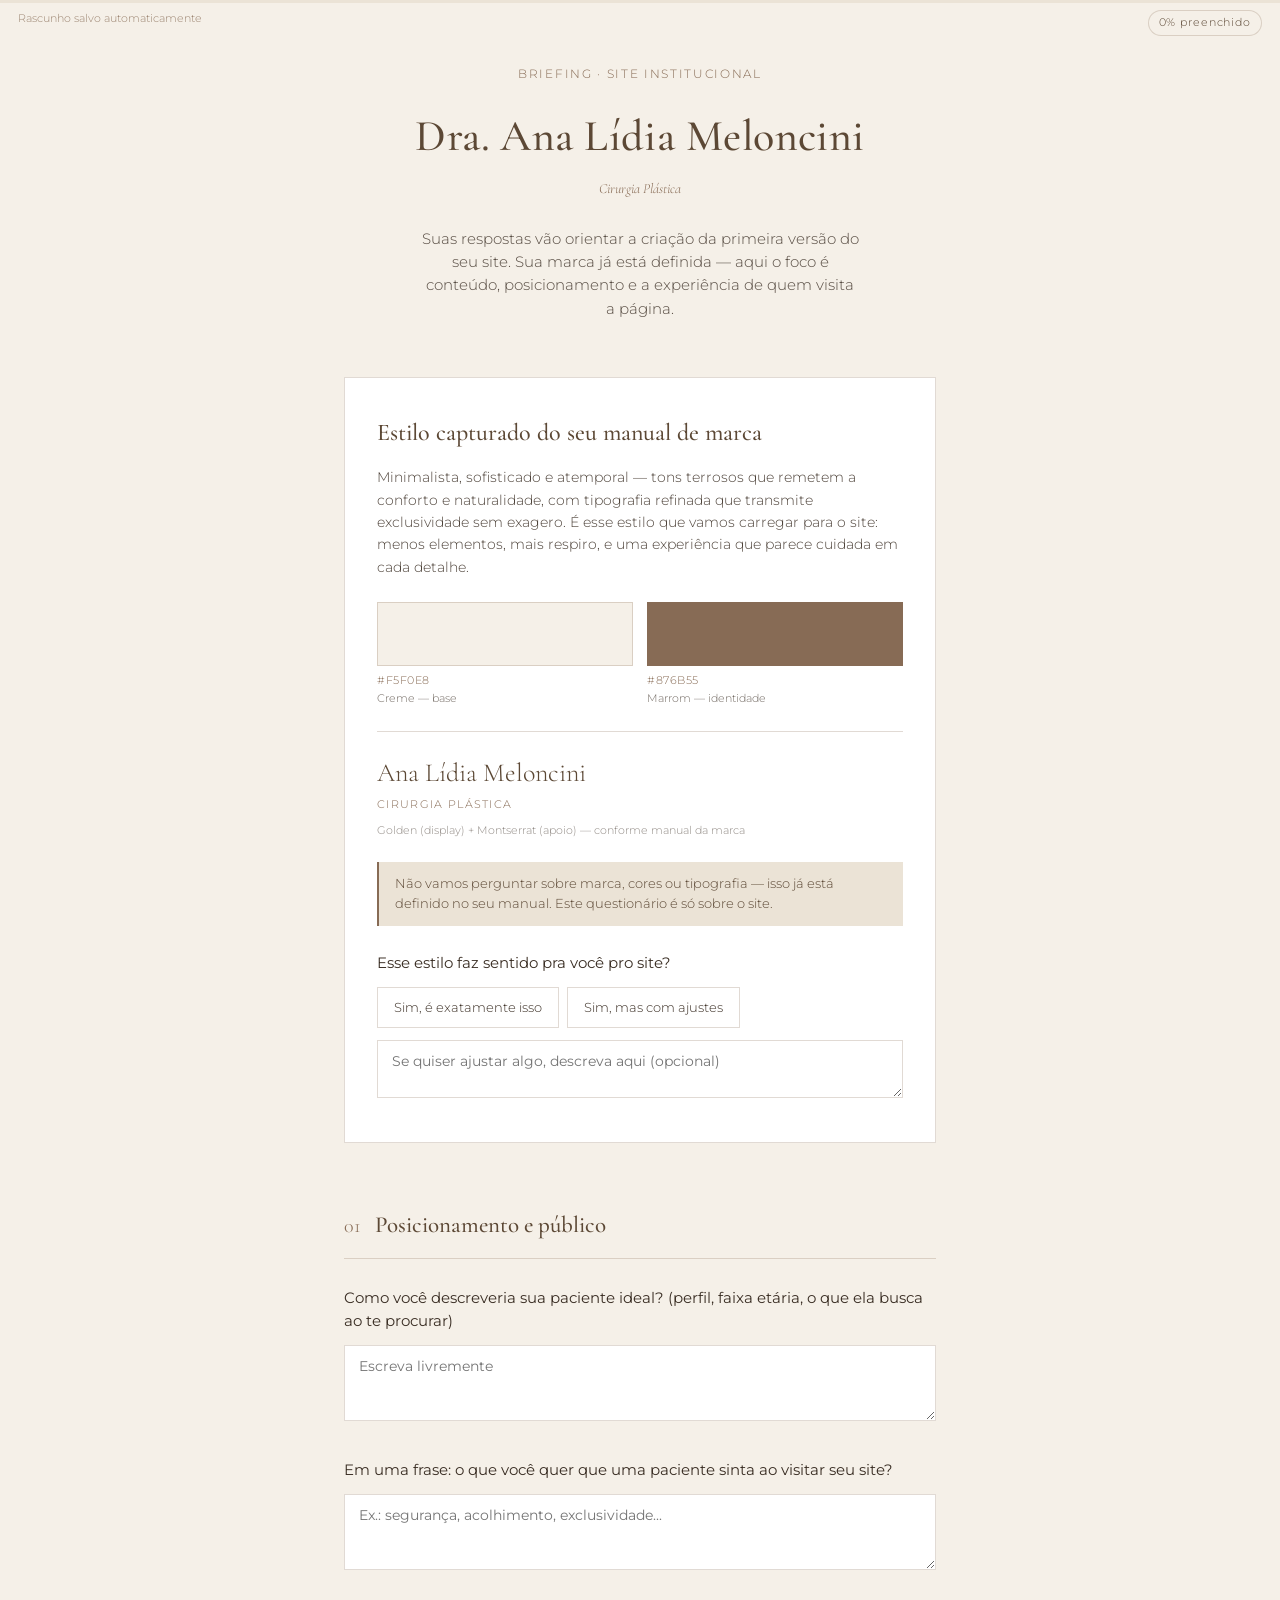
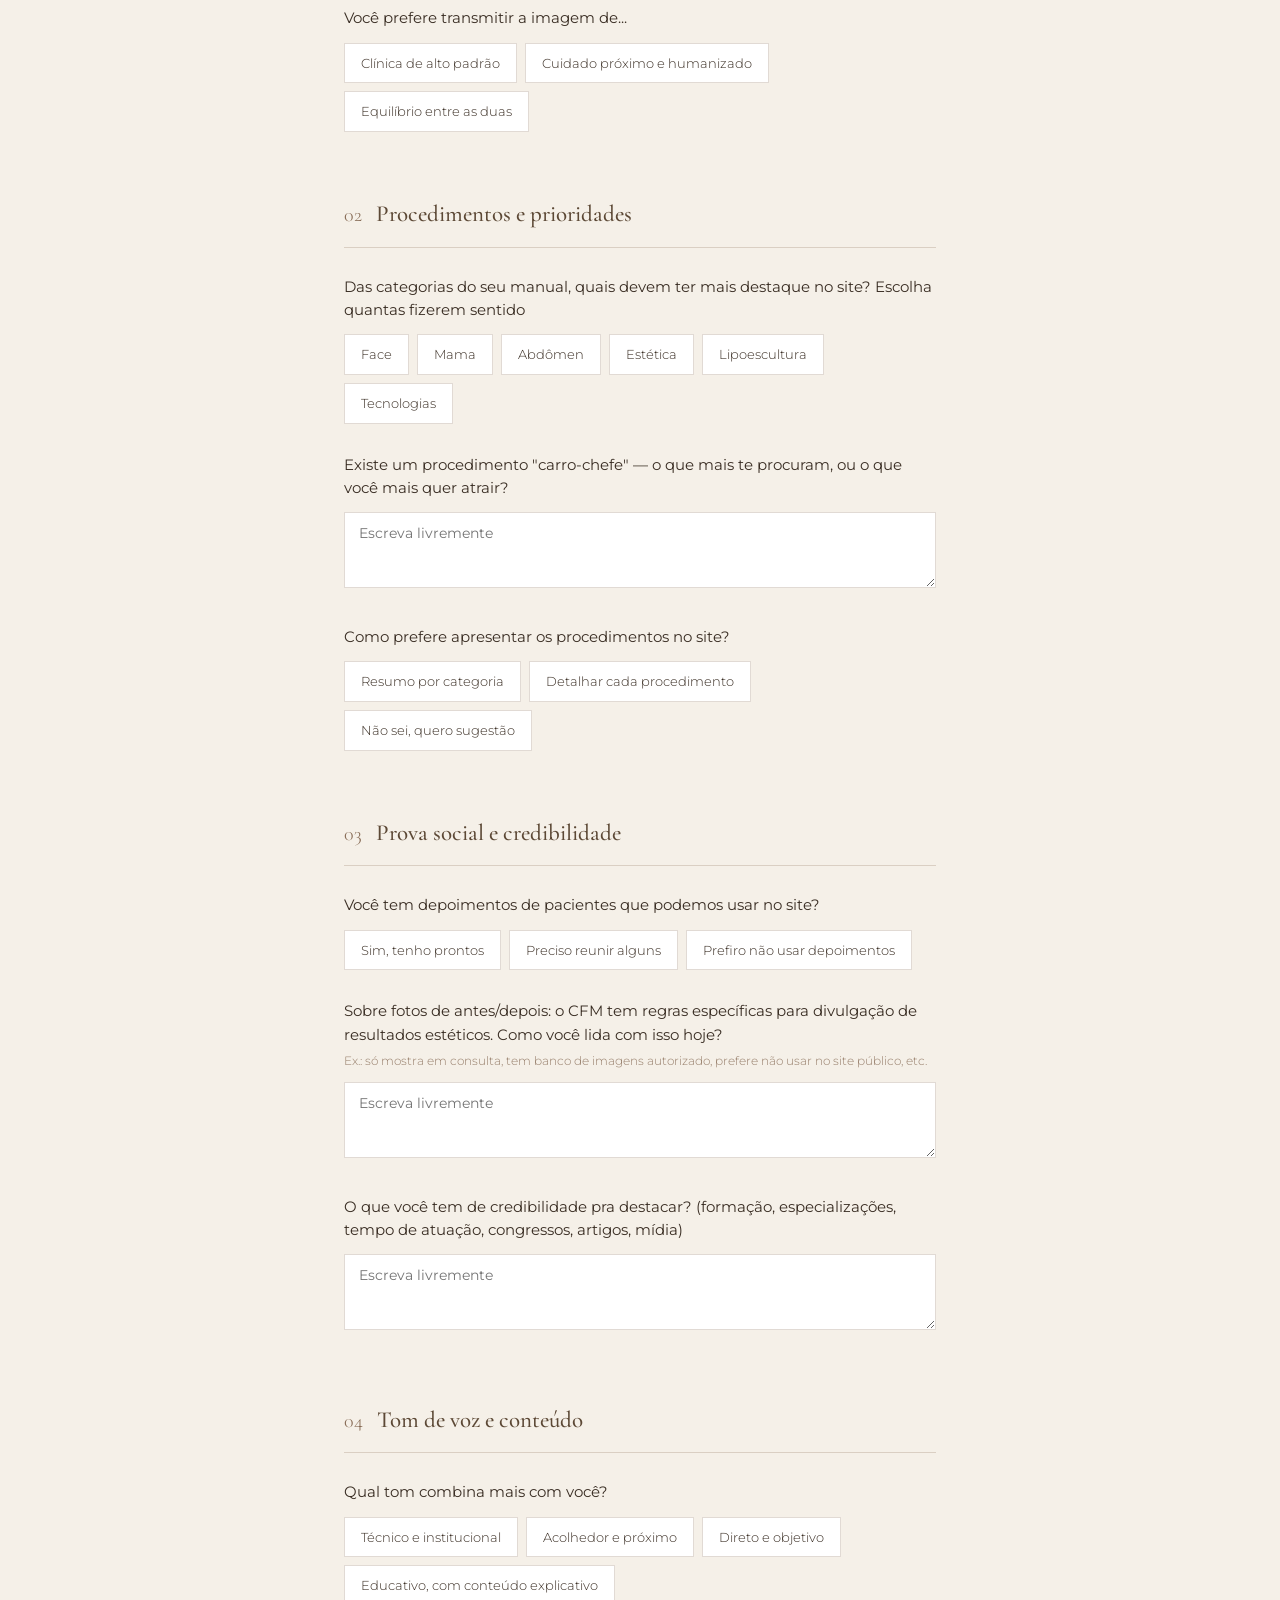
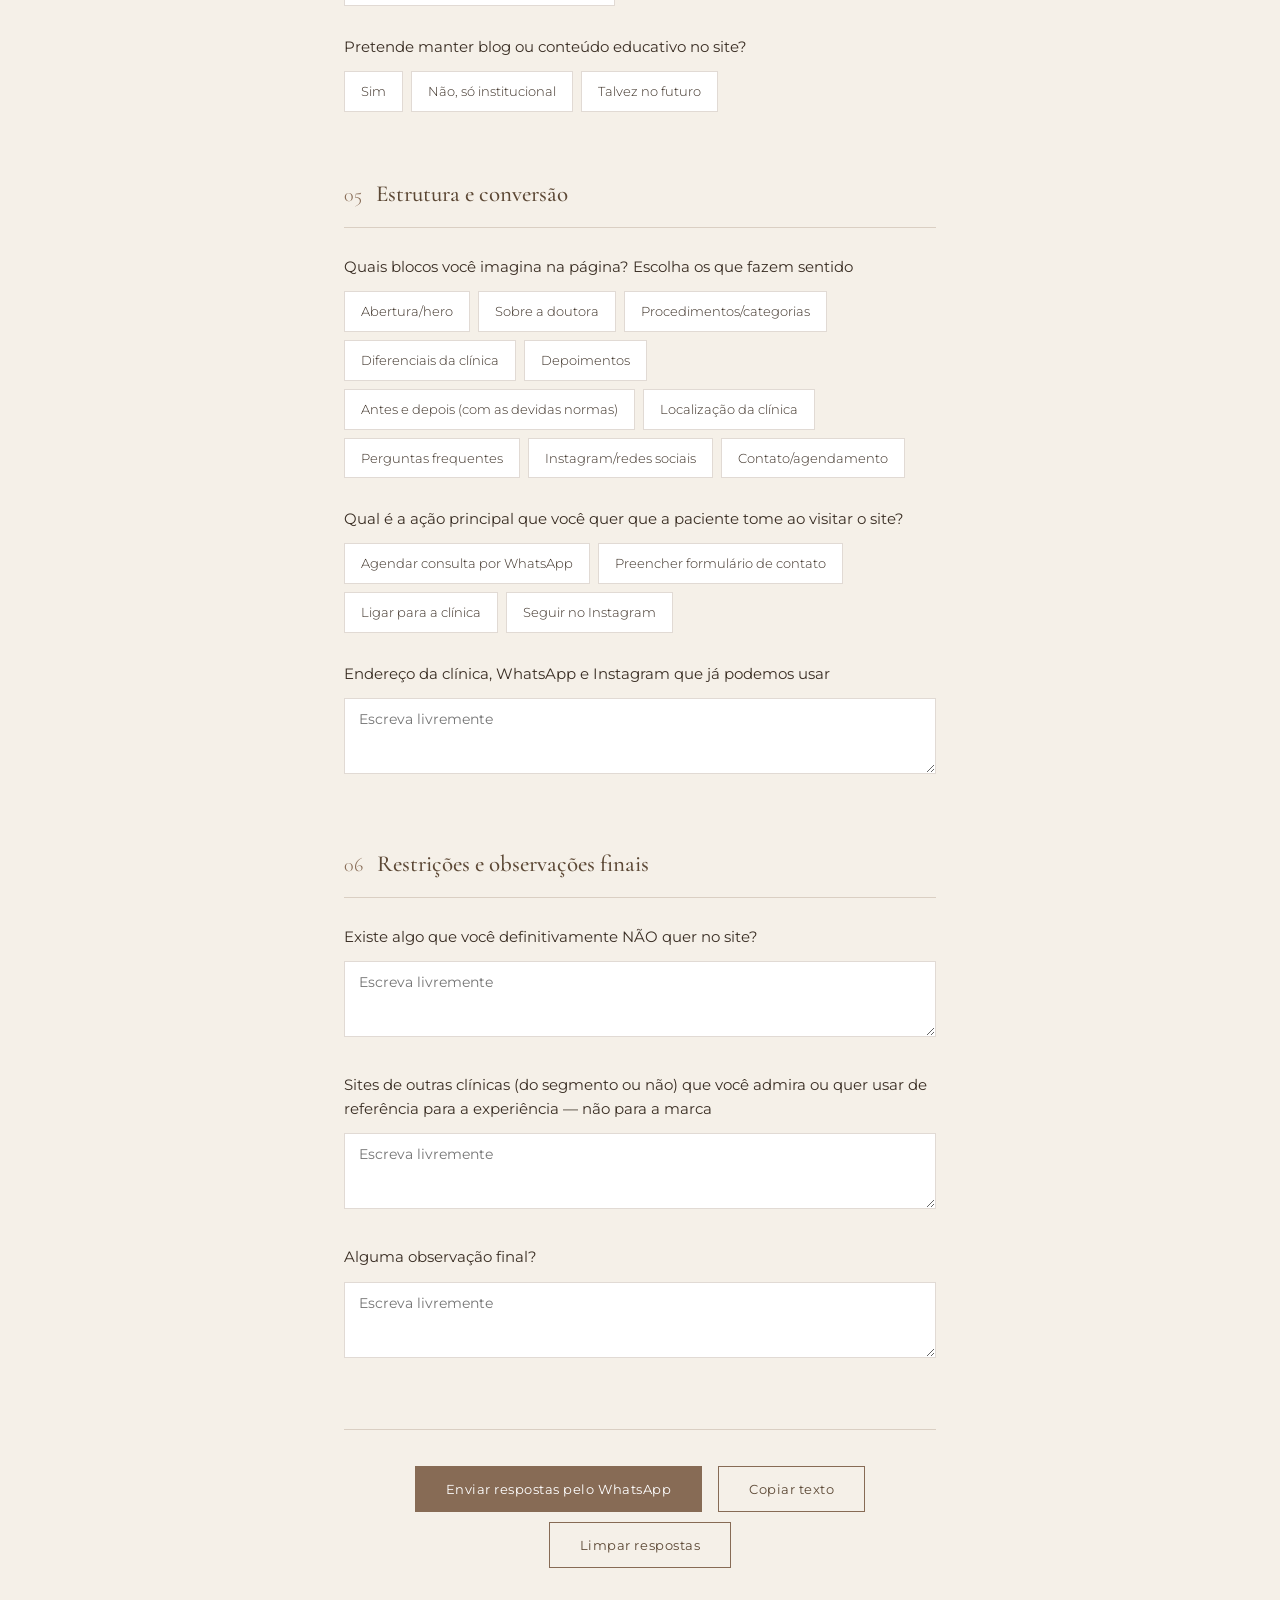
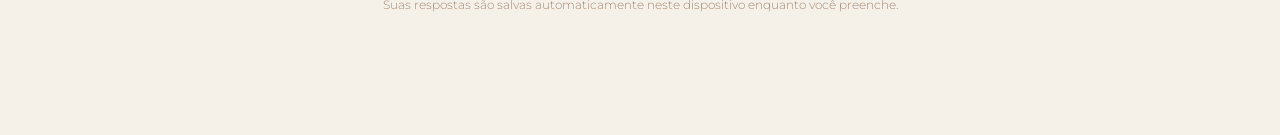
<file: dra-ana-lidia/index.html>
<!DOCTYPE html>
<html lang="pt-BR">
<head>
<meta charset="UTF-8">
<meta name="viewport" content="width=device-width, initial-scale=1.0">
<title>Briefing de Site — Dra. Ana Lídia Meloncini</title>
<link rel="preconnect" href="https://fonts.googleapis.com">
<link rel="preconnect" href="https://fonts.gstatic.com" crossorigin>
<link href="https://fonts.googleapis.com/css2?family=Cormorant+Garamond:ital,wght@0,400;0,500;0,600;1,400&family=Montserrat:wght@300;400;500;600&display=swap" rel="stylesheet">
<style>
  :root{
    --cream:#F5F0E8;
    --cream-deep:#EBE3D6;
    --brown:#876B55;
    --brown-deep:#5C4835;
    --ink:#3A2E24;
    --white:#FFFFFF;
    --line:rgba(135,107,85,0.25);
    --radius:2px;
  }
  *{box-sizing:border-box;}
  html{scroll-behavior:smooth;}
  body{
    margin:0;
    background:var(--cream);
    color:var(--ink);
    font-family:'Montserrat',sans-serif;
    font-weight:300;
    line-height:1.6;
    -webkit-font-smoothing:antialiased;
  }
  .serif{font-family:'Cormorant Garamond',serif;}

  /* progress bar */
  #progress-track{
    position:fixed;top:0;left:0;right:0;height:3px;
    background:var(--cream-deep);z-index:100;
  }
  #progress-fill{
    height:100%;width:0%;background:var(--brown);
    transition:width .35s ease;
  }
  #progress-label{
    position:fixed;top:10px;right:18px;z-index:100;
    font-size:11px;letter-spacing:.08em;color:var(--brown-deep);
    background:var(--cream);padding:3px 10px;border:1px solid var(--line);
    border-radius:20px;
  }
  #save-note{
    position:fixed;top:10px;left:18px;z-index:100;
    font-size:11px;color:var(--brown);opacity:.8;
  }

  .wrap{max-width:640px;margin:0 auto;padding:64px 24px 120px;}

  header.hero{text-align:center;margin-bottom:56px;}
  header.hero .eyebrow{
    font-size:12px;letter-spacing:.14em;color:var(--brown);
    text-transform:uppercase;margin-bottom:18px;
  }
  header.hero h1{
    font-family:'Cormorant Garamond',serif;
    font-weight:500;
    font-size:44px;
    margin:0 0 6px;
    color:var(--brown-deep);
    letter-spacing:.01em;
  }
  header.hero .role{
    font-size:14px;color:var(--brown);font-style:italic;
    font-family:'Cormorant Garamond',serif;
    margin-bottom:28px;
  }
  header.hero p{
    max-width:440px;margin:0 auto;font-size:14.5px;color:var(--ink);opacity:.85;
  }

  /* style-capture intro block */
  .style-card{
    background:var(--white);
    border:1px solid var(--line);
    padding:36px 32px;
    margin-bottom:64px;
  }
  .style-card h2{
    font-family:'Cormorant Garamond',serif;
    font-weight:500;font-size:24px;margin:0 0 14px;color:var(--brown-deep);
  }
  .style-card p{font-size:14px;margin:0 0 24px;color:var(--ink);opacity:.9;}
  .swatches{display:flex;gap:14px;margin-bottom:24px;flex-wrap:wrap;}
  .swatch{flex:1;min-width:120px;}
  .swatch .box{height:64px;border:1px solid var(--line);margin-bottom:6px;}
  .swatch .hex{font-size:11px;letter-spacing:.05em;color:var(--brown);}
  .swatch .name{font-size:11px;color:var(--ink);opacity:.7;}
  .font-preview{
    border-top:1px solid var(--line);padding-top:20px;margin-top:20px;
  }
  .font-preview .big{font-family:'Cormorant Garamond',serif;font-size:26px;color:var(--brown-deep);}
  .font-preview .small{font-family:'Montserrat',sans-serif;font-size:11px;letter-spacing:.12em;text-transform:uppercase;color:var(--brown);margin-top:2px;}
  .font-preview .caption{font-size:10.5px;color:var(--ink);opacity:.55;margin-top:10px;}
  .style-note{
    font-size:12.5px;color:var(--brown-deep);background:var(--cream-deep);
    padding:12px 16px;margin-top:22px;border-left:2px solid var(--brown);
  }

  section.q-section{margin-bottom:64px;}
  .q-section .section-head{
    display:flex;align-items:baseline;gap:14px;margin-bottom:28px;
    border-bottom:1px solid var(--line);padding-bottom:14px;
  }
  .q-section .num{
    font-family:'Cormorant Garamond',serif;font-size:20px;color:var(--brown);
  }
  .q-section h2{
    font-family:'Cormorant Garamond',serif;font-weight:500;
    font-size:23px;margin:0;color:var(--brown-deep);
  }

  .question{margin-bottom:30px;}
  .question label.q-label{
    display:block;font-size:14.5px;color:var(--ink);margin-bottom:12px;font-weight:400;
  }
  .question .q-hint{display:block;font-size:12px;color:var(--brown);opacity:.85;margin-top:-8px;margin-bottom:12px;}

  textarea{
    width:100%;min-height:76px;padding:12px 14px;
    background:var(--white);border:1px solid var(--line);
    font-family:'Montserrat',sans-serif;font-size:13.5px;color:var(--ink);
    resize:vertical;
  }
  textarea:focus{outline:none;border-color:var(--brown);}

  .pill-group{display:flex;flex-wrap:wrap;gap:8px;}
  .pill{
    padding:9px 16px;border:1px solid var(--line);background:var(--white);
    font-size:13px;color:var(--ink);cursor:pointer;user-select:none;
    transition:all .15s ease;
  }
  .pill:hover{border-color:var(--brown);}
  .pill.selected{background:var(--brown);border-color:var(--brown);color:var(--white);}
  .pill .sub{display:block;font-size:10.5px;opacity:.75;margin-top:2px;}

  footer.actions{
    border-top:1px solid var(--line);padding-top:36px;text-align:center;
  }
  .btn{
    display:inline-block;padding:14px 30px;font-size:13px;letter-spacing:.04em;
    border:1px solid var(--brown);cursor:pointer;background:none;
    font-family:'Montserrat',sans-serif;margin:0 6px 10px;
  }
  .btn-primary{background:var(--brown);color:var(--white);}
  .btn-primary:hover{background:var(--brown-deep);border-color:var(--brown-deep);}
  .btn-ghost{color:var(--brown-deep);}
  .btn-ghost:hover{background:var(--cream-deep);}
  footer.actions .save-msg{font-size:11.5px;color:var(--brown);opacity:.75;margin-top:18px;}

  #toast{
    position:fixed;bottom:24px;left:50%;transform:translateX(-50%) translateY(20px);
    background:var(--brown-deep);color:var(--white);padding:10px 20px;font-size:12.5px;
    opacity:0;pointer-events:none;transition:all .3s ease;z-index:200;
  }
  #toast.show{opacity:1;transform:translateX(-50%) translateY(0);}

  @media(max-width:480px){
    header.hero h1{font-size:32px;}
    .wrap{padding:52px 16px 100px;}
  }
</style>
</head>
<body>

<div id="progress-track"><div id="progress-fill"></div></div>
<div id="progress-label"><span id="progress-pct">0</span>% preenchido</div>
<div id="save-note">Rascunho salvo automaticamente</div>

<div class="wrap">

  <header class="hero">
    <div class="eyebrow">Briefing · Site institucional</div>
    <h1>Dra. Ana Lídia Meloncini</h1>
    <div class="role">Cirurgia Plástica</div>
    <p>Suas respostas vão orientar a criação da primeira versão do seu site. Sua marca já está definida — aqui o foco é conteúdo, posicionamento e a experiência de quem visita a página.</p>
  </header>

  <div class="style-card">
    <h2>Estilo capturado do seu manual de marca</h2>
    <p>Minimalista, sofisticado e atemporal — tons terrosos que remetem a conforto e naturalidade, com tipografia refinada que transmite exclusividade sem exagero. É esse estilo que vamos carregar para o site: menos elementos, mais respiro, e uma experiência que parece cuidada em cada detalhe.</p>

    <div class="swatches">
      <div class="swatch">
        <div class="box" style="background:#F5F0E8;"></div>
        <div class="hex">#F5F0E8</div>
        <div class="name">Creme — base</div>
      </div>
      <div class="swatch">
        <div class="box" style="background:#876B55;"></div>
        <div class="hex">#876B55</div>
        <div class="name">Marrom — identidade</div>
      </div>
    </div>

    <div class="font-preview">
      <div class="big">Ana Lídia Meloncini</div>
      <div class="small">Cirurgia Plástica</div>
      <div class="caption">Golden (display) + Montserrat (apoio) — conforme manual da marca</div>
    </div>

    <div class="style-note">Não vamos perguntar sobre marca, cores ou tipografia — isso já está definido no seu manual. Este questionário é só sobre o site.</div>

    <div class="question" style="margin-top:26px;margin-bottom:0;">
      <label class="q-label">Esse estilo faz sentido pra você pro site?</label>
      <div class="pill-group" data-mode="single" data-id="estilo_validacao">
        <div class="pill" data-value="Sim, é exatamente isso">Sim, é exatamente isso</div>
        <div class="pill" data-value="Sim, mas com ajustes">Sim, mas com ajustes</div>
      </div>
      <textarea data-id="estilo_validacao_obs" placeholder="Se quiser ajustar algo, descreva aqui (opcional)" style="margin-top:12px;min-height:50px;"></textarea>
    </div>
  </div>

  <!-- 01 -->
  <section class="q-section">
    <div class="section-head"><span class="num">01</span><h2>Posicionamento e público</h2></div>

    <div class="question">
      <label class="q-label">Como você descreveria sua paciente ideal? (perfil, faixa etária, o que ela busca ao te procurar)</label>
      <textarea data-id="publico_perfil" placeholder="Escreva livremente"></textarea>
    </div>

    <div class="question">
      <label class="q-label">Em uma frase: o que você quer que uma paciente sinta ao visitar seu site?</label>
      <textarea data-id="publico_sensacao" placeholder="Ex.: segurança, acolhimento, exclusividade..."></textarea>
    </div>

    <div class="question">
      <label class="q-label">Você prefere transmitir a imagem de...</label>
      <div class="pill-group" data-mode="single" data-id="publico_posicionamento">
        <div class="pill" data-value="Clínica de alto padrão">Clínica de alto padrão</div>
        <div class="pill" data-value="Cuidado próximo e humanizado">Cuidado próximo e humanizado</div>
        <div class="pill" data-value="Equilíbrio entre as duas">Equilíbrio entre as duas</div>
      </div>
    </div>
  </section>

  <!-- 02 -->
  <section class="q-section">
    <div class="section-head"><span class="num">02</span><h2>Procedimentos e prioridades</h2></div>

    <div class="question">
      <label class="q-label">Das categorias do seu manual, quais devem ter mais destaque no site? Escolha quantas fizerem sentido</label>
      <div class="pill-group" data-mode="multi" data-id="proc_categorias">
        <div class="pill" data-value="Face">Face</div>
        <div class="pill" data-value="Mama">Mama</div>
        <div class="pill" data-value="Abdômen">Abdômen</div>
        <div class="pill" data-value="Estética">Estética</div>
        <div class="pill" data-value="Lipoescultura">Lipoescultura</div>
        <div class="pill" data-value="Tecnologias">Tecnologias</div>
      </div>
    </div>

    <div class="question">
      <label class="q-label">Existe um procedimento "carro-chefe" — o que mais te procuram, ou o que você mais quer atrair?</label>
      <textarea data-id="proc_carro_chefe" placeholder="Escreva livremente"></textarea>
    </div>

    <div class="question">
      <label class="q-label">Como prefere apresentar os procedimentos no site?</label>
      <div class="pill-group" data-mode="single" data-id="proc_profundidade">
        <div class="pill" data-value="Resumo por categoria">Resumo por categoria</div>
        <div class="pill" data-value="Detalhar cada procedimento">Detalhar cada procedimento</div>
        <div class="pill" data-value="Não sei, quero sugestão">Não sei, quero sugestão</div>
      </div>
    </div>
  </section>

  <!-- 03 -->
  <section class="q-section">
    <div class="section-head"><span class="num">03</span><h2>Prova social e credibilidade</h2></div>

    <div class="question">
      <label class="q-label">Você tem depoimentos de pacientes que podemos usar no site?</label>
      <div class="pill-group" data-mode="single" data-id="prova_depoimentos">
        <div class="pill" data-value="Sim, tenho prontos">Sim, tenho prontos</div>
        <div class="pill" data-value="Preciso reunir alguns">Preciso reunir alguns</div>
        <div class="pill" data-value="Prefiro não usar depoimentos">Prefiro não usar depoimentos</div>
      </div>
    </div>

    <div class="question">
      <label class="q-label">Sobre fotos de antes/depois: o CFM tem regras específicas para divulgação de resultados estéticos. Como você lida com isso hoje?</label>
      <span class="q-hint">Ex.: só mostra em consulta, tem banco de imagens autorizado, prefere não usar no site público, etc.</span>
      <textarea data-id="prova_antes_depois" placeholder="Escreva livremente"></textarea>
    </div>

    <div class="question">
      <label class="q-label">O que você tem de credibilidade pra destacar? (formação, especializações, tempo de atuação, congressos, artigos, mídia)</label>
      <textarea data-id="prova_credibilidade" placeholder="Escreva livremente"></textarea>
    </div>
  </section>

  <!-- 04 -->
  <section class="q-section">
    <div class="section-head"><span class="num">04</span><h2>Tom de voz e conteúdo</h2></div>

    <div class="question">
      <label class="q-label">Qual tom combina mais com você?</label>
      <div class="pill-group" data-mode="single" data-id="tom_estilo">
        <div class="pill" data-value="Técnico e institucional">Técnico e institucional</div>
        <div class="pill" data-value="Acolhedor e próximo">Acolhedor e próximo</div>
        <div class="pill" data-value="Direto e objetivo">Direto e objetivo</div>
        <div class="pill" data-value="Educativo, com conteúdo explicativo">Educativo, com conteúdo explicativo</div>
      </div>
    </div>

    <div class="question">
      <label class="q-label">Pretende manter blog ou conteúdo educativo no site?</label>
      <div class="pill-group" data-mode="single" data-id="tom_conteudo">
        <div class="pill" data-value="Sim">Sim</div>
        <div class="pill" data-value="Não, só institucional">Não, só institucional</div>
        <div class="pill" data-value="Talvez no futuro">Talvez no futuro</div>
      </div>
    </div>
  </section>

  <!-- 05 -->
  <section class="q-section">
    <div class="section-head"><span class="num">05</span><h2>Estrutura e conversão</h2></div>

    <div class="question">
      <label class="q-label">Quais blocos você imagina na página? Escolha os que fazem sentido</label>
      <div class="pill-group" data-mode="multi" data-id="estrutura_blocos">
        <div class="pill" data-value="Abertura/hero">Abertura/hero</div>
        <div class="pill" data-value="Sobre a doutora">Sobre a doutora</div>
        <div class="pill" data-value="Procedimentos/categorias">Procedimentos/categorias</div>
        <div class="pill" data-value="Diferenciais da clínica">Diferenciais da clínica</div>
        <div class="pill" data-value="Depoimentos">Depoimentos</div>
        <div class="pill" data-value="Antes e depois (com as devidas normas)">Antes e depois (com as devidas normas)</div>
        <div class="pill" data-value="Localização da clínica">Localização da clínica</div>
        <div class="pill" data-value="Perguntas frequentes">Perguntas frequentes</div>
        <div class="pill" data-value="Instagram/redes sociais">Instagram/redes sociais</div>
        <div class="pill" data-value="Contato/agendamento">Contato/agendamento</div>
      </div>
    </div>

    <div class="question">
      <label class="q-label">Qual é a ação principal que você quer que a paciente tome ao visitar o site?</label>
      <div class="pill-group" data-mode="single" data-id="estrutura_cta">
        <div class="pill" data-value="Agendar consulta por WhatsApp">Agendar consulta por WhatsApp</div>
        <div class="pill" data-value="Preencher formulário de contato">Preencher formulário de contato</div>
        <div class="pill" data-value="Ligar para a clínica">Ligar para a clínica</div>
        <div class="pill" data-value="Seguir no Instagram">Seguir no Instagram</div>
      </div>
    </div>

    <div class="question">
      <label class="q-label">Endereço da clínica, WhatsApp e Instagram que já podemos usar</label>
      <textarea data-id="estrutura_dados" placeholder="Escreva livremente"></textarea>
    </div>
  </section>

  <!-- 06 -->
  <section class="q-section">
    <div class="section-head"><span class="num">06</span><h2>Restrições e observações finais</h2></div>

    <div class="question">
      <label class="q-label">Existe algo que você definitivamente NÃO quer no site?</label>
      <textarea data-id="final_restricoes" placeholder="Escreva livremente"></textarea>
    </div>

    <div class="question">
      <label class="q-label">Sites de outras clínicas (do segmento ou não) que você admira ou quer usar de referência para a experiência — não para a marca</label>
      <textarea data-id="final_referencias" placeholder="Escreva livremente"></textarea>
    </div>

    <div class="question">
      <label class="q-label">Alguma observação final?</label>
      <textarea data-id="final_obs" placeholder="Escreva livremente"></textarea>
    </div>
  </section>

  <footer class="actions">
    <button class="btn btn-primary" id="btn-send">Enviar respostas pelo WhatsApp</button>
    <button class="btn btn-ghost" id="btn-copy">Copiar texto</button>
    <button class="btn btn-ghost" id="btn-clear">Limpar respostas</button>
    <div class="save-msg">Suas respostas são salvas automaticamente neste dispositivo enquanto você preenche.</div>
  </footer>

</div>

<div id="toast"></div>

<script>
(function(){
  var STORAGE_KEY = "briefing-ana-lidia-meloncini";
  var WHATSAPP_NUMBER = "5511965572558"; // TODO: confirmar número (mesmo usado no briefing da Dra. Priscila)

  var QUESTIONS = [
    {id:"estilo_validacao", label:"Estilo do manual faz sentido pro site?"},
    {id:"estilo_validacao_obs", label:"Ajustes no estilo"},
    {id:"publico_perfil", label:"Paciente ideal"},
    {id:"publico_sensacao", label:"Sensação desejada no site"},
    {id:"publico_posicionamento", label:"Posicionamento"},
    {id:"proc_categorias", label:"Categorias em destaque"},
    {id:"proc_carro_chefe", label:"Procedimento carro-chefe"},
    {id:"proc_profundidade", label:"Profundidade dos procedimentos"},
    {id:"prova_depoimentos", label:"Depoimentos disponíveis"},
    {id:"prova_antes_depois", label:"Antes/depois"},
    {id:"prova_credibilidade", label:"Credibilidade a destacar"},
    {id:"tom_estilo", label:"Tom de voz"},
    {id:"tom_conteudo", label:"Blog/conteúdo educativo"},
    {id:"estrutura_blocos", label:"Blocos da página"},
    {id:"estrutura_cta", label:"Ação principal (CTA)"},
    {id:"estrutura_dados", label:"Endereço/WhatsApp/Instagram"},
    {id:"final_restricoes", label:"O que evitar"},
    {id:"final_referencias", label:"Referências de experiência"},
    {id:"final_obs", label:"Observações finais"}
  ];

  var REQUIRED = ["estilo_validacao","publico_perfil","publico_posicionamento","proc_categorias","proc_carro_chefe","prova_depoimentos","tom_estilo","estrutura_blocos","estrutura_cta"];

  var answers = {};

  function load(){
    try{
      var raw = localStorage.getItem(STORAGE_KEY);
      if(raw) answers = JSON.parse(raw);
    }catch(e){ answers = {}; }

    document.querySelectorAll("textarea[data-id]").forEach(function(el){
      var id = el.getAttribute("data-id");
      if(answers[id]) el.value = answers[id];
      el.addEventListener("input", function(){
        answers[id] = el.value;
        save();
      });
    });

    document.querySelectorAll(".pill-group").forEach(function(group){
      var id = group.getAttribute("data-id");
      var mode = group.getAttribute("data-mode");
      var saved = answers[id];
      var pills = group.querySelectorAll(".pill");
      pills.forEach(function(pill){
        var val = pill.getAttribute("data-value");
        if(mode === "multi" && Array.isArray(saved) && saved.indexOf(val) !== -1){
          pill.classList.add("selected");
        } else if(mode === "single" && saved === val){
          pill.classList.add("selected");
        }
        pill.addEventListener("click", function(){
          if(mode === "single"){
            pills.forEach(function(p){ p.classList.remove("selected"); });
            pill.classList.add("selected");
            answers[id] = val;
          } else {
            pill.classList.toggle("selected");
            var current = Array.isArray(answers[id]) ? answers[id].slice() : [];
            var idx = current.indexOf(val);
            if(pill.classList.contains("selected")){
              if(idx === -1) current.push(val);
            } else {
              if(idx !== -1) current.splice(idx,1);
            }
            answers[id] = current;
          }
          save();
        });
      });
    });

    updateProgress();
  }

  function save(){
    try{ localStorage.setItem(STORAGE_KEY, JSON.stringify(answers)); }catch(e){}
    updateProgress();
  }

  function isFilled(val){
    if(Array.isArray(val)) return val.length > 0;
    return typeof val === "string" && val.trim().length > 0;
  }

  function updateProgress(){
    var filled = 0;
    REQUIRED.forEach(function(id){ if(isFilled(answers[id])) filled++; });
    var pct = Math.round((filled / REQUIRED.length) * 100);
    document.getElementById("progress-fill").style.width = pct + "%";
    document.getElementById("progress-pct").textContent = pct;
  }

  function buildMessage(){
    var lines = ["*Briefing de Site — Dra. Ana Lídia Meloncini*",""];
    QUESTIONS.forEach(function(q){
      var val = answers[q.id];
      if(!isFilled(val)) return;
      var text = Array.isArray(val) ? val.join(", ") : val;
      lines.push("*" + q.label + "*");
      lines.push(text);
      lines.push("");
    });
    return lines.join("\n");
  }

  function showToast(msg){
    var t = document.getElementById("toast");
    t.textContent = msg;
    t.classList.add("show");
    setTimeout(function(){ t.classList.remove("show"); }, 2400);
  }

  document.getElementById("btn-send").addEventListener("click", function(){
    var msg = buildMessage();
    var url = "https://wa.me/" + WHATSAPP_NUMBER + "?text=" + encodeURIComponent(msg);
    window.open(url, "_blank");
  });

  document.getElementById("btn-copy").addEventListener("click", function(){
    var msg = buildMessage();
    navigator.clipboard.writeText(msg).then(function(){
      showToast("Texto copiado");
    }).catch(function(){
      showToast("Não foi possível copiar");
    });
  });

  document.getElementById("btn-clear").addEventListener("click", function(){
    if(!confirm("Tem certeza que quer limpar todas as respostas?")) return;
    answers = {};
    localStorage.removeItem(STORAGE_KEY);
    document.querySelectorAll("textarea[data-id]").forEach(function(el){ el.value = ""; });
    document.querySelectorAll(".pill.selected").forEach(function(p){ p.classList.remove("selected"); });
    updateProgress();
    showToast("Respostas limpas");
  });

  load();
})();
</script>

</body>
</html>
</file>
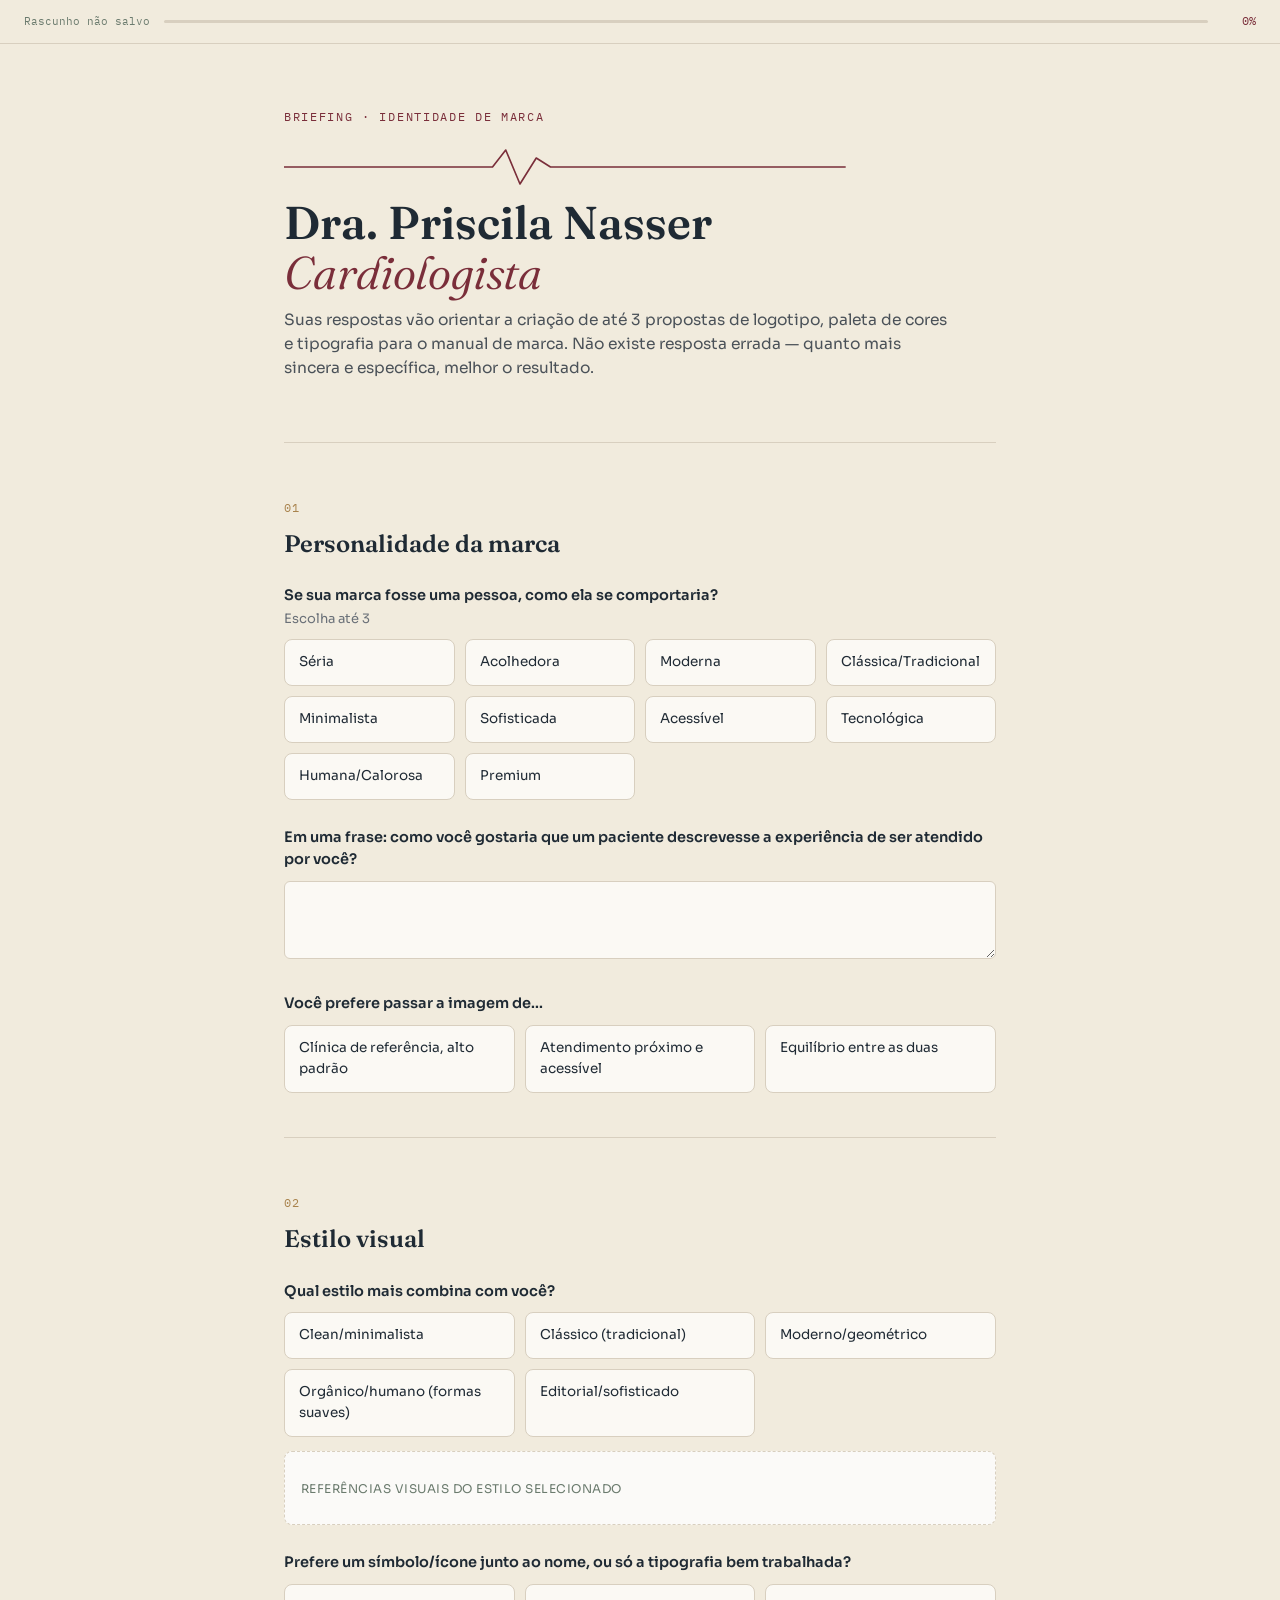
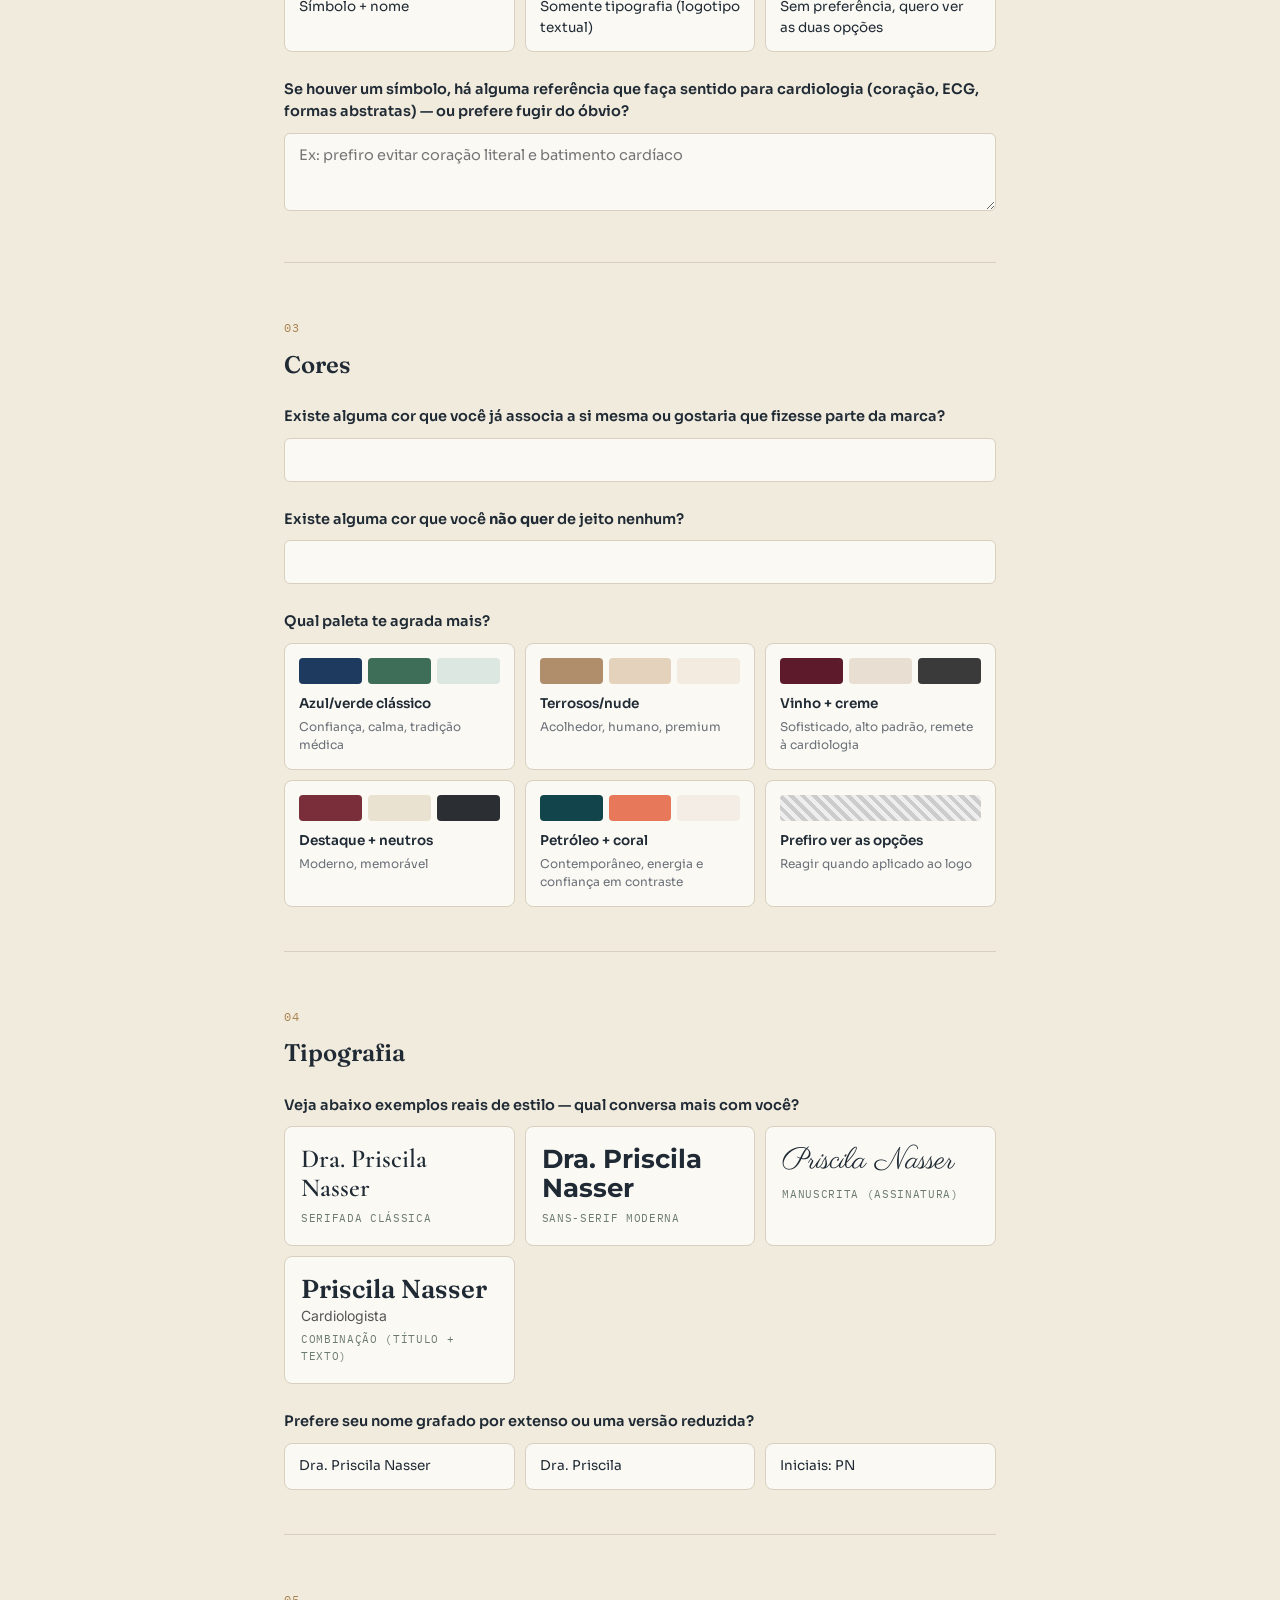
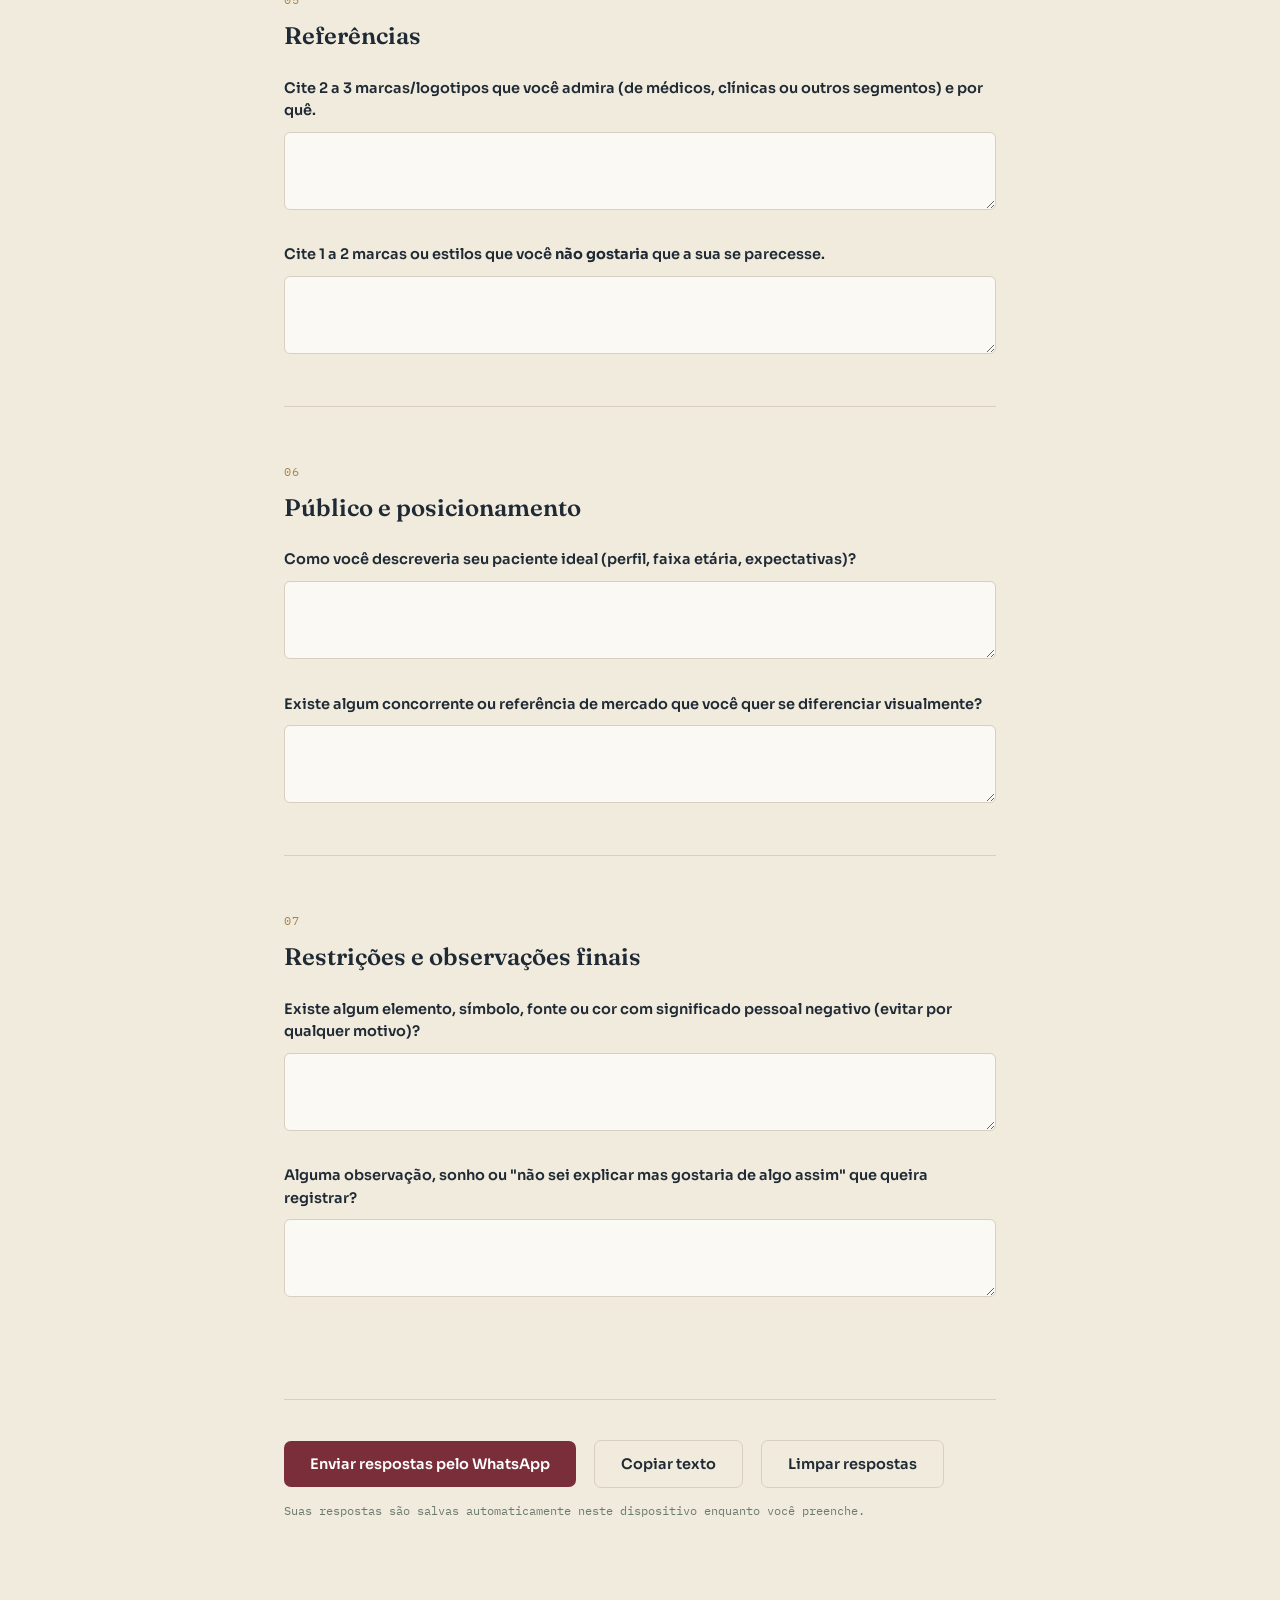
<file: dra-priscila-nasser/index.html>
<!DOCTYPE html>
<html lang="pt-BR">
<head>
<meta charset="UTF-8">
<meta name="viewport" content="width=device-width, initial-scale=1.0">
<title>Briefing de Marca — Dra. Priscila Nasser</title>
<link rel="preconnect" href="https://fonts.googleapis.com">
<link rel="preconnect" href="https://fonts.gstatic.com" crossorigin>
<link href="https://fonts.googleapis.com/css2?family=Fraunces:opsz,wght@9..144,340;9..144,500;9..144,600&family=Sora:wght@400;500;600;700&family=IBM+Plex+Mono:wght@400;500&family=Cormorant+Garamond:wght@400;600&family=Montserrat:wght@400;600;700&family=Parisienne&family=Inter:wght@400;600&display=swap" rel="stylesheet">
<style>
  :root{
    --ink:#1F2A34;
    --linen:#F1EBDD;
    --linen-2:#EAE2D0;
    --wine:#7A2E3A;
    --wine-dark:#5E2029;
    --gold:#A9834D;
    --sage:#6B7B6E;
    --line:#D8CFBF;
    --white:#FBF9F4;
  }
  *{box-sizing:border-box;}
  html,body{margin:0;padding:0;}
  body{
    background:var(--linen);
    color:var(--ink);
    font-family:'Sora',sans-serif;
    line-height:1.55;
    -webkit-font-smoothing:antialiased;
  }
  .wrap{max-width:760px;margin:0 auto;padding:0 24px 120px;}

  /* ---- Header ---- */
  header{padding:64px 0 32px;position:relative;}
  .eyebrow{
    font-family:'IBM Plex Mono',monospace;
    font-size:12px;
    letter-spacing:.14em;
    text-transform:uppercase;
    color:var(--wine);
    margin:0 0 18px;
  }
  h1{
    font-family:'Fraunces',serif;
    font-weight:600;
    font-size:clamp(32px,5vw,46px);
    line-height:1.08;
    margin:0 0 10px;
    color:var(--ink);
  }
  h1 em{font-style:italic;font-weight:340;color:var(--wine);}
  .sub{
    font-size:15.5px;
    color:#4A5158;
    max-width:56ch;
    margin:0 0 30px;
  }
  .ecg{width:100%;height:46px;display:block;margin-bottom:8px;}
  .ecg path{
    fill:none;
    stroke:var(--wine);
    stroke-width:1.6;
    stroke-linecap:round;
    stroke-linejoin:round;
    stroke-dasharray:600;
    stroke-dashoffset:600;
    animation:draw 2.1s ease-out forwards .3s;
  }
  @keyframes draw{to{stroke-dashoffset:0;}}
  @media (prefers-reduced-motion: reduce){
    .ecg path{animation:none;stroke-dashoffset:0;}
  }

  /* ---- Progress ---- */
  .progress-bar{
    position:sticky;top:0;z-index:20;
    background:rgba(241,235,221,.92);
    backdrop-filter:blur(6px);
    border-bottom:1px solid var(--line);
    padding:12px 24px;
    display:flex;align-items:center;gap:14px;
  }
  .progress-bar .track{flex:1;height:3px;background:var(--line);border-radius:2px;overflow:hidden;}
  .progress-bar .fill{height:100%;background:var(--wine);width:0%;transition:width .3s ease;}
  .progress-bar .pct{font-family:'IBM Plex Mono',monospace;font-size:12px;color:var(--wine);min-width:34px;text-align:right;}
  .progress-bar .status{font-family:'IBM Plex Mono',monospace;font-size:11px;color:var(--sage);white-space:nowrap;}

  /* ---- Sections ---- */
  section.q{
    padding:44px 0;
    border-top:1px solid var(--line);
  }
  .num{
    font-family:'IBM Plex Mono',monospace;
    font-size:12px;
    color:var(--gold);
    letter-spacing:.08em;
    margin-bottom:8px;
  }
  h2{
    font-family:'Fraunces',serif;
    font-weight:600;
    font-size:24px;
    margin:0 0 22px;
    color:var(--ink);
  }
  .q-item{margin-bottom:26px;}
  .q-item:last-child{margin-bottom:0;}
  label.qtext{
    display:block;
    font-size:14.5px;
    font-weight:600;
    color:var(--ink);
    margin-bottom:10px;
  }
  .hint{font-weight:400;color:#6A7078;font-size:13px;display:block;margin-top:2px;}

  textarea, input[type="text"]{
    width:100%;
    font-family:'Sora',sans-serif;
    font-size:14.5px;
    color:var(--ink);
    background:var(--white);
    border:1px solid var(--line);
    border-radius:6px;
    padding:12px 14px;
    resize:vertical;
    transition:border-color .15s ease;
  }
  textarea:focus, input[type="text"]:focus{
    outline:none;
    border-color:var(--wine);
  }
  textarea{min-height:78px;}

  /* option grids */
  .opt-grid{display:grid;grid-template-columns:repeat(auto-fill,minmax(160px,1fr));gap:10px;}
  .opt-grid.narrow{grid-template-columns:repeat(auto-fill,minmax(200px,1fr));}
  .opt{
    position:relative;
    border:1px solid var(--line);
    background:var(--white);
    border-radius:8px;
    padding:12px 14px;
    cursor:pointer;
    font-size:13.5px;
    transition:border-color .15s ease, background .15s ease;
  }
  .opt input{position:absolute;opacity:0;pointer-events:none;}
  .opt:hover{border-color:var(--gold);}
  .opt.checked{border-color:var(--wine);background:#FBF3F0;}
  .opt.checked::after{
    content:"✓";
    position:absolute;top:8px;right:10px;
    font-size:11px;color:var(--wine);font-weight:700;
  }

  /* color palette swatches */
  .palette-opt{padding:14px;}
  .swatch-row{display:flex;gap:6px;margin-bottom:10px;height:26px;}
  .swatch-row span{flex:1;border-radius:4px;}
  .palette-name{font-weight:600;font-size:13.5px;}
  .palette-desc{font-size:12px;color:#6A7078;margin-top:3px;}

  /* font preview cards */
  .font-opt{padding:18px 16px;}
  .font-preview{
    font-size:26px;
    margin-bottom:8px;
    color:var(--ink);
    line-height:1.1;
  }
  .font-label{font-family:'IBM Plex Mono',monospace;font-size:11px;letter-spacing:.06em;text-transform:uppercase;color:var(--sage);}
  .font-combo .font-preview span:first-child{display:block;font-family:'Fraunces',serif;font-weight:600;}
  .font-combo .font-preview span:last-child{display:block;font-family:'Inter',sans-serif;font-size:14px;color:#555;margin-top:4px;}

  /* estilo visual — referências de sites por estilo */
  .style-refs{
    margin-top:14px;
    padding:16px;
    border:1px dashed var(--line);
    border-radius:8px;
    background:#FBFAF8;
  }
  .style-refs-title{font-size:12px;letter-spacing:.04em;text-transform:uppercase;color:var(--sage);margin-bottom:10px;}
  .style-refs-grid{display:grid;grid-template-columns:1fr;gap:12px;}
  .style-ref-card{
    position:relative;
    width:100%;
    border-radius:8px;
    overflow:hidden;
    cursor:pointer;
    border:3px solid transparent;
    box-sizing:border-box;
    transition:border-color .15s ease, box-shadow .15s ease;
  }
  .style-ref-card.selected{border-color:var(--wine);box-shadow:0 0 0 1px var(--wine);}
  .style-ref-img{width:100%;height:auto;display:block;background:#EEE;}
  .style-ref-name{
    position:absolute;
    left:0; right:0; bottom:0;
    padding:10px 14px;
    font-size:14px;
    font-weight:600;
    color:#fff;
    background:linear-gradient(to top, rgba(0,0,0,.65), rgba(0,0,0,0));
  }

  /* checkbox pill list (aplicações) */
  .pill-list{display:flex;flex-wrap:wrap;gap:8px;}
  .pill{
    border:1px solid var(--line);
    background:var(--white);
    border-radius:20px;
    padding:8px 14px;
    font-size:13px;
    cursor:pointer;
  }
  .pill input{position:absolute;opacity:0;pointer-events:none;}
  .pill.checked{background:var(--wine);border-color:var(--wine);color:#fff;}

  /* footer / submit */
  .submit-zone{
    margin-top:50px;
    padding-top:40px;
    border-top:1px solid var(--line);
  }
  .btn{
    font-family:'Sora',sans-serif;
    font-weight:600;
    font-size:14.5px;
    border:none;
    border-radius:7px;
    padding:14px 26px;
    cursor:pointer;
    transition:transform .1s ease, opacity .15s ease;
  }
  .btn:active{transform:scale(.98);}
  .btn-primary{background:var(--wine);color:#fff;}
  .btn-primary:hover{background:var(--wine-dark);}
  .btn-ghost{background:transparent;color:var(--ink);border:1px solid var(--line);margin-left:10px;}
  .btn-ghost:hover{border-color:var(--gold);}
  .btn-row{display:flex;flex-wrap:wrap;align-items:center;gap:8px;}

  .autosave-note{
    font-family:'IBM Plex Mono',monospace;
    font-size:11.5px;
    color:var(--sage);
    margin-top:14px;
  }

  .preview-box{
    margin-top:24px;
    background:var(--white);
    border:1px solid var(--line);
    border-radius:8px;
    padding:18px 20px;
    display:none;
  }
  .preview-box.show{display:block;}
  .preview-box pre{
    white-space:pre-wrap;
    font-family:'IBM Plex Mono',monospace;
    font-size:12.5px;
    line-height:1.6;
    color:var(--ink);
    margin:0;
  }
  .preview-title{font-family:'IBM Plex Mono',monospace;font-size:11px;text-transform:uppercase;letter-spacing:.08em;color:var(--wine);margin-bottom:12px;}

  .toast{
    position:fixed;bottom:24px;left:50%;transform:translateX(-50%) translateY(20px);
    background:var(--ink);color:var(--linen);
    padding:12px 20px;border-radius:8px;
    font-size:13.5px;font-family:'Sora',sans-serif;
    opacity:0;pointer-events:none;
    transition:opacity .25s ease, transform .25s ease;
    z-index:50;
  }
  .toast.show{opacity:1;transform:translateX(-50%) translateY(0);}

  @media (max-width:600px){
    header{padding:44px 0 24px;}
    .opt-grid, .opt-grid.narrow{grid-template-columns:1fr 1fr;}
  }
</style>
</head>
<body>

<div class="progress-bar">
  <span class="status" id="statusLabel">Rascunho não salvo</span>
  <div class="track"><div class="fill" id="progressFill"></div></div>
  <span class="pct" id="progressPct">0%</span>
</div>

<div class="wrap">
  <header>
    <p class="eyebrow">Briefing · Identidade de marca</p>
    <svg class="ecg" viewBox="0 0 700 46" preserveAspectRatio="none">
      <path d="M0,23 L180,23 L205,23 L218,6 L232,40 L248,14 L262,23 L290,23 L700,23"/>
    </svg>
    <h1>Dra. Priscila Nasser<br><em>Cardiologista</em></h1>
    <p class="sub">Suas respostas vão orientar a criação de até 3 propostas de logotipo, paleta de cores e tipografia para o manual de marca. Não existe resposta errada — quanto mais sincera e específica, melhor o resultado.</p>
  </header>

  <!-- 1. Personalidade -->
  <section class="q" id="sec1">
    <p class="num">01</p>
    <h2>Personalidade da marca</h2>

    <div class="q-item">
      <label class="qtext">Se sua marca fosse uma pessoa, como ela se comportaria?
        <span class="hint">Escolha até 3</span>
      </label>
      <div class="opt-grid" data-group="persona" data-limit="3">
        <label class="opt"><input type="checkbox" value="Séria"><span>Séria</span></label>
        <label class="opt"><input type="checkbox" value="Acolhedora"><span>Acolhedora</span></label>
        <label class="opt"><input type="checkbox" value="Moderna"><span>Moderna</span></label>
        <label class="opt"><input type="checkbox" value="Clássica/Tradicional"><span>Clássica/Tradicional</span></label>
        <label class="opt"><input type="checkbox" value="Minimalista"><span>Minimalista</span></label>
        <label class="opt"><input type="checkbox" value="Sofisticada"><span>Sofisticada</span></label>
        <label class="opt"><input type="checkbox" value="Acessível"><span>Acessível</span></label>
        <label class="opt"><input type="checkbox" value="Tecnológica"><span>Tecnológica</span></label>
        <label class="opt"><input type="checkbox" value="Humana/Calorosa"><span>Humana/Calorosa</span></label>
        <label class="opt"><input type="checkbox" value="Premium"><span>Premium</span></label>
      </div>
    </div>

    <div class="q-item">
      <label class="qtext" for="p12">Em uma frase: como você gostaria que um paciente descrevesse a experiência de ser atendido por você?</label>
      <textarea id="p12" data-field="p12"></textarea>
    </div>

    <div class="q-item">
      <label class="qtext">Você prefere passar a imagem de...</label>
      <div class="opt-grid narrow" data-group="posicionamento" data-radio="true">
        <label class="opt"><input type="radio" name="posicionamento" value="Clínica de referência, alto padrão"><span>Clínica de referência, alto padrão</span></label>
        <label class="opt"><input type="radio" name="posicionamento" value="Atendimento próximo e acessível"><span>Atendimento próximo e acessível</span></label>
        <label class="opt"><input type="radio" name="posicionamento" value="Equilíbrio entre as duas"><span>Equilíbrio entre as duas</span></label>
      </div>
    </div>
  </section>

  <!-- 2. Estilo visual -->
  <section class="q" id="sec2">
    <p class="num">02</p>
    <h2>Estilo visual</h2>

    <div class="q-item">
      <label class="qtext">Qual estilo mais combina com você?</label>
      <div class="opt-grid narrow" data-group="estilo" data-radio="true">
        <label class="opt" data-style="clean"><input type="radio" name="estilo" value="Clean/minimalista"><span>Clean/minimalista</span></label>
        <label class="opt" data-style="classico"><input type="radio" name="estilo" value="Clássico"><span>Clássico (tradicional)</span></label>
        <label class="opt" data-style="moderno"><input type="radio" name="estilo" value="Moderno/geométrico"><span>Moderno/geométrico</span></label>
        <label class="opt" data-style="organico"><input type="radio" name="estilo" value="Orgânico/humano"><span>Orgânico/humano (formas suaves)</span></label>
        <label class="opt" data-style="editorial"><input type="radio" name="estilo" value="Editorial/sofisticado"><span>Editorial/sofisticado</span></label>
      </div>

      <div class="style-refs" id="styleRefs">
        <p class="style-refs-title">Referências visuais do estilo selecionado</p>
        <div class="style-refs-grid" id="styleRefsGrid"></div>
      </div>
    </div>

    <div class="q-item">
      <label class="qtext">Prefere um símbolo/ícone junto ao nome, ou só a tipografia bem trabalhada?</label>
      <div class="opt-grid narrow" data-group="simbolo" data-radio="true">
        <label class="opt"><input type="radio" name="simbolo" value="Símbolo + nome"><span>Símbolo + nome</span></label>
        <label class="opt"><input type="radio" name="simbolo" value="Somente tipografia (logotipo textual)"><span>Somente tipografia (logotipo textual)</span></label>
        <label class="opt"><input type="radio" name="simbolo" value="Sem preferência, quero ver as duas opções"><span>Sem preferência, quero ver as duas opções</span></label>
      </div>
    </div>

    <div class="q-item">
      <label class="qtext" for="s23">Se houver um símbolo, há alguma referência que faça sentido para cardiologia (coração, ECG, formas abstratas) — ou prefere fugir do óbvio?</label>
      <textarea id="s23" data-field="s23" placeholder="Ex: prefiro evitar coração literal e batimento cardíaco"></textarea>
    </div>
  </section>

  <!-- 3. Cores -->
  <section class="q" id="sec3">
    <p class="num">03</p>
    <h2>Cores</h2>

    <div class="q-item">
      <label class="qtext" for="c31">Existe alguma cor que você já associa a si mesma ou gostaria que fizesse parte da marca?</label>
      <input type="text" id="c31" data-field="c31">
    </div>

    <div class="q-item">
      <label class="qtext" for="c32">Existe alguma cor que você <strong>não quer</strong> de jeito nenhum?</label>
      <input type="text" id="c32" data-field="c32">
    </div>

    <div class="q-item">
      <label class="qtext">Qual paleta te agrada mais?</label>
      <div class="opt-grid narrow" data-group="paleta" data-radio="true">
        <label class="opt palette-opt">
          <input type="radio" name="paleta" value="Azul/verde clássico da área médica">
          <div class="swatch-row"><span style="background:#1E3A5F"></span><span style="background:#3E6E58"></span><span style="background:#DDE7E2"></span></div>
          <div class="palette-name">Azul/verde clássico</div>
          <div class="palette-desc">Confiança, calma, tradição médica</div>
        </label>
        <label class="opt palette-opt">
          <input type="radio" name="paleta" value="Terrosos/nude">
          <div class="swatch-row"><span style="background:#B08D6B"></span><span style="background:#E4D2BC"></span><span style="background:#F3EAE0"></span></div>
          <div class="palette-name">Terrosos/nude</div>
          <div class="palette-desc">Acolhedor, humano, premium</div>
        </label>
        <label class="opt palette-opt">
          <input type="radio" name="paleta" value="Vinho profundo com creme">
          <div class="swatch-row"><span style="background:#5C1A2B"></span><span style="background:#E8DED2"></span><span style="background:#3A3A3A"></span></div>
          <div class="palette-name">Vinho + creme</div>
          <div class="palette-desc">Sofisticado, alto padrão, remete à cardiologia</div>
        </label>
        <label class="opt palette-opt">
          <input type="radio" name="paleta" value="Cor vibrante de destaque + neutros">
          <div class="swatch-row"><span style="background:#7A2E3A"></span><span style="background:#EAE2D0"></span><span style="background:#2B2F33"></span></div>
          <div class="palette-name">Destaque + neutros</div>
          <div class="palette-desc">Moderno, memorável</div>
        </label>
        <label class="opt palette-opt">
          <input type="radio" name="paleta" value="Petróleo com coral">
          <div class="swatch-row"><span style="background:#12454B"></span><span style="background:#E8785A"></span><span style="background:#F4EDE6"></span></div>
          <div class="palette-name">Petróleo + coral</div>
          <div class="palette-desc">Contemporâneo, energia e confiança em contraste</div>
        </label>
        <label class="opt palette-opt">
          <input type="radio" name="paleta" value="Sem preferência definida, quero ver as opções">
          <div class="swatch-row"><span style="background:repeating-linear-gradient(45deg,#ccc,#ccc 4px,#eee 4px,#eee 8px)"></span></div>
          <div class="palette-name">Prefiro ver as opções</div>
          <div class="palette-desc">Reagir quando aplicado ao logo</div>
        </label>
      </div>
    </div>
  </section>

  <!-- 4. Tipografia -->
  <section class="q" id="sec4">
    <p class="num">04</p>
    <h2>Tipografia</h2>

    <div class="q-item">
      <label class="qtext">Veja abaixo exemplos reais de estilo — qual conversa mais com você?</label>
      <div class="opt-grid narrow" data-group="fonte" data-radio="true">
        <label class="opt font-opt">
          <input type="radio" name="fonte" value="Serifada clássica (ex: Cormorant Garamond)">
          <div class="font-preview" style="font-family:'Cormorant Garamond',serif;font-weight:600;">Dra. Priscila Nasser</div>
          <div class="font-label">Serifada clássica</div>
        </label>
        <label class="opt font-opt">
          <input type="radio" name="fonte" value="Sans-serif moderna (ex: Montserrat)">
          <div class="font-preview" style="font-family:'Montserrat',sans-serif;font-weight:700;">Dra. Priscila Nasser</div>
          <div class="font-label">Sans-serif moderna</div>
        </label>
        <label class="opt font-opt">
          <input type="radio" name="fonte" value="Manuscrita/pessoal (ex: Parisienne), como assinatura">
          <div class="font-preview" style="font-family:'Parisienne',cursive;font-size:30px;">Priscila Nasser</div>
          <div class="font-label">Manuscrita (assinatura)</div>
        </label>
        <label class="opt font-opt font-combo">
          <input type="radio" name="fonte" value="Combinação: título serifado + texto sans-serif (ex: Fraunces + Inter)">
          <div class="font-preview">
            <span>Priscila Nasser</span>
            <span>Cardiologista</span>
          </div>
          <div class="font-label">Combinação (título + texto)</div>
        </label>
      </div>
    </div>

    <div class="q-item">
      <label class="qtext">Prefere seu nome grafado por extenso ou uma versão reduzida?</label>
      <div class="opt-grid narrow" data-group="nomeversao" data-radio="true">
        <label class="opt"><input type="radio" name="nomeversao" value="Nome completo: Dra. Priscila Nasser"><span>Dra. Priscila Nasser</span></label>
        <label class="opt"><input type="radio" name="nomeversao" value="Versão reduzida: Dra. Priscila"><span>Dra. Priscila</span></label>
        <label class="opt"><input type="radio" name="nomeversao" value="Iniciais: PN"><span>Iniciais: PN</span></label>
      </div>
    </div>
  </section>

  <!-- 5. Referências -->
  <section class="q" id="sec5">
    <p class="num">05</p>
    <h2>Referências</h2>

    <div class="q-item">
      <label class="qtext" for="r51">Cite 2 a 3 marcas/logotipos que você admira (de médicos, clínicas ou outros segmentos) e por quê.</label>
      <textarea id="r51" data-field="r51"></textarea>
    </div>

    <div class="q-item">
      <label class="qtext" for="r52">Cite 1 a 2 marcas ou estilos que você <strong>não gostaria</strong> que a sua se parecesse.</label>
      <textarea id="r52" data-field="r52"></textarea>
    </div>
  </section>

  <!-- 6. Público -->
  <section class="q" id="sec6">
    <p class="num">06</p>
    <h2>Público e posicionamento</h2>

    <div class="q-item">
      <label class="qtext" for="a61">Como você descreveria seu paciente ideal (perfil, faixa etária, expectativas)?</label>
      <textarea id="a61" data-field="a61"></textarea>
    </div>

    <div class="q-item">
      <label class="qtext" for="a63">Existe algum concorrente ou referência de mercado que você quer se diferenciar visualmente?</label>
      <textarea id="a63" data-field="a63"></textarea>
    </div>
  </section>

  <!-- 7. Restrições -->
  <section class="q" id="sec7">
    <p class="num">07</p>
    <h2>Restrições e observações finais</h2>

    <div class="q-item">
      <label class="qtext" for="z71">Existe algum elemento, símbolo, fonte ou cor com significado pessoal negativo (evitar por qualquer motivo)?</label>
      <textarea id="z71" data-field="z71"></textarea>
    </div>

    <div class="q-item">
      <label class="qtext" for="z72">Alguma observação, sonho ou "não sei explicar mas gostaria de algo assim" que queira registrar?</label>
      <textarea id="z72" data-field="z72"></textarea>
    </div>
  </section>

  <div class="submit-zone">
    <div class="btn-row">
      <button class="btn btn-primary" id="submitBtn">Enviar respostas pelo WhatsApp</button>
      <button class="btn btn-ghost" id="copyBtn">Copiar texto</button>
      <button class="btn btn-ghost" id="clearBtn">Limpar respostas</button>
    </div>
    <p class="autosave-note" id="autosaveNote">Suas respostas são salvas automaticamente neste dispositivo enquanto você preenche.</p>

    <div class="preview-box" id="previewBox">
      <p class="preview-title">Prévia da mensagem</p>
      <pre id="previewText"></pre>
    </div>
  </div>
</div>

<div class="toast" id="toast"></div>

<script>
(function(){
  const STORAGE_KEY = 'briefing-priscila-nasser:respostas';
  const WHATSAPP_NUMBER = '5511965572558';

  const fieldEls = Array.from(document.querySelectorAll('[data-field]'));
  const groupBlocks = Array.from(document.querySelectorAll('[data-group]'));

  let saveTimer = null;

  function showToast(msg){
    const t = document.getElementById('toast');
    t.textContent = msg;
    t.classList.add('show');
    clearTimeout(t._hideTimer);
    t._hideTimer = setTimeout(()=>t.classList.remove('show'), 2200);
  }

  function collectAnswers(){
    const data = {};
    fieldEls.forEach(el => data[el.dataset.field] = el.value.trim());

    groupBlocks.forEach(block => {
      const name = block.dataset.group;
      const isRadio = block.dataset.radio === 'true';
      const checked = Array.from(block.querySelectorAll('input:checked')).map(i => i.value);
      data[name] = isRadio ? (checked[0] || '') : checked;
    });
    return data;
  }

  function applyAnswers(data){
    if(!data) return;
    fieldEls.forEach(el => { if(data[el.dataset.field]) el.value = data[el.dataset.field]; });

    groupBlocks.forEach(block => {
      const name = block.dataset.group;
      const val = data[name];
      if(!val) return;
      const inputs = block.querySelectorAll('input');
      inputs.forEach(input => {
        const shouldCheck = Array.isArray(val) ? val.includes(input.value) : val === input.value;
        input.checked = shouldCheck;
        toggleOptClass(input);
      });
    });
    if(data.estilo){
      const checkedStyleOpt = document.querySelector('.opt[data-style] input[name="estilo"]:checked');
      if(checkedStyleOpt) renderStyleRefs(checkedStyleOpt.closest('.opt').dataset.style);
    }
    updateProgress();
  }

  function toggleOptClass(input){
    const wrapper = input.closest('.opt, .pill');
    if(!wrapper) return;
    if(input.type === 'radio'){
      const groupName = input.name;
      document.querySelectorAll('input[name="'+groupName+'"]').forEach(r=>{
        r.closest('.opt, .pill') && r.closest('.opt, .pill').classList.toggle('checked', r.checked);
      });
    } else {
      wrapper.classList.toggle('checked', input.checked);
    }
  }

  // limit enforcement (persona max 3)
  document.querySelectorAll('[data-limit]').forEach(block=>{
    const limit = parseInt(block.dataset.limit, 10);
    block.addEventListener('change', (e)=>{
      if(e.target.type !== 'checkbox') return;
      const checked = block.querySelectorAll('input:checked');
      if(checked.length > limit){
        e.target.checked = false;
        showToast('Escolha no máximo ' + limit + ' opções');
      }
      toggleOptClass(e.target);
    });
  });

  document.querySelectorAll('.opt input, .pill input').forEach(input=>{
    input.addEventListener('change', ()=>toggleOptClass(input));
  });

  // estilo visual — referências reais (imagens salvas localmente em assets/estilo)
  const STYLE_REFS = {
    clean: { name: 'Clean/minimalista', img: 'assets/estilo/clean.png' },
    classico: { name: 'Clássico/elegante', img: 'assets/estilo/classico.png' },
    moderno: { name: 'Moderno/geométrico', img: 'assets/estilo/moderno.png' },
    organico: { name: 'Orgânico/humano', img: 'assets/estilo/organico.avif' },
    editorial: { name: 'Editorial/sofisticado', img: 'assets/estilo/editorial.avif' }
  };

  const styleRefsGrid = document.getElementById('styleRefsGrid');

  function renderStyleRefs(selectedKey){
    const ref = STYLE_REFS[selectedKey];
    if(!ref){ styleRefsGrid.innerHTML = ''; return; }
    styleRefsGrid.innerHTML =
      '<div class="style-ref-card selected">' +
        '<img class="style-ref-img" src="'+ref.img+'" alt="Referência visual: '+ref.name+'" loading="lazy">' +
        '<div class="style-ref-name">'+ref.name+'</div>' +
      '</div>';
  }

  renderStyleRefs(null);

  document.querySelectorAll('.opt[data-style] input[name="estilo"]').forEach(input=>{
    input.addEventListener('change', ()=>{
      if(input.checked) renderStyleRefs(input.closest('.opt').dataset.style);
    });
  });

  function totalFieldCount(){
    return fieldEls.length + groupBlocks.length;
  }

  function filledFieldCount(data){
    let count = 0;
    fieldEls.forEach(el => { if(data[el.dataset.field]) count++; });
    groupBlocks.forEach(block=>{
      const val = data[block.dataset.group];
      if(Array.isArray(val) ? val.length > 0 : !!val) count++;
    });
    return count;
  }

  function updateProgress(){
    const data = collectAnswers();
    const total = totalFieldCount();
    const filled = filledFieldCount(data);
    const pct = Math.round((filled/total) * 100);
    document.getElementById('progressFill').style.width = pct + '%';
    document.getElementById('progressPct').textContent = pct + '%';
  }

  async function saveDraft(){
    try{
      const data = collectAnswers();
      localStorage.setItem(STORAGE_KEY, JSON.stringify(data));
      document.getElementById('statusLabel').textContent = 'Rascunho salvo';
    }catch(err){
      document.getElementById('statusLabel').textContent = 'Não foi possível salvar';
      console.error('Erro ao salvar rascunho:', err);
    }
    updateProgress();
  }

  function scheduleSave(){
    document.getElementById('statusLabel').textContent = 'Salvando...';
    clearTimeout(saveTimer);
    saveTimer = setTimeout(saveDraft, 600);
  }

  async function loadDraft(){
    try{
      const value = localStorage.getItem(STORAGE_KEY);
      if(value){
        applyAnswers(JSON.parse(value));
        document.getElementById('statusLabel').textContent = 'Rascunho carregado';
        showToast('Rascunho anterior carregado');
      }
    }catch(err){
      // chave ainda não existe — sem problema, é o primeiro preenchimento
      updateProgress();
    }
  }

  document.querySelectorAll('input, textarea').forEach(el=>{
    el.addEventListener('input', scheduleSave);
    el.addEventListener('change', scheduleSave);
  });

  document.getElementById('clearBtn').addEventListener('click', async ()=>{
    if(!confirm('Tem certeza que deseja apagar todas as respostas salvas?')) return;
    document.querySelectorAll('textarea, input[type="text"]').forEach(el => el.value = '');
    document.querySelectorAll('input[type="checkbox"], input[type="radio"]').forEach(el=>{
      el.checked = false;
      toggleOptClass(el);
    });
    try{
      localStorage.removeItem(STORAGE_KEY);
    }catch(err){ /* ok se a chave não existir */ }
    document.getElementById('statusLabel').textContent = 'Respostas apagadas';
    document.getElementById('previewBox').classList.remove('show');
    updateProgress();
    showToast('Respostas apagadas');
  });

  function buildMessage(){
    const d = collectAnswers();
    const lines = [];
    lines.push('*BRIEFING DE MARCA — DRA. PRISCILA NASSER*');
    lines.push('_Cardiologista_');
    lines.push('');
    lines.push('*1. Personalidade da marca*');
    lines.push('Palavras: ' + (d.persona.length ? d.persona.join(', ') : '—'));
    lines.push('Experiência desejada: ' + (d.p12 || '—'));
    lines.push('Posicionamento: ' + (d.posicionamento || '—'));
    lines.push('');
    lines.push('*2. Estilo visual*');
    lines.push('Estilo: ' + (d.estilo || '—'));
    lines.push('Símbolo: ' + (d.simbolo || '—'));
    lines.push('Observações sobre símbolo: ' + (d.s23 || '—'));
    lines.push('');
    lines.push('*3. Cores*');
    lines.push('Cor(es) desejada(s): ' + (d.c31 || '—'));
    lines.push('Cor(es) a evitar: ' + (d.c32 || '—'));
    lines.push('Paleta preferida: ' + (d.paleta || '—'));
    lines.push('');
    lines.push('*4. Tipografia*');
    lines.push('Estilo de fonte: ' + (d.fonte || '—'));
    lines.push('Versão do nome: ' + (d.nomeversao || '—'));
    lines.push('');
    lines.push('*5. Referências*');
    lines.push('Gosta: ' + (d.r51 || '—'));
    lines.push('Não gosta: ' + (d.r52 || '—'));
    lines.push('');
    lines.push('*6. Público e posicionamento*');
    lines.push('Paciente ideal: ' + (d.a61 || '—'));
    lines.push('Diferenciação de concorrentes: ' + (d.a63 || '—'));
    lines.push('');
    lines.push('*7. Restrições e observações*');
    lines.push('O que evitar: ' + (d.z71 || '—'));
    lines.push('Observações livres: ' + (d.z72 || '—'));
    return lines.join('\n');
  }

  document.getElementById('submitBtn').addEventListener('click', async ()=>{
    await saveDraft();
    const message = buildMessage();
    document.getElementById('previewText').textContent = message;
    document.getElementById('previewBox').classList.add('show');
    const url = 'https://wa.me/' + WHATSAPP_NUMBER + '?text=' + encodeURIComponent(message);
    window.open(url, '_blank');
    showToast('Abrindo WhatsApp — confira e toque em enviar');
  });

  document.getElementById('copyBtn').addEventListener('click', async ()=>{
    const message = buildMessage();
    document.getElementById('previewText').textContent = message;
    document.getElementById('previewBox').classList.add('show');
    try{
      await navigator.clipboard.writeText(message);
      showToast('Texto copiado para a área de transferência');
    }catch(err){
      showToast('Não foi possível copiar automaticamente — selecione o texto manualmente');
    }
  });

  loadDraft();
  updateProgress();
})();
</script>
</body>
</html>
</file>
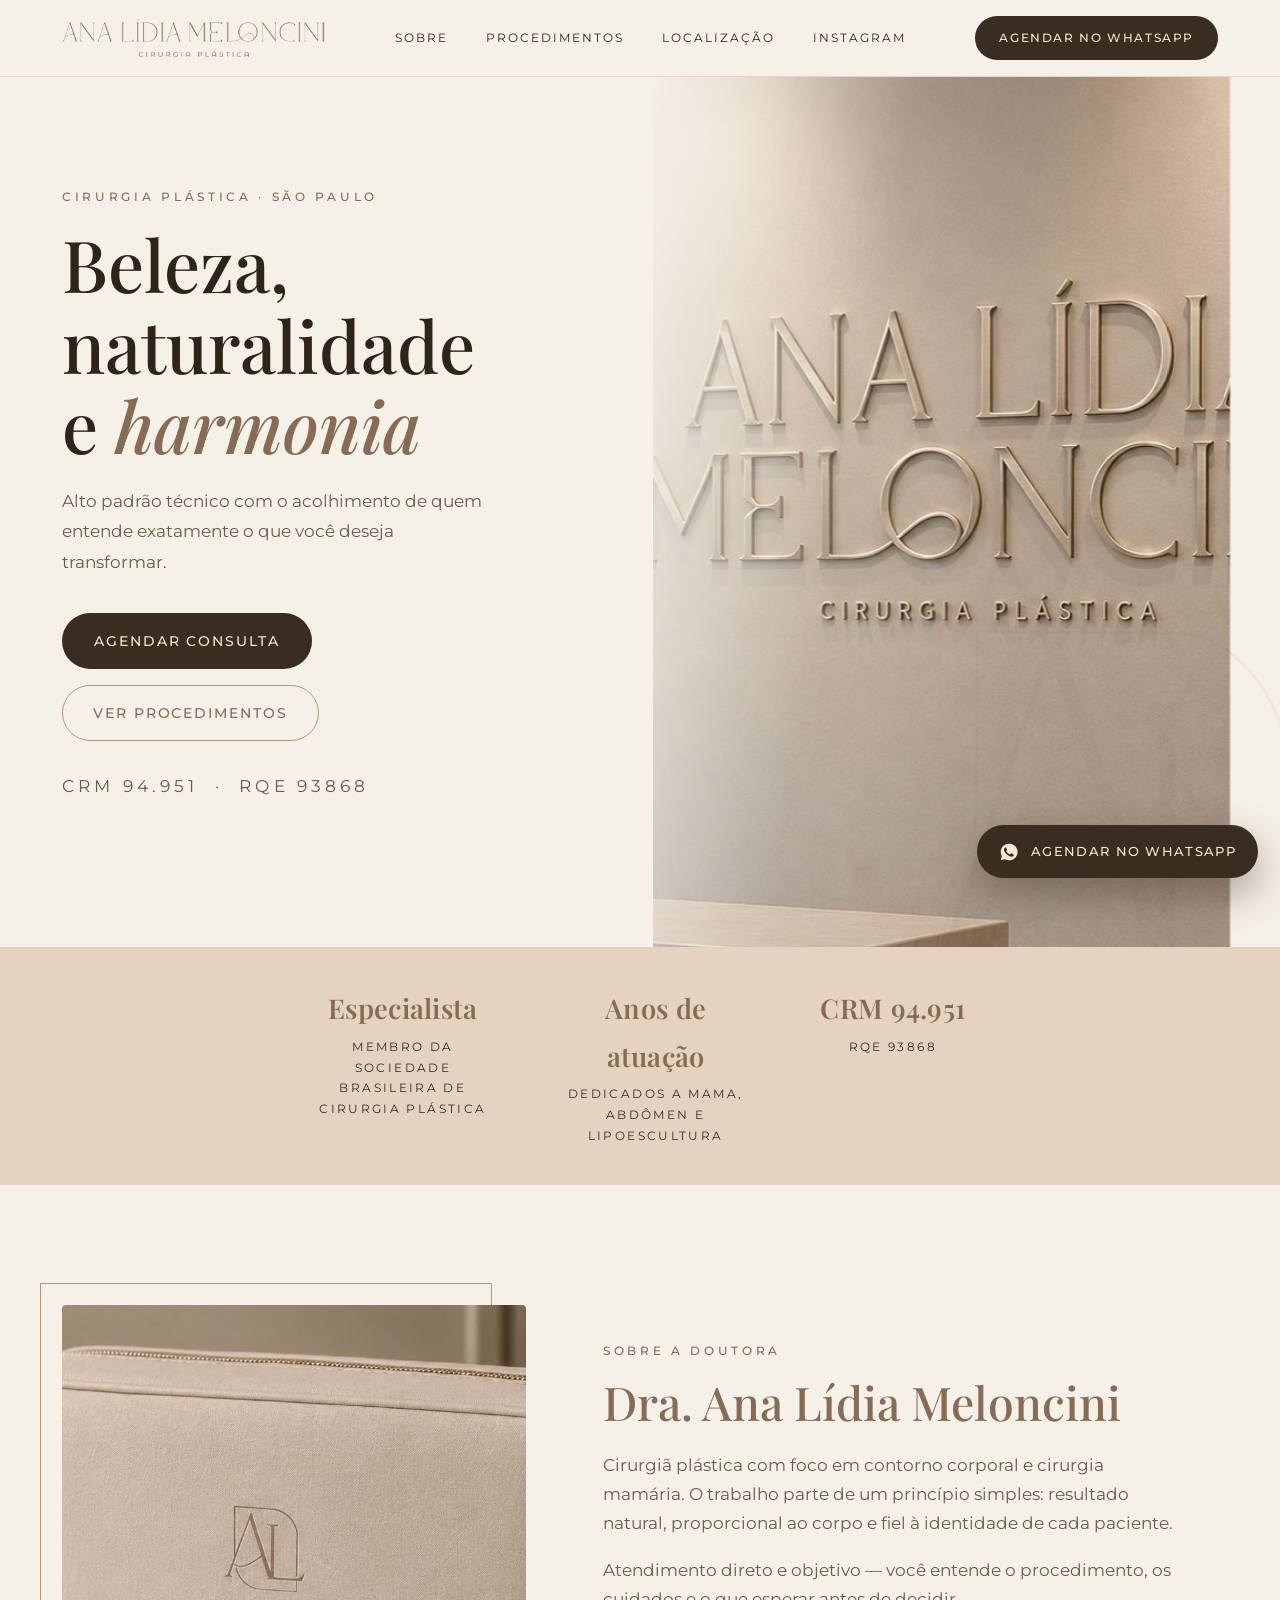
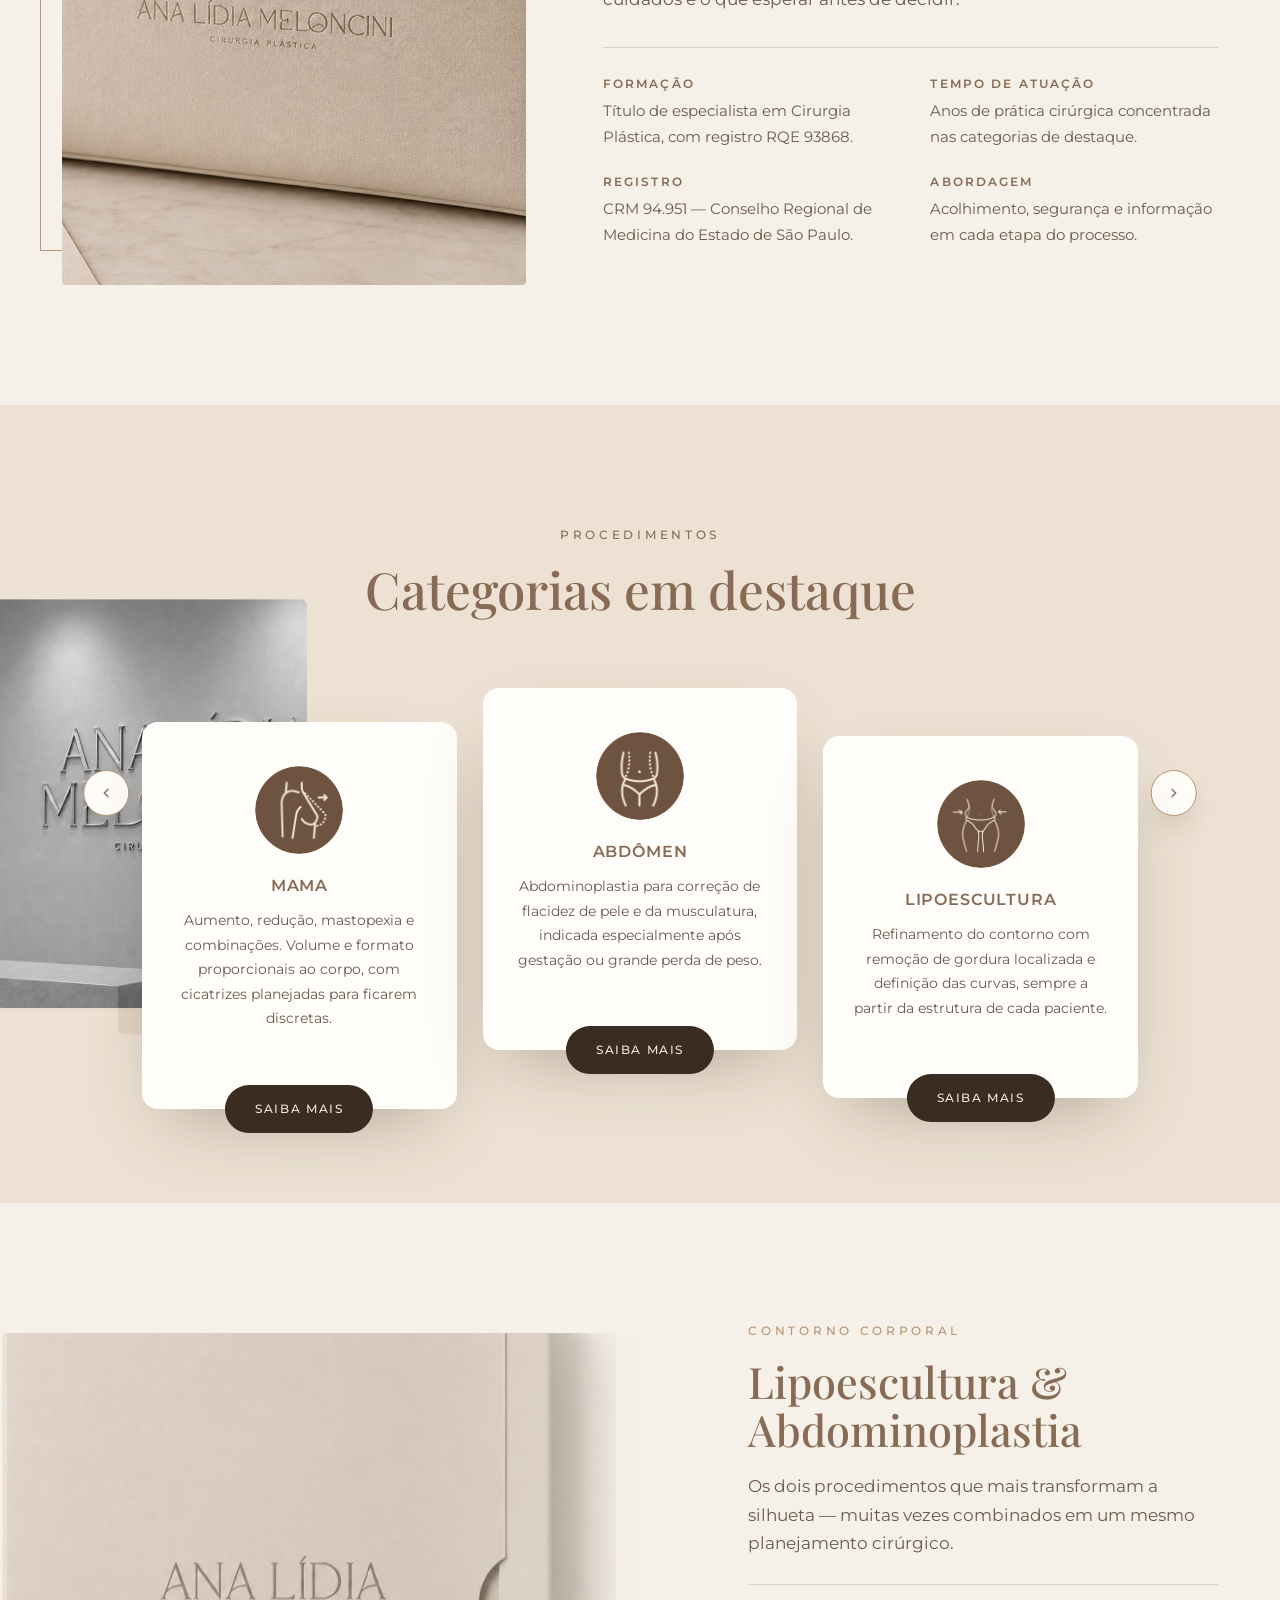
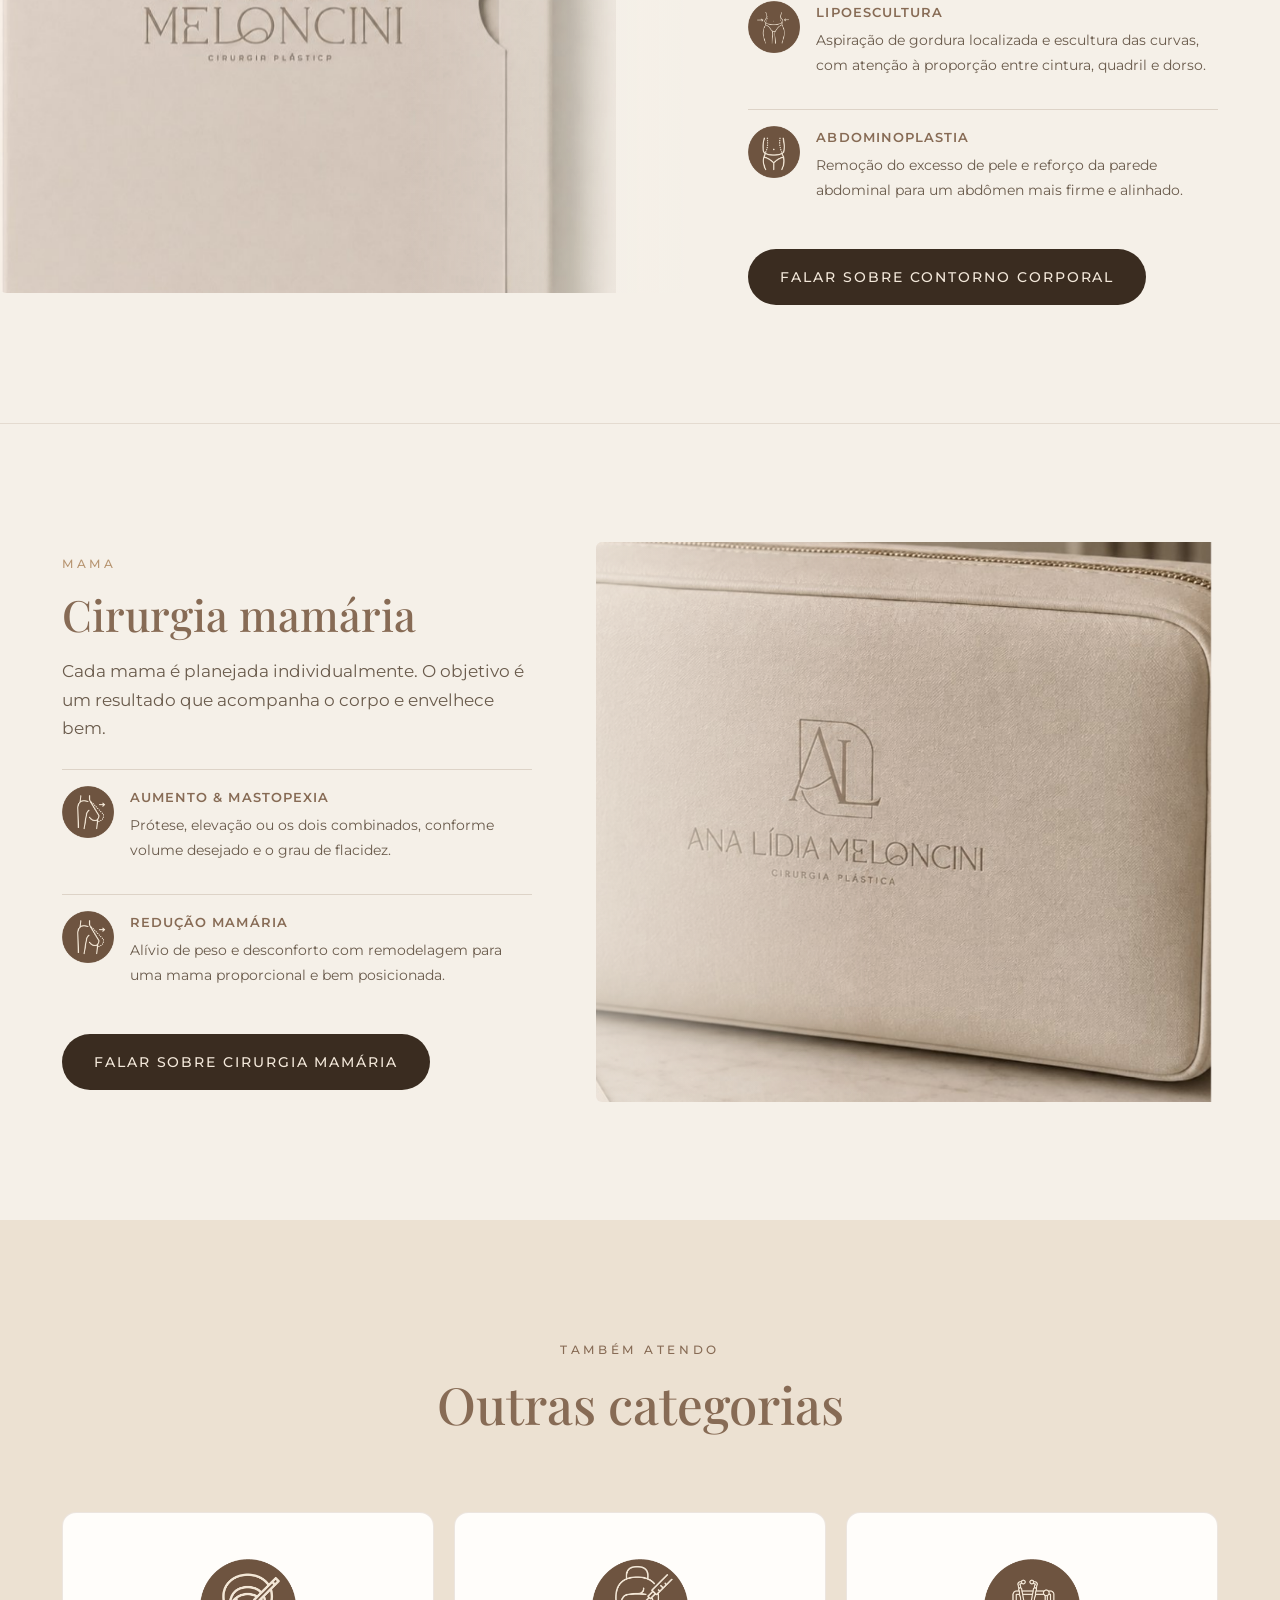
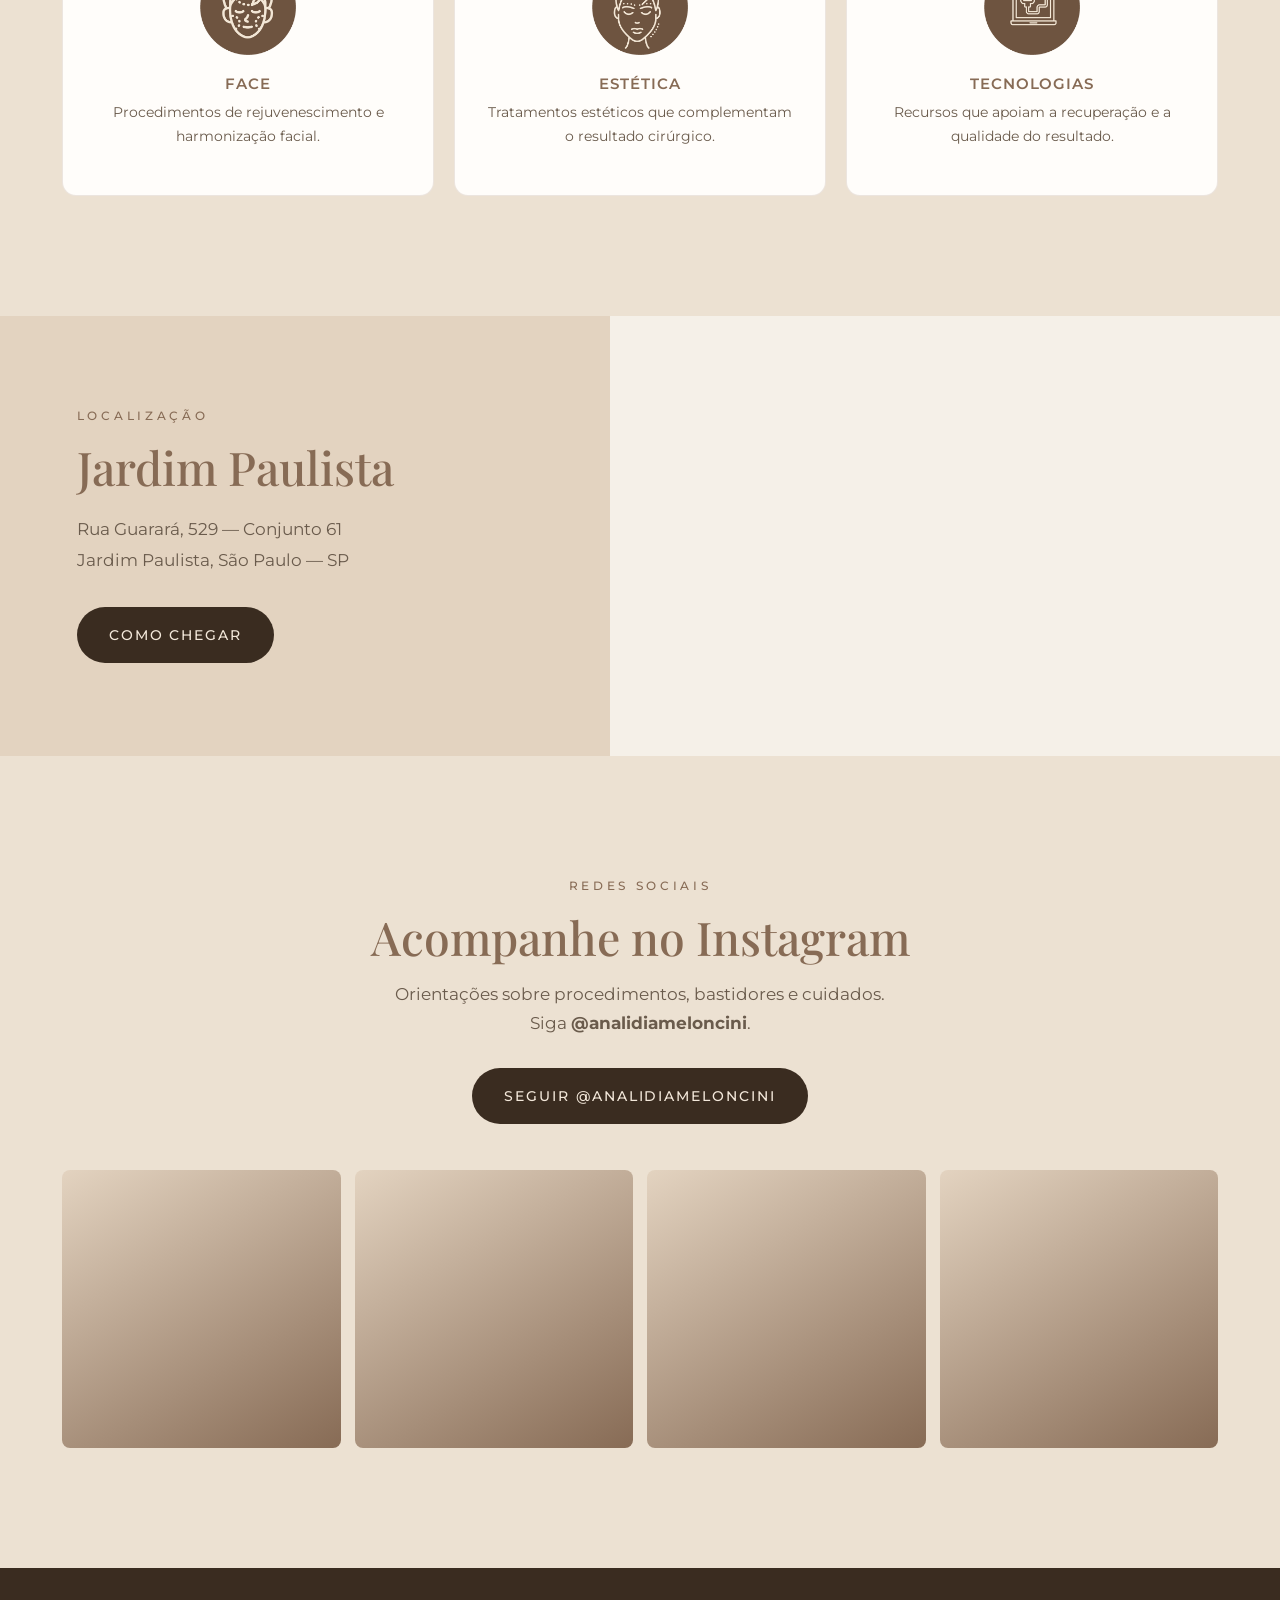
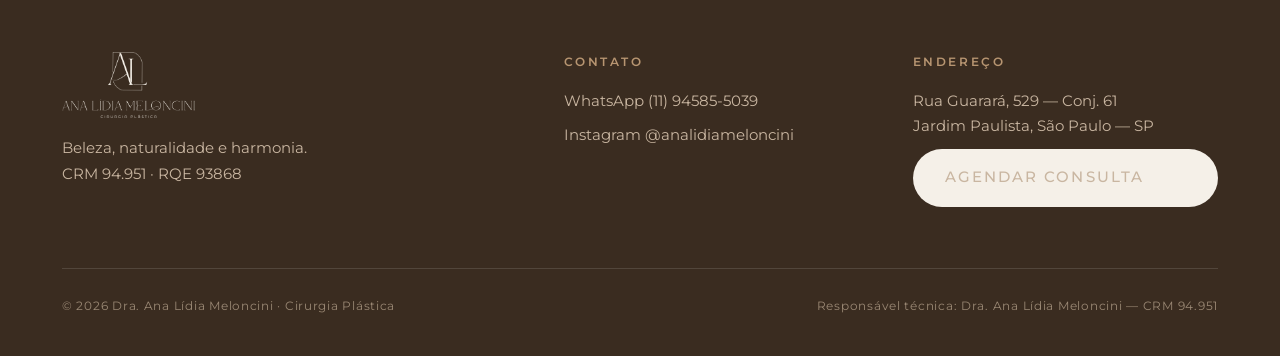
<file: dra-ana-lidia/site/index.html>
<!DOCTYPE html>
<html lang="pt-BR">
<head>
<meta charset="UTF-8" />
<meta name="viewport" content="width=device-width, initial-scale=1" />
<title>Dra. Ana Lídia Meloncini — Cirurgia Plástica</title>
<meta name="description" content="Cirurgia plástica com beleza, naturalidade e harmonia. Mama, abdômen e lipoescultura em São Paulo. Agende sua consulta pelo WhatsApp." />

<link rel="preconnect" href="https://fonts.googleapis.com" />
<link rel="preconnect" href="https://fonts.gstatic.com" crossorigin />
<link href="https://fonts.googleapis.com/css2?family=Playfair+Display:ital,wght@0,400;0,500;0,600;1,400&family=Montserrat:wght@300;400;500;600&display=swap" rel="stylesheet" />

<style>
  /* ============================================================
     PALETA
     Oficiais (manual da marca):  --cream  #F5F0E8   |  --taupe  #876B55
     Apoio / contraste (tonais, derivadas do próprio universo da marca —
     vistas na placa da recepção e no template de stories):
       --espresso  texto e seções escuras   --gold  filetes / hover
       --linen / --sand  alternância suave entre seções
     ============================================================ */
  :root{
    --cream:#F5F0E8;
    --taupe:#876B55;
    --espresso:#3A2C20;
    --linen:#ECE1D2;
    --sand:#E3D3C0;
    --gold:#B79571;
    --ink:#2E2418;
    --ink-soft:#6A5B4C;
    --card:#FFFDFA;
    --max:1220px;
    --serif:"Playfair Display",Georgia,"Times New Roman",serif;
    --sans:"Montserrat","Helvetica Neue",Arial,sans-serif;
    --shadow:0 30px 70px -28px rgba(58,44,32,.38);
  }
  *,*::before,*::after{box-sizing:border-box;margin:0;padding:0}
  html{scroll-behavior:smooth}
  body{
    background:var(--cream);color:var(--ink);
    font-family:var(--sans);font-weight:400;font-size:16.5px;line-height:1.75;
    -webkit-font-smoothing:antialiased;overflow-x:hidden;
  }
  img{max-width:100%;display:block}
  a{color:inherit;text-decoration:none}
  h1,h2,h3{font-family:var(--serif);font-weight:500;line-height:1.12}
  .wrap{max-width:var(--max);margin:0 auto;padding:0 32px}
  section{position:relative;padding:120px 0}
  .bg-linen{background:var(--linen)}
  .bg-espresso{background:var(--espresso);color:#EFE3D4}

  .eyebrow{
    font-weight:500;font-size:.72rem;letter-spacing:.32em;text-transform:uppercase;
    color:var(--taupe);display:block;margin-bottom:16px;
  }
  .section-head{text-align:center;max-width:640px;margin:0 auto 78px}
  .section-head h2{font-size:clamp(2.1rem,4.4vw,3.2rem);color:var(--taupe)}
  .section-head.left{text-align:left;margin-left:0}

  /* ---------- Botões ---------- */
  .btn{
    display:inline-flex;align-items:center;gap:10px;cursor:pointer;border:0;
    font-family:var(--sans);font-weight:500;font-size:.86rem;letter-spacing:.14em;
    text-transform:uppercase;padding:16px 32px;border-radius:40px;
    transition:background .22s ease,color .22s ease,transform .22s ease,box-shadow .22s ease;
  }
  .btn-primary{background:var(--espresso);color:#F3E8DA}
  .btn-primary:hover{background:#2A1F16;transform:translateY(-2px)}
  .btn-primary:focus-visible{outline:3px solid var(--taupe);outline-offset:3px}
  .btn-outline{background:transparent;color:var(--taupe);border:1px solid var(--gold);padding:15px 30px}
  .btn-outline:hover{background:var(--taupe);color:#fff;border-color:var(--taupe)}
  .btn-outline:focus-visible{outline:3px solid var(--espresso);outline-offset:3px}
  .btn-light{background:var(--cream);color:var(--espresso)}
  .btn-light:hover{background:#fff;transform:translateY(-2px)}

  /* ---------- Header ---------- */
  header{
    position:sticky;top:0;z-index:120;
    background:rgba(245,240,232,.9);backdrop-filter:blur(10px);
    border-bottom:1px solid rgba(135,107,85,.18);
  }
  .header-inner{
    max-width:var(--max);margin:0 auto;padding:16px 32px;
    display:flex;align-items:center;justify-content:space-between;gap:24px;
  }
  .brand img{height:38px;width:auto}
  .nav{display:flex;gap:38px;align-items:center}
  .nav a{font-size:.78rem;letter-spacing:.16em;text-transform:uppercase;color:var(--ink);padding:6px 0;position:relative}
  .nav a::after{content:"";position:absolute;left:0;bottom:0;height:1px;width:0;background:var(--gold);transition:width .25s ease}
  .nav a:hover::after{width:100%}
  .header-cta{padding:12px 24px;font-size:.72rem}
  @media(max-width:920px){.nav{display:none}}

  /* ---------- Hero ---------- */
  .hero{padding:0;min-height:90vh;display:grid;grid-template-columns:1.02fr .98fr;align-items:stretch;position:relative;overflow:hidden}
  .hero-text{display:flex;flex-direction:column;justify-content:center;padding:110px 6vw 110px 0;padding-left:max(32px,calc((100vw - var(--max))/2 + 32px));position:relative;z-index:2}
  .hero-text h1{font-size:clamp(2.7rem,5.6vw,4.5rem);color:var(--ink);margin-bottom:22px}
  .hero-text h1 em{font-style:italic;color:var(--taupe)}
  .hero-text p{font-size:1.08rem;color:var(--ink-soft);max-width:40ch;margin-bottom:36px}
  .hero-actions{display:flex;gap:16px;flex-wrap:wrap;align-items:center}
  .hero-cred{margin-top:30px;font-size:.72rem;letter-spacing:.24em;text-transform:uppercase;color:var(--taupe)}
  .hero-media{position:relative;overflow:hidden;min-height:60vh}
  .hero-media img{position:absolute;inset:-8% -8% -8% -8%;width:116%;height:116%;object-fit:cover;will-change:transform}
  .hero-media::after{content:"";position:absolute;inset:0;background:linear-gradient(100deg,var(--cream) 0%,rgba(245,240,232,.18) 34%,transparent 60%)}
  .hero-monogram{position:absolute;right:-60px;bottom:-90px;width:420px;opacity:.06;z-index:1;pointer-events:none}
  @media(max-width:900px){
    .hero{grid-template-columns:1fr;min-height:auto}
    .hero-text{padding:90px 32px 60px;order:2}
    .hero-media{order:1;min-height:52vh}
    .hero-media::after{background:linear-gradient(0deg,var(--cream) 0%,transparent 40%)}
  }

  /* ---------- Faixa credibilidade ---------- */
  .cred{background:var(--sand);padding:38px 0}
  .cred .wrap{display:flex;justify-content:center;gap:clamp(28px,6vw,80px);flex-wrap:wrap;text-align:center}
  .cred .item{font-size:.74rem;letter-spacing:.2em;text-transform:uppercase;color:var(--espresso);max-width:22ch}
  .cred .item b{display:block;font-family:var(--serif);font-weight:600;font-size:1.7rem;letter-spacing:.01em;text-transform:none;color:var(--taupe);margin-bottom:4px}

  /* ---------- Sobre ---------- */
  .about{display:grid;grid-template-columns:0.86fr 1.14fr;gap:clamp(36px,6vw,84px);align-items:center}
  .about-figure{position:relative}
  .about-figure img{width:100%;aspect-ratio:4/5;object-fit:cover;border-radius:4px}
  .about-figure::before{content:"";position:absolute;left:-22px;top:-22px;right:34px;bottom:34px;border:1px solid var(--gold);z-index:-1}
  .about-body h2{font-size:clamp(2rem,4vw,2.9rem);color:var(--taupe);margin-bottom:22px}
  .about-body p{color:var(--ink-soft);margin-bottom:18px;max-width:52ch}
  .about-facts{display:grid;grid-template-columns:1fr 1fr;gap:26px 40px;margin-top:34px;border-top:1px solid rgba(135,107,85,.25);padding-top:30px}
  .about-facts h3{font-family:var(--sans);font-weight:600;font-size:.74rem;letter-spacing:.18em;text-transform:uppercase;color:var(--taupe);margin-bottom:6px}
  .about-facts p{font-size:.94rem;margin:0}
  @media(max-width:820px){.about{grid-template-columns:1fr;gap:48px}.about-figure::before{right:24px}}

  /* ============================================================
     PROCEDIMENTOS — CATEGORIAS  (referência: "Graus da Ginecomastia"
     de ginecomastiatratamento.com.br — imagem lateral ~25%, fundo
     neutro, cards deslocados, seta de navegação, botão sobreposto)
     ============================================================ */
  .cats{background:var(--linen);overflow:hidden}
  .cats-side{
    position:absolute;left:0;top:50%;transform:translateY(-50%);
    width:24vw;max-width:340px;min-width:230px;aspect-ratio:3/4;z-index:1;
  }
  .cats-side img{width:100%;height:100%;object-fit:cover;filter:grayscale(1) contrast(1.04) brightness(1.02);border-radius:0 6px 6px 0}
  .cats-side::after{content:"";position:absolute;right:-26px;bottom:-26px;width:70%;height:70%;background:var(--sand);border-radius:6px;z-index:-1}
  @media(max-width:1040px){.cats-side{display:none}}

  .cats-inner{max-width:1060px;margin:0 auto;padding:0 32px;position:relative;z-index:2}
  .cats-track{
    display:grid;grid-template-columns:repeat(3,1fr);gap:26px;align-items:start;
  }
  .cat-card{
    background:var(--card);border-radius:16px;box-shadow:var(--shadow);
    padding:44px 30px 78px;text-align:center;position:relative;
    transition:transform .28s ease,box-shadow .28s ease;
  }
  .cat-card:nth-child(1){transform:translateY(26px)}
  .cat-card:nth-child(2){transform:translateY(-8px)}
  .cat-card:nth-child(3){transform:translateY(40px)}
  .cat-card:hover{transform:translateY(-6px);box-shadow:0 40px 80px -26px rgba(58,44,32,.44)}
  .cat-card .ico{width:88px;height:88px;margin:0 auto 22px;border-radius:50%;display:block}
  .cat-card h3{font-family:var(--sans);font-weight:600;font-size:1.02rem;letter-spacing:.05em;text-transform:uppercase;color:var(--taupe);margin-bottom:14px}
  .cat-card p{font-size:.9rem;color:var(--ink-soft);line-height:1.7}
  .cat-card .btn{
    position:absolute;left:50%;bottom:0;transform:translate(-50%,50%);
    white-space:nowrap;padding:14px 30px;font-size:.72rem;box-shadow:var(--shadow);
  }
  .cats-nav{
    position:absolute;top:44%;width:100%;left:0;display:flex;justify-content:space-between;
    pointer-events:none;padding:0 -4px;
  }
  .cats-nav button{
    pointer-events:auto;width:46px;height:46px;border-radius:50%;
    background:var(--card);border:1px solid var(--gold);color:var(--taupe);
    display:grid;place-items:center;cursor:pointer;transition:background .2s ease,color .2s ease;
    box-shadow:0 14px 30px -12px rgba(58,44,32,.4);
  }
  .cats-nav button:hover{background:var(--taupe);color:#fff;border-color:var(--taupe)}
  .cats-nav .prev{transform:translateX(-58%)}
  .cats-nav .next{transform:translateX(58%)}
  @media(max-width:860px){
    .cats-inner{padding:0 20px}
    .cats-track{grid-auto-flow:column;grid-auto-columns:78%;grid-template-columns:none;
      overflow-x:auto;scroll-snap-type:x mandatory;gap:18px;padding-bottom:10px;-webkit-overflow-scrolling:touch}
    .cat-card{scroll-snap-align:center}
    .cat-card:nth-child(1),.cat-card:nth-child(2),.cat-card:nth-child(3){transform:none}
    .cats-nav{display:none}
  }

  /* ============================================================
     PROCEDIMENTOS — DETALHE  (referência: "Tratamentos para
     Ginecomastia" — título à esquerda, imagem sangrando pela
     borda com mais destaque, larguras não proporcionais,
     intercalando lado a lado, degradê e parallax suaves)
     ============================================================ */
  .detail{padding:118px 0;overflow:hidden}
  .detail + .detail{border-top:1px solid rgba(135,107,85,.16)}
  .detail-grid{display:grid;align-items:center;gap:clamp(30px,5vw,72px)}
  .detail.img-right .detail-grid{grid-template-columns:0.86fr 1.14fr}
  .detail.img-left  .detail-grid{grid-template-columns:1.14fr 0.86fr}
  .detail.img-left .detail-media{order:-1}
  .detail-media{position:relative;height:clamp(360px,52vw,560px)}
  .detail-media .frame{position:absolute;inset:0;overflow:hidden;border-radius:6px}
  .detail.img-right .detail-media .frame{right:calc((100vw - var(--max))/-2 - 32px)}
  .detail.img-left  .detail-media .frame{left:calc((100vw - var(--max))/-2 - 32px)}
  .detail-media img{position:absolute;inset:-10%;width:120%;height:120%;object-fit:cover;filter:grayscale(.12) sepia(.05);will-change:transform}
  .detail-media::before{content:"";position:absolute;z-index:2;pointer-events:none;inset:0}
  .detail.img-left  .detail-media::before{background:linear-gradient(90deg,transparent 55%,rgba(245,240,232,.55))}
  .detail.img-right .detail-media::before{background:linear-gradient(90deg,rgba(245,240,232,.55),transparent 45%)}
  .detail-copy .eyebrow{color:var(--gold)}
  .detail-copy h2{font-size:clamp(1.9rem,3.6vw,2.7rem);color:var(--taupe);margin-bottom:18px}
  .detail-copy .lead{color:var(--ink-soft);margin-bottom:26px;max-width:46ch}
  .mini{display:grid;gap:14px;margin-bottom:30px}
  .mini-row{display:flex;gap:16px;align-items:flex-start;padding:16px 0;border-top:1px solid rgba(135,107,85,.22)}
  .mini-row img{width:52px;height:52px;flex:none}
  .mini-row h4{font-family:var(--sans);font-weight:600;font-size:.82rem;letter-spacing:.08em;text-transform:uppercase;color:var(--taupe);margin-bottom:4px}
  .mini-row p{font-size:.9rem;color:var(--ink-soft)}
  @media(max-width:860px){
    .detail.img-right .detail-grid,.detail.img-left .detail-grid{grid-template-columns:1fr}
    .detail.img-left .detail-media{order:0}
    .detail-media{height:56vw;min-height:300px}
    .detail.img-right .detail-media .frame,.detail.img-left .detail-media .frame{left:-32px;right:-32px}
  }

  /* ---------- Galeria complementar (ref. Spasante) ---------- */
  .gallery{background:var(--linen)}
  .gallery-grid{display:grid;grid-template-columns:repeat(3,1fr);gap:20px}
  .g-item{
    background:var(--card);border:1px solid rgba(135,107,85,.16);border-radius:14px;
    padding:46px 30px;text-align:center;transition:transform .25s ease,box-shadow .25s ease;
  }
  .g-item:hover{transform:translateY(-5px);box-shadow:var(--shadow)}
  .g-item img{width:96px;height:96px;margin:0 auto 20px}
  .g-item h3{font-family:var(--sans);font-weight:600;font-size:.96rem;letter-spacing:.06em;text-transform:uppercase;color:var(--taupe);margin-bottom:8px}
  .g-item p{font-size:.88rem;color:var(--ink-soft)}
  @media(max-width:780px){.gallery-grid{grid-template-columns:1fr;max-width:380px;margin:0 auto}}

  /* ---------- Localização ---------- */
  .loc{padding:0;display:grid;grid-template-columns:1fr 1.1fr;align-items:stretch}
  .loc-info{padding:clamp(60px,7vw,110px) clamp(32px,6vw,80px);background:var(--sand)}
  .loc-info h2{font-size:clamp(2rem,4vw,2.9rem);color:var(--taupe);margin-bottom:20px}
  .loc-info address{font-style:normal;color:var(--ink-soft);font-size:1.04rem;line-height:1.9;margin-bottom:30px}
  .loc-map{min-height:440px}
  .loc-map iframe{width:100%;height:100%;border:0;filter:grayscale(.4) sepia(.12)}
  @media(max-width:860px){.loc{grid-template-columns:1fr}.loc-map{min-height:320px}}

  /* ---------- Instagram ---------- */
  .insta{text-align:center}
  .insta h2{font-size:clamp(2rem,4vw,2.9rem);color:var(--taupe);margin-bottom:16px}
  .insta p{color:var(--ink-soft);max-width:46ch;margin:0 auto 30px}
  .insta-row{display:grid;grid-template-columns:repeat(4,1fr);gap:14px;margin-top:46px}
  .insta-row div{aspect-ratio:1;border-radius:8px;background:linear-gradient(150deg,var(--sand),var(--taupe))}
  @media(max-width:720px){.insta-row{grid-template-columns:repeat(2,1fr)}}

  /* ---------- Footer ---------- */
  footer{background:var(--espresso);color:#D9C9B6;padding:84px 0 40px}
  .foot{display:grid;grid-template-columns:1.5fr 1fr 1fr;gap:44px;margin-bottom:52px}
  .foot img.flogo{height:66px;width:auto;margin-bottom:18px}
  .foot h4{font-family:var(--sans);font-weight:600;font-size:.72rem;letter-spacing:.22em;text-transform:uppercase;color:var(--gold);margin-bottom:16px}
  .foot a,.foot p{display:block;font-size:.92rem;color:#C9B6A1;margin-bottom:9px}
  .foot a:hover{color:#fff}
  .foot-bottom{border-top:1px solid rgba(255,255,255,.12);padding-top:26px;display:flex;justify-content:space-between;gap:14px;flex-wrap:wrap;font-size:.76rem;color:#9A8874;letter-spacing:.06em}
  @media(max-width:720px){.foot{grid-template-columns:1fr;gap:32px}}

  /* ---------- WhatsApp sticky ---------- */
  .wa{
    position:fixed;right:22px;bottom:22px;z-index:200;display:inline-flex;align-items:center;gap:12px;
    background:#3A2C20;color:#F3E8DA;font-weight:500;font-size:.82rem;letter-spacing:.1em;text-transform:uppercase;
    padding:15px 22px;border-radius:44px;box-shadow:0 16px 40px rgba(46,36,24,.4);
    transition:transform .38s cubic-bezier(.4,0,.2,1),background .2s ease,padding .3s ease;
  }
  .wa:hover{background:#241a12}
  .wa:focus-visible{outline:3px solid #fff;outline-offset:3px}
  .wa svg{width:20px;height:20px;flex:none}
  .wa .label{white-space:nowrap;overflow:hidden;max-width:220px;transition:max-width .34s ease,opacity .24s ease}
  .wa.tucked{transform:translateY(160%)}
  .wa.compact{padding:15px}
  .wa.compact .label{max-width:0;opacity:0}
  @media(max-width:520px){.wa .label{display:none}.wa{padding:15px}}

  /* ---------- Reveal ---------- */
  .reveal{opacity:0;transform:translateY(30px);transition:opacity .8s ease,transform .8s ease}
  .reveal.in{opacity:1;transform:none}
  @media(prefers-reduced-motion:reduce){
    .reveal{opacity:1;transform:none;transition:none}
    html{scroll-behavior:auto}
  }
</style>
</head>
<body id="topo">

<header>
  <div class="header-inner">
    <a class="brand" href="#topo" aria-label="Dra. Ana Lídia Meloncini — Cirurgia Plástica">
      <img src="assets/logo_wordmark_brown.png" alt="Ana Lídia Meloncini — Cirurgia Plástica" />
    </a>
    <nav class="nav">
      <a href="#sobre">Sobre</a>
      <a href="#procedimentos">Procedimentos</a>
      <a href="#localizacao">Localização</a>
      <a href="#instagram">Instagram</a>
    </nav>
    <a class="btn btn-primary header-cta" href="https://wa.me/5511945855039" target="_blank" rel="noopener">Agendar no WhatsApp</a>
  </div>
</header>

<main>

  <!-- HERO -->
  <section class="hero">
    <div class="hero-text">
      <span class="eyebrow">Cirurgia Plástica · São Paulo</span>
      <h1>Beleza, naturalidade<br>e <em>harmonia</em></h1>
      <p>Alto padrão técnico com o acolhimento de quem entende exatamente o que você deseja transformar.</p>
      <div class="hero-actions">
        <a class="btn btn-primary" href="https://wa.me/5511945855039" target="_blank" rel="noopener">Agendar consulta</a>
        <a class="btn btn-outline" href="#procedimentos">Ver procedimentos</a>
      </div>
      <p class="hero-cred">CRM 94.951 &nbsp;·&nbsp; RQE 93868</p>
    </div>
    <div class="hero-media">
      <img id="heroImg" src="assets/ambiente-recepcao.jpg" alt="Recepção da clínica da Dra. Ana Lídia Meloncini" />
    </div>
    <img class="hero-monogram" src="assets/logo_monogram_brown.png" alt="" aria-hidden="true" />
  </section>

  <!-- FAIXA DE CREDIBILIDADE -->
  <div class="cred">
    <div class="wrap">
      <div class="item"><b>Especialista</b> Membro da Sociedade Brasileira de Cirurgia Plástica</div>
      <div class="item"><b>Anos de atuação</b> dedicados a mama, abdômen e lipoescultura</div>
      <div class="item"><b>CRM 94.951</b> RQE 93868</div>
    </div>
  </div>

  <!-- SOBRE -->
  <section id="sobre">
    <div class="wrap">
      <div class="about reveal">
        <figure class="about-figure">
          <img src="assets/brand-necessaire.jpg" alt="Detalhe do universo da marca da Dra. Ana Lídia" />
        </figure>
        <div class="about-body">
          <span class="eyebrow">Sobre a doutora</span>
          <h2>Dra. Ana Lídia Meloncini</h2>
          <p>Cirurgiã plástica com foco em contorno corporal e cirurgia mamária. O trabalho parte de um princípio simples: resultado natural, proporcional ao corpo e fiel à identidade de cada paciente.</p>
          <p>Atendimento direto e objetivo — você entende o procedimento, os cuidados e o que esperar antes de decidir.</p>
          <div class="about-facts">
            <div>
              <h3>Formação</h3>
              <p>Título de especialista em Cirurgia Plástica, com registro RQE 93868.</p>
            </div>
            <div>
              <h3>Tempo de atuação</h3>
              <p>Anos de prática cirúrgica concentrada nas categorias de destaque.</p>
            </div>
            <div>
              <h3>Registro</h3>
              <p>CRM 94.951 — Conselho Regional de Medicina do Estado de São Paulo.</p>
            </div>
            <div>
              <h3>Abordagem</h3>
              <p>Acolhimento, segurança e informação em cada etapa do processo.</p>
            </div>
          </div>
        </div>
      </div>
    </div>
  </section>

  <!-- PROCEDIMENTOS · CATEGORIAS (estilo "Graus da Ginecomastia") -->
  <section id="procedimentos" class="cats">
    <div class="cats-side" aria-hidden="true">
      <img src="assets/ambiente-recepcao.jpg" alt="" />
    </div>
    <div class="cats-inner">
      <div class="section-head reveal">
        <span class="eyebrow">Procedimentos</span>
        <h2>Categorias em destaque</h2>
      </div>

      <div class="cats-nav" aria-hidden="true">
        <button class="prev" type="button" aria-label="Anterior">
          <svg width="16" height="16" viewBox="0 0 24 24" fill="none" stroke="currentColor" stroke-width="2"><path d="M15 18l-6-6 6-6"/></svg>
        </button>
        <button class="next" type="button" aria-label="Próximo">
          <svg width="16" height="16" viewBox="0 0 24 24" fill="none" stroke="currentColor" stroke-width="2"><path d="M9 18l6-6-6-6"/></svg>
        </button>
      </div>

      <div class="cats-track reveal" id="catsTrack">
        <article class="cat-card">
          <img class="ico" src="assets/ico_mama.png" alt="Ícone da categoria Mama" />
          <h3>Mama</h3>
          <p>Aumento, redução, mastopexia e combinações. Volume e formato proporcionais ao corpo, com cicatrizes planejadas para ficarem discretas.</p>
          <a class="btn btn-primary" href="https://wa.me/5511945855039?text=Tenho%20interesse%20em%20cirurgia%20de%20mama" target="_blank" rel="noopener">Saiba mais</a>
        </article>
        <article class="cat-card">
          <img class="ico" src="assets/ico_abdomen.png" alt="Ícone da categoria Abdômen" />
          <h3>Abdômen</h3>
          <p>Abdominoplastia para correção de flacidez de pele e da musculatura, indicada especialmente após gestação ou grande perda de peso.</p>
          <a class="btn btn-primary" href="https://wa.me/5511945855039?text=Tenho%20interesse%20em%20cirurgia%20de%20abd%C3%B4men" target="_blank" rel="noopener">Saiba mais</a>
        </article>
        <article class="cat-card">
          <img class="ico" src="assets/ico_lipoescultura.png" alt="Ícone da categoria Lipoescultura" />
          <h3>Lipoescultura</h3>
          <p>Refinamento do contorno com remoção de gordura localizada e definição das curvas, sempre a partir da estrutura de cada paciente.</p>
          <a class="btn btn-primary" href="https://wa.me/5511945855039?text=Tenho%20interesse%20em%20Lipoescultura" target="_blank" rel="noopener">Saiba mais</a>
        </article>
      </div>
    </div>
  </section>

  <!-- PROCEDIMENTOS · DETALHE — bloco 1 (imagem à esquerda) -->
  <section class="detail img-left">
    <div class="wrap">
      <div class="detail-grid">
        <div class="detail-media reveal">
          <div class="frame"><img src="assets/brand-folder.jpg" alt="Material de marca da Dra. Ana Lídia Meloncini" /></div>
        </div>
        <div class="detail-copy reveal">
          <span class="eyebrow">Contorno corporal</span>
          <h2>Lipoescultura & Abdominoplastia</h2>
          <p class="lead">Os dois procedimentos que mais transformam a silhueta — muitas vezes combinados em um mesmo planejamento cirúrgico.</p>
          <div class="mini">
            <div class="mini-row">
              <img src="assets/ico_lipoescultura.png" alt="Ícone Lipoescultura" />
              <div>
                <h4>Lipoescultura</h4>
                <p>Aspiração de gordura localizada e escultura das curvas, com atenção à proporção entre cintura, quadril e dorso.</p>
              </div>
            </div>
            <div class="mini-row">
              <img src="assets/ico_abdomen.png" alt="Ícone Abdômen" />
              <div>
                <h4>Abdominoplastia</h4>
                <p>Remoção do excesso de pele e reforço da parede abdominal para um abdômen mais firme e alinhado.</p>
              </div>
            </div>
          </div>
          <a class="btn btn-primary" href="https://wa.me/5511945855039?text=Quero%20saber%20sobre%20contorno%20corporal" target="_blank" rel="noopener">Falar sobre contorno corporal</a>
        </div>
      </div>
    </div>
  </section>

  <!-- PROCEDIMENTOS · DETALHE — bloco 2 (imagem à direita, com mais destaque) -->
  <section class="detail img-right">
    <div class="wrap">
      <div class="detail-grid">
        <div class="detail-copy reveal">
          <span class="eyebrow">Mama</span>
          <h2>Cirurgia mamária</h2>
          <p class="lead">Cada mama é planejada individualmente. O objetivo é um resultado que acompanha o corpo e envelhece bem.</p>
          <div class="mini">
            <div class="mini-row">
              <img src="assets/ico_mama.png" alt="Ícone Mama" />
              <div>
                <h4>Aumento &amp; mastopexia</h4>
                <p>Prótese, elevação ou os dois combinados, conforme volume desejado e o grau de flacidez.</p>
              </div>
            </div>
            <div class="mini-row">
              <img src="assets/ico_mama.png" alt="Ícone Mama" />
              <div>
                <h4>Redução mamária</h4>
                <p>Alívio de peso e desconforto com remodelagem para uma mama proporcional e bem posicionada.</p>
              </div>
            </div>
          </div>
          <a class="btn btn-primary" href="https://wa.me/5511945855039?text=Quero%20saber%20sobre%20cirurgia%20m%C3%A1maria" target="_blank" rel="noopener">Falar sobre cirurgia mamária</a>
        </div>
        <div class="detail-media reveal">
          <div class="frame"><img src="assets/brand-necessaire.jpg" alt="Detalhe do universo da marca da Dra. Ana Lídia" /></div>
        </div>
      </div>
    </div>
  </section>

  <!-- GALERIA COMPLEMENTAR -->
  <section class="gallery">
    <div class="wrap">
      <div class="section-head reveal">
        <span class="eyebrow">Também atendo</span>
        <h2>Outras categorias</h2>
      </div>
      <div class="gallery-grid reveal">
        <div class="g-item">
          <img src="assets/ico_face.png" alt="Ícone da categoria Face" />
          <h3>Face</h3>
          <p>Procedimentos de rejuvenescimento e harmonização facial.</p>
        </div>
        <div class="g-item">
          <img src="assets/ico_estetica.png" alt="Ícone da categoria Estética" />
          <h3>Estética</h3>
          <p>Tratamentos estéticos que complementam o resultado cirúrgico.</p>
        </div>
        <div class="g-item">
          <img src="assets/ico_tecnologias.png" alt="Ícone da categoria Tecnologias" />
          <h3>Tecnologias</h3>
          <p>Recursos que apoiam a recuperação e a qualidade do resultado.</p>
        </div>
      </div>
    </div>
  </section>

  <!-- LOCALIZAÇÃO -->
  <section id="localizacao" class="loc">
    <div class="loc-info reveal">
      <span class="eyebrow">Localização</span>
      <h2>Jardim Paulista</h2>
      <address>
        Rua Guarará, 529 — Conjunto 61<br>
        Jardim Paulista, São Paulo — SP
      </address>
      <a class="btn btn-primary" href="https://www.google.com/maps/search/?api=1&query=Rua+Guarar%C3%A1+529+Jardim+Paulista+S%C3%A3o+Paulo" target="_blank" rel="noopener">Como chegar</a>
    </div>
    <div class="loc-map">
      <iframe title="Mapa — Rua Guarará, 529, Jardim Paulista" loading="lazy" src="https://www.google.com/maps?q=Rua%20Guarar%C3%A1%20529%20Jardim%20Paulista%20S%C3%A3o%20Paulo&output=embed"></iframe>
    </div>
  </section>

  <!-- INSTAGRAM -->
  <section id="instagram" class="bg-linen insta">
    <div class="wrap">
      <div class="reveal">
        <span class="eyebrow">Redes sociais</span>
        <h2>Acompanhe no Instagram</h2>
        <p>Orientações sobre procedimentos, bastidores e cuidados. Siga <strong>@analidiameloncini</strong>.</p>
        <a class="btn btn-primary" href="https://instagram.com/analidiameloncini" target="_blank" rel="noopener">Seguir @analidiameloncini</a>
      </div>
      <div class="insta-row reveal"><div></div><div></div><div></div><div></div></div>
    </div>
  </section>

  <!-- FOOTER / CONTATO -->
  <footer>
    <div class="wrap">
      <div class="foot">
        <div>
          <img class="flogo" src="assets/logo_lockup_cream.png" alt="Ana Lídia Meloncini — Cirurgia Plástica" />
          <p>Beleza, naturalidade e harmonia.<br>CRM 94.951 · RQE 93868</p>
        </div>
        <div>
          <h4>Contato</h4>
          <a href="https://wa.me/5511945855039" target="_blank" rel="noopener">WhatsApp (11) 94585-5039</a>
          <a href="https://instagram.com/analidiameloncini" target="_blank" rel="noopener">Instagram @analidiameloncini</a>
        </div>
        <div>
          <h4>Endereço</h4>
          <p>Rua Guarará, 529 — Conj. 61<br>Jardim Paulista, São Paulo — SP</p>
          <a class="btn btn-light" style="margin-top:8px" href="https://wa.me/5511945855039" target="_blank" rel="noopener">Agendar consulta</a>
        </div>
      </div>
      <div class="foot-bottom">
        <span>© <span id="yr"></span> Dra. Ana Lídia Meloncini · Cirurgia Plástica</span>
        <span>Responsável técnica: Dra. Ana Lídia Meloncini — CRM 94.951</span>
      </div>
    </div>
  </footer>

</main>

<a class="wa" id="wa" href="https://wa.me/5511945855039" target="_blank" rel="noopener" aria-label="Agendar consulta pelo WhatsApp">
  <svg viewBox="0 0 24 24" fill="currentColor" aria-hidden="true"><path d="M12 2a10 10 0 00-8.6 15L2 22l5.2-1.4A10 10 0 1012 2zm5.8 14.2c-.2.7-1.4 1.3-2 1.4-.5.1-1.2.1-1.9-.1-.4-.1-1-.3-1.7-.6-3-1.3-4.9-4.3-5-4.5-.2-.2-1.2-1.6-1.2-3s.7-2.1 1-2.4c.2-.3.5-.4.7-.4h.5c.2 0 .4 0 .6.5l.8 2c.1.2.1.4 0 .5l-.4.6-.3.3c-.2.2-.3.4-.2.7.2.3.8 1.3 1.7 2.1 1.2 1 2.1 1.4 2.4 1.5.3.1.5.1.7-.1l.8-1c.2-.2.4-.2.6-.1l2 .9c.3.2.5.3.5.4.1.2.1.7-.1 1.2z"/></svg>
  <span class="label">Agendar no WhatsApp</span>
</a>

<script>
  document.getElementById('yr').textContent = new Date().getFullYear();
  var reduce = window.matchMedia('(prefers-reduced-motion: reduce)').matches;

  // Reveal
  var io = new IntersectionObserver(function(es){
    es.forEach(function(e){ if(e.isIntersecting){ e.target.classList.add('in'); io.unobserve(e.target); } });
  },{threshold:.12});
  document.querySelectorAll('.reveal').forEach(function(el){ io.observe(el); });

  // Parallax — hero + detail images
  var pxEls = [];
  if(!reduce){
    var hero = document.getElementById('heroImg');
    if(hero) pxEls.push({el:hero, k:0.06});
    document.querySelectorAll('.detail-media img').forEach(function(img){ pxEls.push({el:img, k:0.05}); });
    window.addEventListener('scroll', function(){
      var vh = window.innerHeight;
      pxEls.forEach(function(p){
        var r = p.el.getBoundingClientRect();
        if(r.bottom > 0 && r.top < vh){
          var offset = (r.top + r.height/2 - vh/2) * -p.k;
          p.el.style.transform = 'translateY(' + offset.toFixed(1) + 'px)';
        }
      });
    }, {passive:true});
  }

  // Carrossel de categorias
  var track = document.getElementById('catsTrack');
  document.querySelectorAll('.cats-nav button').forEach(function(btn){
    btn.addEventListener('click', function(){
      var card = track.querySelector('.cat-card');
      var step = card ? card.offsetWidth + 24 : 320;
      track.scrollBy({ left: btn.classList.contains('next') ? step : -step, behavior:'smooth' });
    });
  });

  // WhatsApp sticky — recolhe ao descer rápido, compacta ao subir
  var wa = document.getElementById('wa'), lastY = window.scrollY;
  window.addEventListener('scroll', function(){
    var y = window.scrollY, down = y > lastY;
    if(y > 460 && down){ wa.classList.add('tucked'); wa.classList.remove('compact'); }
    else if(y > 460){ wa.classList.remove('tucked'); wa.classList.add('compact'); }
    else { wa.classList.remove('tucked','compact'); }
    lastY = y;
  }, {passive:true});
</script>

</body>
</html>
</file>
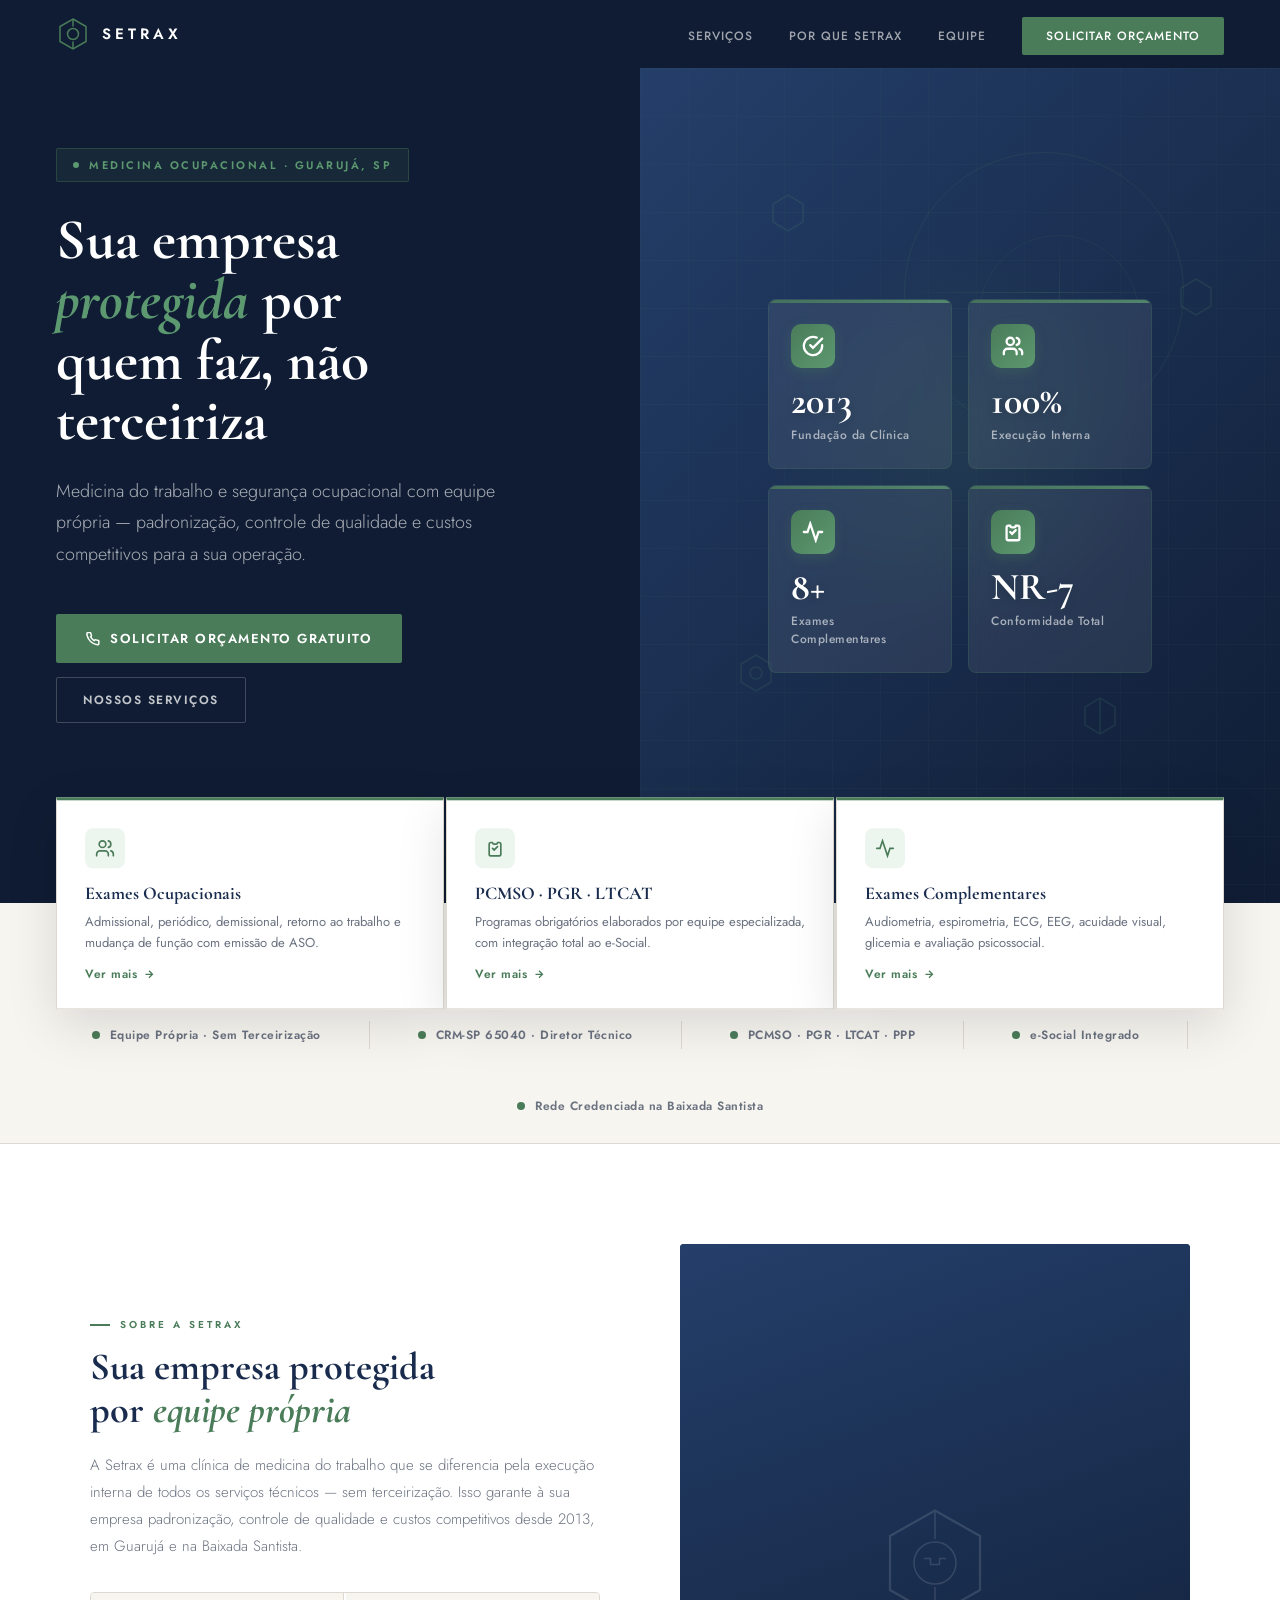
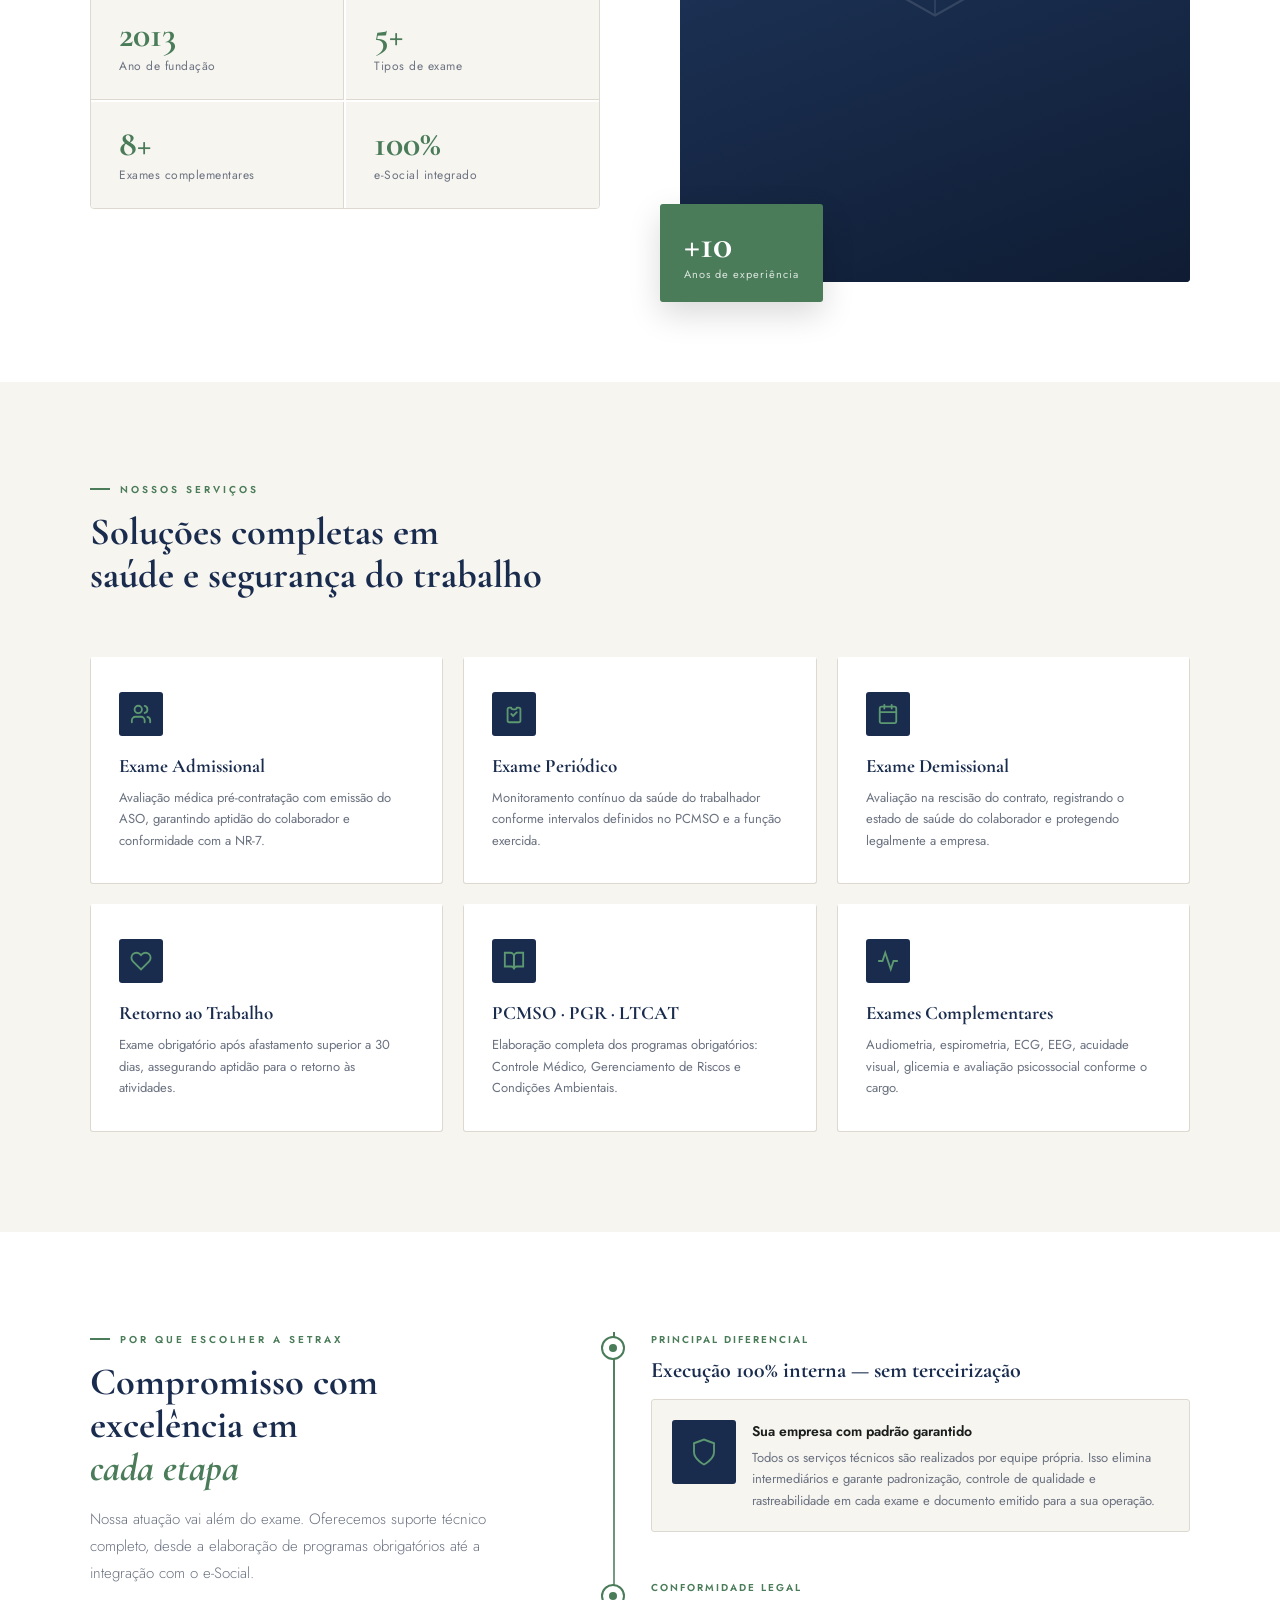
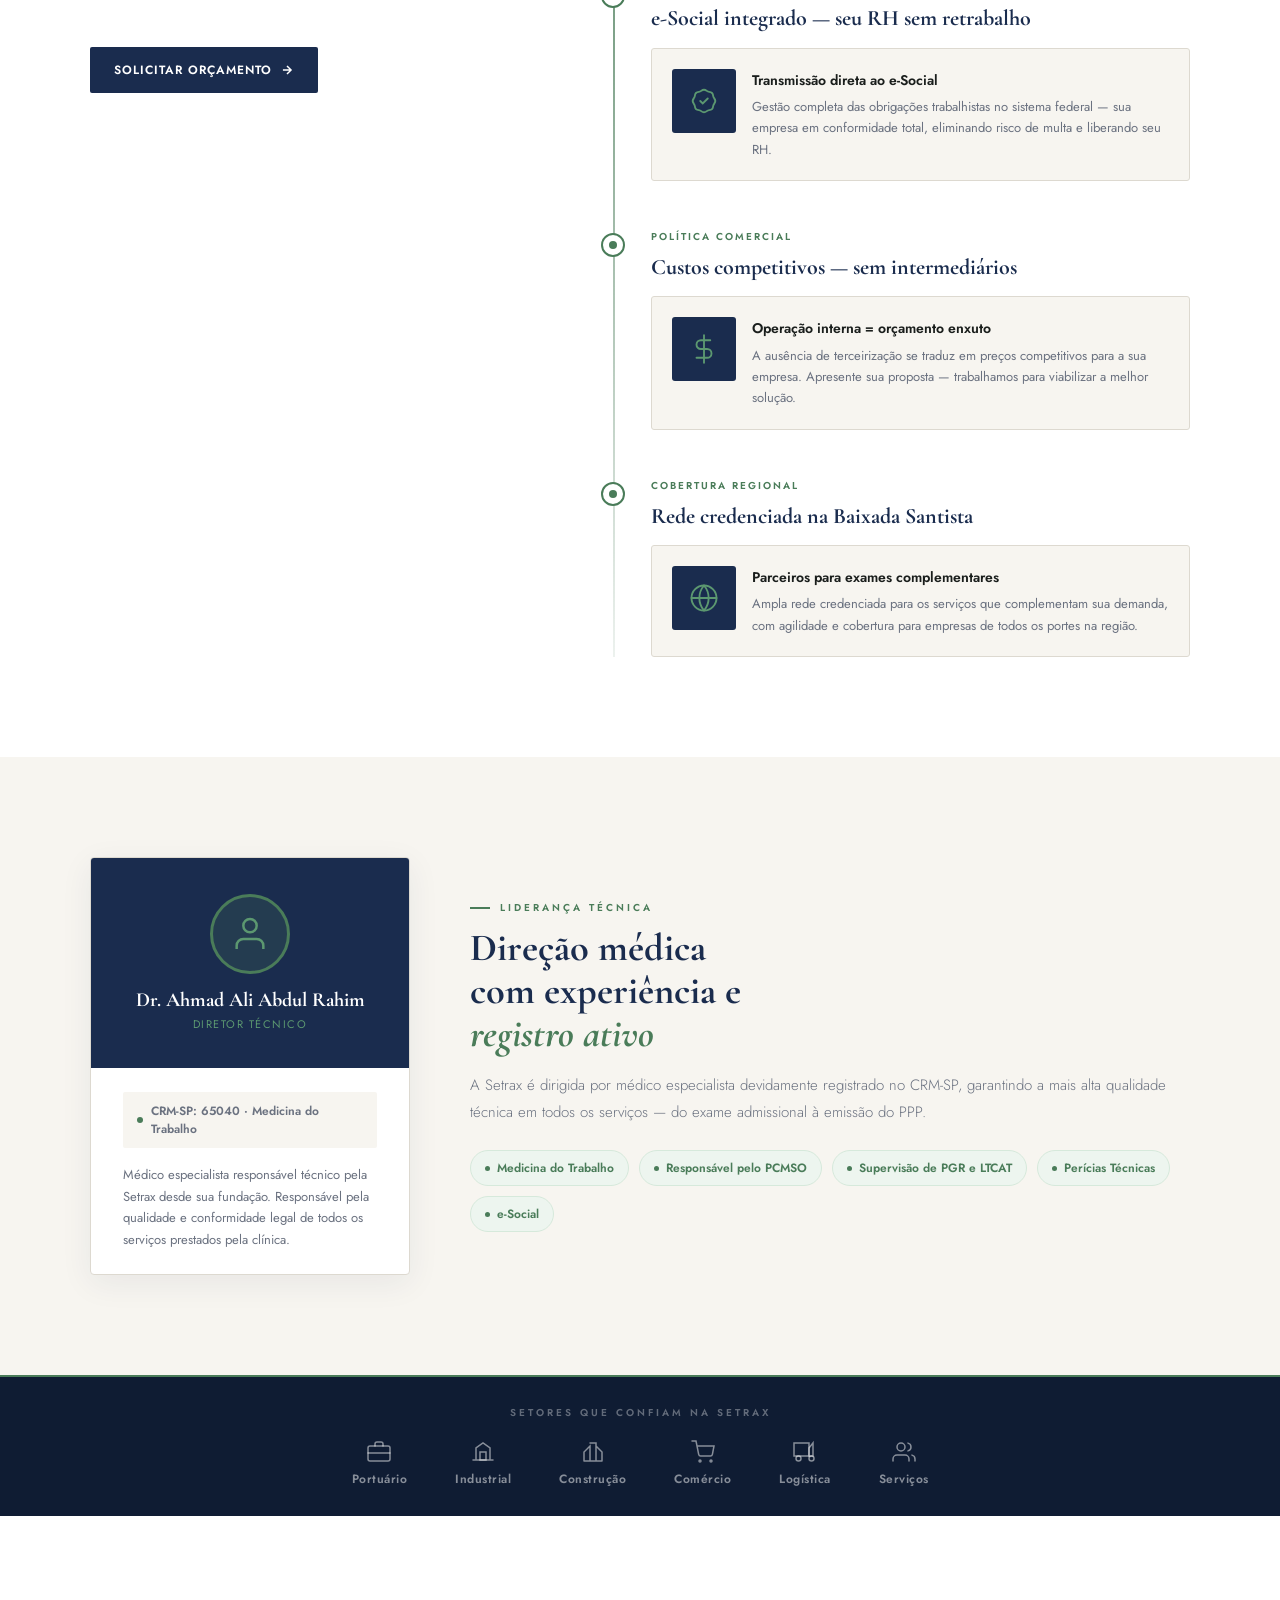
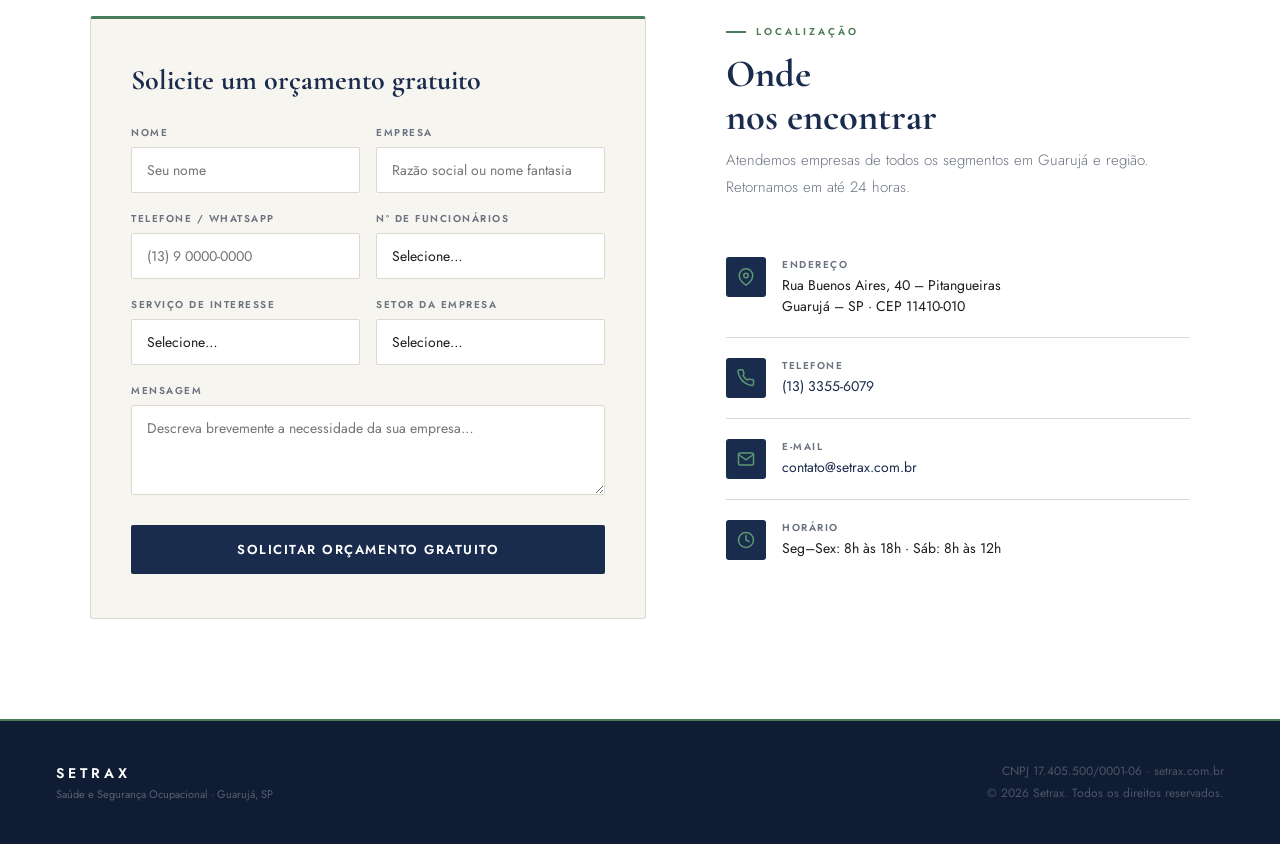
<file: setrax-azul.html>
<!DOCTYPE html>
<html lang="pt-BR">
<head>
<meta charset="UTF-8">
<meta name="viewport" content="width=device-width, initial-scale=1.0">
<title>Setrax – Saúde e Segurança Ocupacional</title>
<link href="https://fonts.googleapis.com/css2?family=Cormorant+Garamond:ital,wght@0,400;0,600;0,700;1,400;1,600&family=Jost:wght@300;400;500;600&display=swap" rel="stylesheet">
<style>
  :root {
    --navy:       #1a2c4e;
    --navy-deep:  #0f1c33;
    --navy-light: #243f6a;
    --green:      #4a7c59;
    --green-soft: #5c9870;
    --green-pale: #d6e9db;
    --green-ultra:#edf5ef;
    --gold:       #c8a96e;
    --cream:      #f7f5f0;
    --off:        #eeebe3;
    --border:     #ddd9d0;
    --text:       #1a1e1c;
    --muted:      #6b7280;
    --white:      #ffffff;
  }
  *, *::before, *::after { box-sizing: border-box; margin: 0; padding: 0; }
  html { scroll-behavior: smooth; }
  body {
    font-family: 'Jost', sans-serif;
    background: var(--white);
    color: var(--text);
    overflow-x: hidden;
  }

  /* ── NAV ── */
  nav {
    position: fixed; top: 0; left: 0; right: 0; z-index: 100;
    background: var(--navy-deep);
    height: 68px;
    display: flex; align-items: center;
    padding: 0 56px;
    justify-content: space-between;
  }
  .n-brand { display:flex; align-items:center; gap:12px; text-decoration:none; }
  .n-hex { width:34px; height:34px; }
  .n-name { font-family:'Jost',sans-serif; font-size:15px; font-weight:600; letter-spacing:4px; color:var(--white); }
  .n-links { display:flex; align-items:center; gap:36px; list-style:none; }
  .n-links a { font-size:12px; font-weight:500; letter-spacing:1px; text-transform:uppercase; color:rgba(255,255,255,.6); text-decoration:none; transition:color .2s; }
  .n-links a:hover { color:var(--white); }
  .n-cta { background:var(--green) !important; color:var(--white) !important; padding:10px 24px; border-radius:2px; }
  .n-cta:hover { background:var(--green-soft) !important; }

  /* ── HERO — Hatch Vida style ── */
  /* Full-height split com caixa de serviços sobrepostos na base */
  .hero {
    padding-top: 68px;
    position: relative;
    background: var(--navy-deep);
    min-height: 100vh;
    display: flex;
    flex-direction: column;
  }
  .hero-inner {
    flex: 1;
    display: grid;
    grid-template-columns: 1fr 1fr;
    position: relative;
  }

  /* Lado esquerdo: texto hero */
  .hero-left {
    padding: 80px 56px 180px;
    display: flex;
    flex-direction: column;
    justify-content: center;
    position: relative;
    z-index: 2;
  }
  .hero-badge {
    display: inline-flex; align-items:center; gap:10px;
    background: rgba(74,124,89,.15);
    border: 1px solid rgba(74,124,89,.35);
    color: var(--green-soft);
    font-size:11px; font-weight:600; letter-spacing:2.5px; text-transform:uppercase;
    padding: 8px 16px; border-radius:2px; margin-bottom:28px; width:fit-content;
  }
  .hero-badge::before { content:''; width:6px; height:6px; background:var(--green-soft); border-radius:50%; }
  .hero-h1 {
    font-family:'Cormorant Garamond',serif;
    font-size: clamp(44px, 4.5vw, 76px);
    font-weight:700; line-height:1.05; color:var(--white); margin-bottom:24px;
  }
  .hero-h1 em { font-style:italic; color:var(--green-soft); }
  .hero-sub {
    font-size:18px; line-height:1.75; color:rgba(255,255,255,.65);
    max-width:460px; margin-bottom:44px; font-weight:300;
  }
  .hero-btns { display:flex; gap:14px; flex-wrap:wrap; }
  .btn-p {
    display:inline-flex; align-items:center; gap:10px;
    background:var(--green); color:var(--white);
    font-size:13px; font-weight:600; letter-spacing:1.5px; text-transform:uppercase;
    padding:15px 30px; border-radius:2px; text-decoration:none;
    border:none; cursor:pointer; transition:background .25s, transform .2s;
  }
  .btn-p:hover { background:var(--green-soft); transform:translateY(-1px); }
  .btn-s {
    display:inline-flex; align-items:center; gap:10px;
    background:transparent; color:rgba(255,255,255,.75);
    font-size:12px; font-weight:600; letter-spacing:1.5px; text-transform:uppercase;
    padding:13px 26px; border-radius:2px; text-decoration:none;
    border:1px solid rgba(255,255,255,.2); cursor:pointer; transition:border-color .25s, color .25s;
  }
  .btn-s:hover { border-color:rgba(255,255,255,.5); color:var(--white); }

  /* Lado direito: foto/visual */
  .hero-right {
    position: relative;
    overflow: hidden;
  }
  @keyframes pulse-glow-bg {
    0%, 100% { 
      background: linear-gradient(135deg, var(--navy-light) 0%, var(--navy-deep) 100%);
    }
    50% { 
      background: linear-gradient(135deg, #2a4d75 0%, var(--navy-deep) 100%);
    }
  }
  .hero-right-bg {
    position: absolute; inset: 0;
    background: linear-gradient(135deg, var(--navy-light) 0%, var(--navy-deep) 100%);
    animation: pulse-glow-bg 6s ease-in-out infinite;
  }
  .hero-right-bg::after {
    content: ''; position: absolute;
    top: 20%; left: 50%; transform: translateX(-50%);
    width: 400px; height: 400px;
    background: radial-gradient(circle, rgba(74,124,89,.15) 0%, transparent 70%);
    border-radius: 50%;
    animation: pulse-radial 4s ease-in-out infinite;
  }
  @keyframes pulse-radial {
    0%, 100% { transform: translateX(-50%) scale(1); opacity: 0.5; }
    50% { transform: translateX(-50%) scale(1.2); opacity: 0.8; }
  }
  /* Grade de linhas decorativas */
  .hero-right-grid {
    position: absolute; inset: 0;
    background-image:
      linear-gradient(rgba(74,124,89,.06) 1px, transparent 1px),
      linear-gradient(90deg, rgba(74,124,89,.06) 1px, transparent 1px);
    background-size: 48px 48px;
    animation: gridMove 20s linear infinite;
  }
  @keyframes gridMove {
    from { background-position: 0 0; }
    to { background-position: 48px 48px; }
  }
  /* Círculos decorativos */
  @keyframes rotate-slow {
    from { transform: rotate(0deg); }
    to { transform: rotate(360deg); }
  }
  @keyframes pulse-circle {
    0%, 100% { border-color: rgba(74,124,89,.18); }
    50% { border-color: rgba(74,124,89,.35); }
  }
  .hero-circle-1 {
    position: absolute; top: 10%; right: 15%;
    width: 280px; height: 280px;
    border: 1px solid rgba(74,124,89,.18); border-radius: 50%;
    animation: rotate-slow 25s linear infinite, pulse-circle 3s ease-in-out infinite;
  }
  .hero-circle-1::before {
    content: ''; position: absolute; top: 50%; left: 0;
    width: 100%; height: 1px;
    background: linear-gradient(90deg, transparent, rgba(74,124,89,.3), transparent);
  }
  .hero-circle-2 {
    position: absolute; top: 20%; right: 22%;
    width: 160px; height: 160px;
    border: 1px solid rgba(74,124,89,.12); border-radius: 50%;
    animation: rotate-slow 20s linear infinite reverse;
  }
  .hero-circle-2::before {
    content: ''; position: absolute; top: 0; left: 50%;
    width: 1px; height: 100%;
    background: linear-gradient(180deg, transparent, rgba(74,124,89,.25), transparent);
  }
  /* Bloco de estatísticas flutuante - NOVO DESIGN */
  .hero-stat-float {
    position: absolute; top: 50%; left: 50%; transform: translate(-50%, -50%);
    display: grid; grid-template-columns: 1fr 1fr; gap: 16px;
    width: 60%; min-width: 50%;
    animation: fadeInUp 0.8s ease-out 0.3s both;
  }
  @keyframes fadeInUp {
    from { opacity: 0; transform: translate(-50%, -40%); }
    to { opacity: 1; transform: translate(-50%, -50%); }
  }
  @keyframes float {
    0%, 100% { transform: translateY(0); }
    50% { transform: translateY(-8px); }
  }
  @keyframes pulse-glow {
    0%, 100% { box-shadow: 0 0 20px rgba(74,124,89,.15), 0 8px 32px rgba(0,0,0,.2); }
    50% { box-shadow: 0 0 35px rgba(74,124,89,.35), 0 12px 40px rgba(0,0,0,.25); }
  }
  .stat-chip {
    background: rgba(255,255,255,.08);
    border: 1px solid rgba(74,124,89,.25);
    border-radius: 8px;
    padding: 24px 22px;
    backdrop-filter: blur(12px);
    position: relative;
    overflow: hidden;
    transition: all .4s cubic-bezier(0.4, 0, 0.2, 1);
  }
  .stat-chip::before {
    content: ''; position: absolute; top: 0; left: 0; right: 0;
    height: 3px;
    background: linear-gradient(90deg, var(--green), var(--green-soft));
    opacity: 0.8;
  }
  .stat-chip::after {
    content: ''; position: absolute; inset: 0;
    background: radial-gradient(circle at top right, rgba(74,124,89,.1), transparent 60%);
    opacity: 0; transition: opacity .4s;
  }
  .stat-chip:hover {
    transform: translateY(-6px);
    background: rgba(255,255,255,.12);
    border-color: rgba(74,124,89,.45);
    box-shadow: 0 0 40px rgba(74,124,89,.3), 0 16px 48px rgba(0,0,0,.3);
  }
  .stat-chip:hover::after { opacity: 1; }
  .stat-chip:nth-child(1) { animation: float 4s ease-in-out infinite; }
  .stat-chip:nth-child(2) { animation: float 4s ease-in-out 0.5s infinite; }
  .stat-chip:nth-child(3) { animation: float 4s ease-in-out 1s infinite; }
  .stat-chip:nth-child(4) { animation: float 4s ease-in-out 1.5s infinite; }
  
  .stat-icon {
    width: 44px; height: 44px;
    background: linear-gradient(135deg, var(--green), var(--green-soft));
    border-radius: 10px;
    display: flex; align-items: center; justify-content: center;
    margin-bottom: 14px;
    box-shadow: 0 4px 12px rgba(74,124,89,.3);
  }
  .stat-icon svg { width: 22px; height: 22px; stroke: white; fill: none; stroke-width: 2.5; stroke-linecap: round; }
  
  .stat-val { 
    font-family:'Cormorant Garamond',serif; 
    font-size:38px; font-weight:700; 
    color:var(--white); line-height:1; 
    margin-bottom: 6px;
    text-shadow: 0 2px 8px rgba(0,0,0,.2);
  }
  .stat-lbl { 
    font-size:12px; 
    color:rgba(255,255,255,.6); 
    letter-spacing:0.5px; 
    font-weight: 500;
  }

  /* Hexágonos flutuantes decorativos */
  @keyframes float-hex {
    0%, 100% { transform: translate(0, 0) rotate(0deg); opacity: 0.15; }
    25% { transform: translate(10px, -20px) rotate(45deg); opacity: 0.25; }
    50% { transform: translate(-10px, -40px) rotate(90deg); opacity: 0.15; }
    75% { transform: translate(15px, -20px) rotate(135deg); opacity: 0.2; }
  }
  .hero-hex {
    position: absolute;
    width: 40px; height: 40px;
    opacity: 0.15;
    pointer-events: none;
  }
  .hero-hex svg {
    width: 100%; height: 100%;
    stroke: var(--green-soft); fill: none; stroke-width: 1.5;
  }
  .hero-hex-1 { top: 15%; left: 20%; animation: float-hex 8s ease-in-out infinite; }
  .hero-hex-2 { top: 70%; left: 15%; animation: float-hex 10s ease-in-out 1s infinite; }
  .hero-hex-3 { top: 25%; right: 10%; animation: float-hex 12s ease-in-out 2s infinite; }
  .hero-hex-4 { bottom: 20%; right: 25%; animation: float-hex 9s ease-in-out 3s infinite; }

  /* ── CAIXAS SOBREPOSTAS — à la Hatch Vida ── */
  /* 3 cartões que ficam sobrepostos ao hero, metade saindo do fundo */
  .hero-services-strip {
    position: absolute;
    bottom: 0;
    left: 0; right: 0;
    z-index: 10;
    padding: 0 56px;
    display: grid;
    grid-template-columns: repeat(3, 1fr);
    gap: 2px;
    transform: translateY(50%);
  }
  .hs-card {
    background: var(--white);
    border: 1px solid var(--border);
    border-top: 3px solid var(--green);
    padding: 28px 28px 24px;
    box-shadow: 0 16px 48px rgba(0,0,0,.12);
    transition: transform .25s, box-shadow .25s;
    cursor: default;
  }
  .hs-card:hover { transform: translateY(-4px); box-shadow: 0 24px 64px rgba(0,0,0,.18); }
  .hs-icon {
    width: 40px; height: 40px;
    background: var(--green-ultra); border-radius: 8px;
    display: flex; align-items: center; justify-content: center;
    margin-bottom: 14px;
  }
  .hs-icon svg { width:20px; height:20px; stroke: var(--green); fill:none; stroke-width:2; stroke-linecap:round; }
  .hs-title { font-family:'Cormorant Garamond',serif; font-size:18px; font-weight:700; color:var(--navy); margin-bottom:8px; }
  .hs-desc { font-size:13px; line-height:1.6; color:var(--muted); }
  .hs-link { display:inline-flex; align-items:center; gap:6px; font-size:12px; font-weight:600; color:var(--green); text-decoration:none; margin-top:12px; letter-spacing:.5px; }
  .hs-link svg { width:12px; height:12px; transition:transform .2s; }
  .hs-card:hover .hs-link svg { transform:translateX(3px); }

  /* ── SPACER para compensar o overlap ── */
  .hero-spacer { height: 90px; background: var(--cream); }

  /* ── CREDENCIAIS ── */
  .cred-bar {
    background: var(--cream);
    padding: 28px 56px;
    border-bottom: 1px solid var(--border);
  }
  .cred-inner {
    max-width: 1100px; margin: 0 auto;
    display: flex; align-items: center; justify-content: center;
    gap: 48px; flex-wrap: wrap;
  }
  .cred-item {
    display: flex; align-items: center; gap: 10px;
    font-size: 12px; font-weight: 600; letter-spacing:.5px; color: var(--muted); white-space:nowrap;
  }
  .cred-dot { width:8px; height:8px; background:var(--green); border-radius:50%; flex-shrink:0; }
  .cred-sep { width:1px; height:28px; background:var(--border); }

  /* ── SOBRE / INTRO ── */
  .sobre {
    background: var(--white);
    padding: 100px 56px;
  }
  .sobre-inner {
    max-width: 1100px; margin: 0 auto;
    display: grid; grid-template-columns: 1fr 1fr;
    gap: 80px; align-items: center;
  }
  .eyebrow {
    font-size:10px; font-weight:600; letter-spacing:3px; text-transform:uppercase;
    color:var(--green); margin-bottom:14px; display:flex; align-items:center; gap:10px;
  }
  .eyebrow::before { content:''; width:20px; height:2px; background:var(--green); }
  .sec-h2 {
    font-family:'Cormorant Garamond',serif;
    font-size: clamp(30px, 3vw, 46px);
    font-weight:700; color:var(--navy); line-height:1.12; margin-bottom:20px;
  }
  .sec-h2 em { font-style:italic; color:var(--green); }
  .sec-p { font-size:15px; line-height:1.8; color:var(--muted); font-weight:300; }
  .sobre-nums {
    display:grid; grid-template-columns:1fr 1fr; gap:2px;
    border:1px solid var(--border); border-radius:4px; overflow:hidden; margin-top:32px;
  }
  .sn {
    padding:24px 28px; background:var(--cream);
    border-right:1px solid var(--border); border-bottom:1px solid var(--border);
  }
  .sn:nth-child(2n) { border-right:none; }
  .sn:nth-child(3), .sn:nth-child(4) { border-bottom:none; }
  .sn-val { font-family:'Cormorant Garamond',serif; font-size:36px; font-weight:700; color:var(--green); line-height:1; margin-bottom:4px; }
  .sn-lbl { font-size:12px; color:var(--muted); letter-spacing:.5px; }
  /* Sobre direita: visual */
  .sobre-right { position:relative; }
  .sobre-img-mock {
    width:100%; aspect-ratio:4/5; background:var(--navy);
    border-radius:4px; overflow:hidden; position:relative;
  }
  .sobre-img-inner {
    position:absolute; inset:0;
    background: linear-gradient(160deg, var(--navy-light) 0%, var(--navy-deep) 100%);
    display:flex; align-items:center; justify-content:center;
  }
  .sobre-img-inner svg { width:120px; height:120px; opacity:.12; }
  .sobre-badge-float {
    position:absolute; bottom:-20px; left:-20px;
    background:var(--green); color:var(--white);
    padding:20px 24px; border-radius:3px;
    box-shadow: 0 12px 32px rgba(0,0,0,.15);
  }
  .sbf-val { font-family:'Cormorant Garamond',serif; font-size:40px; font-weight:700; line-height:1; }
  .sbf-lbl { font-size:11px; letter-spacing:1px; opacity:.8; margin-top:2px; }

  /* ── SERVIÇOS COMPLETOS ── */
  .servicos { background:var(--cream); padding:100px 56px; }
  .servicos-inner { max-width:1100px; margin:0 auto; }
  .sec-header { margin-bottom:60px; }
  .services-grid {
    display:grid; grid-template-columns: repeat(3, 1fr); gap:20px;
  }
  .sv {
    background:var(--white); border:1px solid var(--border);
    border-top:3px solid transparent; border-radius:3px;
    padding:32px 28px;
    transition: border-top-color .25s, transform .25s, box-shadow .25s;
    cursor:default;
  }
  .sv:hover { border-top-color:var(--green); transform:translateY(-3px); box-shadow:0 12px 40px rgba(26,44,78,.08); }
  .sv-icon { width:44px; height:44px; background:var(--navy); border-radius:3px; display:flex; align-items:center; justify-content:center; margin-bottom:18px; }
  .sv-icon svg { width:22px; height:22px; stroke:var(--green-soft); fill:none; stroke-width:2; stroke-linecap:round; }
  .sv-title { font-family:'Cormorant Garamond',serif; font-size:19px; font-weight:700; color:var(--navy); margin-bottom:10px; }
  .sv-desc { font-size:13px; line-height:1.65; color:var(--muted); }

  /* ── TIMELINE — diferenciais ── */
  .diferenciais { background:var(--white); padding:100px 56px; }
  .diff-inner {
    max-width:1100px; margin:0 auto;
    display:grid; grid-template-columns:1fr 1.4fr; gap:80px; align-items:start;
  }
  .diff-left { position:sticky; top:100px; }
  .diff-left .sec-h2 { margin-bottom:16px; }
  .diff-left .sec-p { margin-bottom:32px; }
  .diff-cta-link {
    display:inline-flex; align-items:center; gap:8px;
    background:var(--navy); color:var(--white);
    font-size:12px; font-weight:600; letter-spacing:1px; text-transform:uppercase;
    padding:14px 24px; border-radius:2px; text-decoration:none;
    transition:background .25s;
  }
  .diff-cta-link:hover { background:var(--navy-light); }

  /* Timeline vertical */
  .timeline { position:relative; padding-left:0; }
  .timeline::before {
    content:''; position:absolute;
    left: 18px; top:0; bottom:0; width:2px;
    background: linear-gradient(to bottom, var(--green), rgba(74,124,89,.1));
  }
  .tl-item {
    position:relative; padding-left:56px; padding-bottom:48px;
    display:flex; flex-direction:column; gap:10px;
  }
  .tl-item:last-child { padding-bottom:0; }
  /* Bolinha da timeline */
  .tl-dot {
    position:absolute; left:6px; top:4px;
    width:24px; height:24px;
    background:var(--white); border:2px solid var(--green);
    border-radius:50%; display:flex; align-items:center; justify-content:center;
    transition: background .25s;
  }
  .tl-item:hover .tl-dot { background:var(--green); }
  .tl-dot-inner { width:8px; height:8px; background:var(--green); border-radius:50%; }
  .tl-item:hover .tl-dot-inner { background:var(--white); }
  /* Conteúdo */
  .tl-label {
    font-size:10px; font-weight:600; letter-spacing:2px; text-transform:uppercase;
    color:var(--green);
  }
  .tl-title {
    font-family:'Cormorant Garamond',serif; font-size:22px; font-weight:700;
    color:var(--navy); line-height:1.2;
  }
  /* Card com imagem ao lado */
  .tl-card {
    background:var(--cream); border:1px solid var(--border);
    border-radius:3px; padding:20px 20px; margin-top:6px;
    display:grid; grid-template-columns:64px 1fr; gap:16px; align-items:start;
    transition:box-shadow .25s;
  }
  .tl-item:hover .tl-card { box-shadow:0 6px 24px rgba(26,44,78,.07); }
  .tl-card-icon {
    width:64px; height:64px; background:var(--navy); border-radius:3px;
    display:flex; align-items:center; justify-content:center; flex-shrink:0;
  }
  .tl-card-icon svg { width:30px; height:30px; stroke:var(--green-soft); fill:none; stroke-width:1.5; stroke-linecap:round; }
  .tl-card-text { font-size:13px; line-height:1.65; color:var(--muted); }
  .tl-card-text strong { color:var(--text); display:block; margin-bottom:4px; font-weight:600; font-size:14px; }

  /* ── MÉDICO ── */
  .medico { background:var(--cream); padding:100px 56px; }
  .medico-inner {
    max-width:1100px; margin:0 auto;
    display:grid; grid-template-columns:320px 1fr; gap:60px; align-items:center;
  }
  .med-card {
    background:var(--white); border:1px solid var(--border);
    border-radius:4px; overflow:hidden;
    box-shadow:0 8px 32px rgba(26,44,78,.07);
  }
  .med-card-top {
    background:var(--navy); padding:36px 32px; text-align:center;
  }
  .med-av {
    width:80px; height:80px; border-radius:50%;
    background:rgba(74,124,89,.2); border:3px solid var(--green);
    display:flex; align-items:center; justify-content:center; margin:0 auto 14px;
  }
  .med-av svg { width:40px; height:40px; stroke:var(--green-soft); fill:none; stroke-width:1.5; }
  .med-nome { font-family:'Cormorant Garamond',serif; font-size:20px; font-weight:700; color:var(--white); }
  .med-cargo { font-size:11px; letter-spacing:1.5px; text-transform:uppercase; color:var(--green-soft); margin-top:4px; }
  .med-card-body { padding:24px 32px; }
  .med-crm {
    display:flex; align-items:center; gap:8px;
    background:var(--cream); padding:10px 14px; border-radius:2px;
    font-size:12px; font-weight:600; color:var(--muted); margin-bottom:16px;
  }
  .med-crm-dot { width:6px; height:6px; background:var(--green); border-radius:50%; flex-shrink:0; }
  .med-bio { font-size:13px; line-height:1.65; color:var(--muted); }
  /* Texto direita */
  .med-txt .eyebrow { margin-bottom:12px; }
  .med-txt .sec-h2 { margin-bottom:16px; }
  .med-chips { display:flex; flex-wrap:wrap; gap:10px; margin-top:24px; }
  .chip {
    display:flex; align-items:center; gap:7px;
    background:var(--green-ultra); border:1px solid var(--green-pale);
    color:var(--green); font-size:12px; font-weight:600; padding:8px 14px; border-radius:100px;
  }
  .chip-dot { width:5px; height:5px; background:var(--green); border-radius:50%; }

  /* ── CONTATO ── */
  .contato { background:var(--white); padding:100px 56px; }
  .contato-inner {
    max-width:1100px; margin:0 auto;
    display:grid; grid-template-columns:1.2fr 1fr; gap:80px; align-items:start;
  }
  .form-wrap {
    background:var(--cream); border:1px solid var(--border);
    border-top:3px solid var(--green); padding:44px 40px; border-radius:3px;
  }
  .form-wrap h3 {
    font-family:'Cormorant Garamond',serif; font-size:28px; font-weight:700;
    color:var(--navy); margin-bottom:28px;
  }
  .fg { margin-bottom:18px; }
  .fl { display:block; font-size:10px; font-weight:600; letter-spacing:1.5px; text-transform:uppercase; color:var(--muted); margin-bottom:7px; }
  .fi {
    width:100%; padding:12px 15px;
    font-family:'Jost',sans-serif; font-size:14px; color:var(--text);
    background:var(--white); border:1px solid var(--border); border-radius:2px;
    outline:none; transition:border-color .2s; appearance:none;
  }
  .fi:focus { border-color:var(--green); }
  textarea.fi { resize:vertical; min-height:90px; }
  .fsub {
    width:100%; background:var(--navy); color:var(--white);
    font-family:'Jost',sans-serif; font-size:13px; font-weight:600; letter-spacing:1.5px; text-transform:uppercase;
    padding:15px; border:none; border-radius:2px; cursor:pointer;
    transition:background .25s; margin-top:6px;
  }
  .fsub:hover { background:var(--navy-light); }
  .frow { display:grid; grid-template-columns:1fr 1fr; gap:16px; }
  /* Info direita */
  .info-right { padding-top:8px; }
  .info-right .sec-h2 { margin-bottom:8px; }
  .info-right .sec-p { margin-bottom:36px; }
  .ib { display:flex; align-items:flex-start; gap:16px; padding:20px 0; border-bottom:1px solid var(--border); }
  .ib:last-child { border-bottom:none; }
  .ib-icon { width:40px; height:40px; background:var(--navy); border-radius:3px; display:flex; align-items:center; justify-content:center; flex-shrink:0; }
  .ib-icon svg { width:18px; height:18px; stroke:var(--green-soft); fill:none; stroke-width:2; stroke-linecap:round; }
  .ib-lbl { font-size:10px; font-weight:600; letter-spacing:1.5px; text-transform:uppercase; color:var(--muted); margin-bottom:3px; }
  .ib-val { font-size:14px; color:var(--text); line-height:1.5; }
  .ib-val a { color:var(--navy); text-decoration:none; }
  .ib-val a:hover { color:var(--green); }

  /* ── FOOTER ── */
  footer {
    background:var(--navy-deep); border-top:2px solid var(--green);
    padding:40px 56px;
    display:flex; align-items:center; justify-content:space-between; flex-wrap:wrap; gap:20px;
  }
  .f-brand { font-size:14px; font-weight:600; letter-spacing:4px; color:var(--white); }
  .f-sub { font-size:11px; color:rgba(255,255,255,.3); margin-top:3px; }
  .f-right { font-size:12px; color:rgba(255,255,255,.25); text-align:right; line-height:1.8; }

  /* ── ANIMAÇÕES ── */
  .fade { opacity:0; transform:translateY(24px); transition:opacity .7s ease, transform .7s ease; }
  .fade.in { opacity:1; transform:none; }
  .fade:nth-child(2) { transition-delay:.08s; }
  .fade:nth-child(3) { transition-delay:.16s; }
  .fade:nth-child(4) { transition-delay:.24s; }
  .fade:nth-child(5) { transition-delay:.32s; }
  .fade:nth-child(6) { transition-delay:.40s; }
</style>
</head>
<body>

<!-- NAV -->
<nav>
  <a class="n-brand" href="#">
    <svg class="n-hex" viewBox="0 0 34 34" fill="none">
      <polygon points="17,2 30,9.5 30,24.5 17,32 4,24.5 4,9.5" stroke="#4a7c59" stroke-width="1.5" fill="none"/>
      <circle cx="17" cy="17" r="5.5" stroke="#4a7c59" stroke-width="1.5" fill="none"/>
      <line x1="17" y1="2" x2="17" y2="9.5" stroke="#4a7c59" stroke-width="1.5"/>
      <line x1="17" y1="24.5" x2="17" y2="32" stroke="#4a7c59" stroke-width="1.5"/>
    </svg>
    <span class="n-name">SETRAX</span>
  </a>
  <ul class="n-links">
    <li><a href="#servicos">Serviços</a></li>
    <li><a href="#diferenciais">Por que Setrax</a></li>
    <li><a href="#medico">Equipe</a></li>
    <li><a href="#contato" class="n-cta">Solicitar Orçamento</a></li>
  </ul>
</nav>

<!-- HERO -->
<div class="hero">
  <div class="hero-inner">
    <!-- Esquerda -->
    <div class="hero-left">
      <div class="hero-badge">Medicina Ocupacional · Guarujá, SP</div>
      <h1 class="hero-h1">
        Sua empresa<br><em>protegida</em> por<br>quem faz, não<br>terceiriza
      </h1>
      <p class="hero-sub">
        Medicina do trabalho e segurança ocupacional com equipe própria — padronização, controle de qualidade e custos competitivos para a sua operação.
      </p>
      <div class="hero-btns">
        <a href="#contato" class="btn-p">
          <svg width="14" height="14" viewBox="0 0 24 24" fill="none" stroke="currentColor" stroke-width="2.5"><path d="M22 16.92v3a2 2 0 01-2.18 2 19.79 19.79 0 01-8.63-3.07A19.5 19.5 0 014.5 12a19.79 19.79 0 01-3.07-8.67A2 2 0 013.44 1h3a2 2 0 012 1.72 12.84 12.84 0 00.7 2.81 2 2 0 01-.45 2.11L7.91 8.4a16 16 0 006.29 6.29l.77-.77a2 2 0 012.11-.45 12.84 12.84 0 002.81.7A2 2 0 0122 16.92z"/></svg>
          Solicitar Orçamento Gratuito
        </a>
        <a href="#servicos" class="btn-s">Nossos Serviços</a>
      </div>
    </div>
    <!-- Direita -->
    <div class="hero-right">
      <div class="hero-right-bg"></div>
      <div class="hero-right-grid"></div>
      <div class="hero-circle-1"></div>
      <div class="hero-circle-2"></div>
      <!-- Hexágonos flutuantes -->
      <div class="hero-hex hero-hex-1">
        <svg viewBox="0 0 40 40">
          <polygon points="20,2 35,11 35,29 20,38 5,29 5,11"/>
        </svg>
      </div>
      <div class="hero-hex hero-hex-2">
        <svg viewBox="0 0 40 40">
          <polygon points="20,2 35,11 35,29 20,38 5,29 5,11"/>
          <circle cx="20" cy="20" r="6"/>
        </svg>
      </div>
      <div class="hero-hex hero-hex-3">
        <svg viewBox="0 0 40 40">
          <polygon points="20,2 35,11 35,29 20,38 5,29 5,11"/>
        </svg>
      </div>
      <div class="hero-hex hero-hex-4">
        <svg viewBox="0 0 40 40">
          <polygon points="20,2 35,11 35,29 20,38 5,29 5,11"/>
          <line x1="20" y1="2" x2="20" y2="38"/>
        </svg>
      </div>
      <div class="hero-stat-float">
        <div class="stat-chip">
          <div class="stat-icon">
            <svg viewBox="0 0 24 24"><path d="M22 11.08V12a10 10 0 11-5.93-9.14"/><polyline points="22 4 12 14.01 9 11.01"/></svg>
          </div>
          <div class="stat-val">2013</div>
          <div class="stat-lbl">Fundação da Clínica</div>
        </div>
        <div class="stat-chip">
          <div class="stat-icon">
            <svg viewBox="0 0 24 24"><path d="M16 21v-2a4 4 0 00-4-4H6a4 4 0 00-4 4v2"/><circle cx="9" cy="7" r="4"/><path d="M22 21v-2a4 4 0 00-3-3.87M16 3.13a4 4 0 010 7.75"/></svg>
          </div>
          <div class="stat-val">100%</div>
          <div class="stat-lbl">Execução Interna</div>
        </div>
        <div class="stat-chip">
          <div class="stat-icon">
            <svg viewBox="0 0 24 24"><polyline points="22 12 18 12 15 21 9 3 6 12 2 12"/></svg>
          </div>
          <div class="stat-val">8+</div>
          <div class="stat-lbl">Exames Complementares</div>
        </div>
        <div class="stat-chip">
          <div class="stat-icon">
            <svg viewBox="0 0 24 24"><path d="M9 5H7a2 2 0 00-2 2v12a2 2 0 002 2h10a2 2 0 002-2V7a2 2 0 00-2-2h-2M9 5a2 2 0 002 2h2a2 2 0 002-2"/><path d="M9 12l2 2 4-4"/></svg>
          </div>
          <div class="stat-val">NR-7</div>
          <div class="stat-lbl">Conformidade Total</div>
        </div>
      </div>
    </div>
  </div>

  <!-- Cartões sobrepostos à la Hatch Vida -->
  <div class="hero-services-strip">
    <div class="hs-card">
      <div class="hs-icon">
        <svg viewBox="0 0 24 24"><path d="M16 21v-2a4 4 0 00-4-4H6a4 4 0 00-4 4v2"/><circle cx="9" cy="7" r="4"/><path d="M22 21v-2a4 4 0 00-3-3.87M16 3.13a4 4 0 010 7.75"/></svg>
      </div>
      <div class="hs-title">Exames Ocupacionais</div>
      <div class="hs-desc">Admissional, periódico, demissional, retorno ao trabalho e mudança de função com emissão de ASO.</div>
      <a href="#servicos" class="hs-link">Ver mais <svg viewBox="0 0 24 24" fill="none" stroke="currentColor" stroke-width="2.5"><path d="M5 12h14M12 5l7 7-7 7"/></svg></a>
    </div>
    <div class="hs-card">
      <div class="hs-icon">
        <svg viewBox="0 0 24 24"><path d="M9 5H7a2 2 0 00-2 2v12a2 2 0 002 2h10a2 2 0 002-2V7a2 2 0 00-2-2h-2M9 5a2 2 0 002 2h2a2 2 0 002-2"/><path d="M9 12l2 2 4-4"/></svg>
      </div>
      <div class="hs-title">PCMSO · PGR · LTCAT</div>
      <div class="hs-desc">Programas obrigatórios elaborados por equipe especializada, com integração total ao e-Social.</div>
      <a href="#servicos" class="hs-link">Ver mais <svg viewBox="0 0 24 24" fill="none" stroke="currentColor" stroke-width="2.5"><path d="M5 12h14M12 5l7 7-7 7"/></svg></a>
    </div>
    <div class="hs-card">
      <div class="hs-icon">
        <svg viewBox="0 0 24 24"><polyline points="22 12 18 12 15 21 9 3 6 12 2 12"/></svg>
      </div>
      <div class="hs-title">Exames Complementares</div>
      <div class="hs-desc">Audiometria, espirometria, ECG, EEG, acuidade visual, glicemia e avaliação psicossocial.</div>
      <a href="#servicos" class="hs-link">Ver mais <svg viewBox="0 0 24 24" fill="none" stroke="currentColor" stroke-width="2.5"><path d="M5 12h14M12 5l7 7-7 7"/></svg></a>
    </div>
  </div>
</div>
<div class="hero-spacer"></div>

<!-- CREDENCIAIS -->
<div class="cred-bar">
  <div class="cred-inner">
    <div class="cred-item"><div class="cred-dot"></div>Equipe Própria · Sem Terceirização</div>
    <div class="cred-sep"></div>
    <div class="cred-item"><div class="cred-dot"></div>CRM-SP 65040 · Diretor Técnico</div>
    <div class="cred-sep"></div>
    <div class="cred-item"><div class="cred-dot"></div>PCMSO · PGR · LTCAT · PPP</div>
    <div class="cred-sep"></div>
    <div class="cred-item"><div class="cred-dot"></div>e-Social Integrado</div>
    <div class="cred-sep"></div>
    <div class="cred-item"><div class="cred-dot"></div>Rede Credenciada na Baixada Santista</div>
  </div>
</div>

<!-- SOBRE -->
<section class="sobre">
  <div class="sobre-inner">
    <div>
      <div class="eyebrow fade">Sobre a Setrax</div>
      <h2 class="sec-h2 fade">Sua empresa protegida<br>por <em>equipe própria</em></h2>
      <p class="sec-p fade">
        A Setrax é uma clínica de medicina do trabalho que se diferencia pela execução interna de todos os serviços técnicos — sem terceirização. Isso garante à sua empresa padronização, controle de qualidade e custos competitivos desde 2013, em Guarujá e na Baixada Santista.
      </p>
      <div class="sobre-nums fade">
        <div class="sn"><div class="sn-val">2013</div><div class="sn-lbl">Ano de fundação</div></div>
        <div class="sn"><div class="sn-val">5+</div><div class="sn-lbl">Tipos de exame</div></div>
        <div class="sn"><div class="sn-val">8+</div><div class="sn-lbl">Exames complementares</div></div>
        <div class="sn"><div class="sn-val">100%</div><div class="sn-lbl">e-Social integrado</div></div>
      </div>
    </div>
    <div class="sobre-right fade">
      <div class="sobre-img-mock">
        <div class="sobre-img-inner">
          <svg viewBox="0 0 80 80" fill="none" stroke="white" stroke-width="1">
            <polygon points="40,5 70,22 70,58 40,75 10,58 10,22" stroke-width="1.5"/>
            <circle cx="40" cy="40" r="14"/>
            <line x1="40" y1="5" x2="40" y2="24"/>
            <line x1="40" y1="56" x2="40" y2="75"/>
            <path d="M33 37h4v4h6v-4h4" stroke-linecap="round" stroke-linejoin="round"/>
          </svg>
        </div>
      </div>
      <div class="sobre-badge-float">
        <div class="sbf-val">+10</div>
        <div class="sbf-lbl">Anos de experiência</div>
      </div>
    </div>
  </div>
</section>

<!-- SERVIÇOS -->
<section class="servicos" id="servicos">
  <div class="servicos-inner">
    <div class="sec-header">
      <div class="eyebrow fade">Nossos Serviços</div>
      <h2 class="sec-h2 fade">Soluções completas em<br>saúde e segurança do trabalho</h2>
    </div>
    <div class="services-grid">
      <div class="sv fade">
        <div class="sv-icon"><svg viewBox="0 0 24 24"><path d="M16 21v-2a4 4 0 00-4-4H6a4 4 0 00-4 4v2"/><circle cx="9" cy="7" r="4"/><path d="M22 21v-2a4 4 0 00-3-3.87M16 3.13a4 4 0 010 7.75"/></svg></div>
        <div class="sv-title">Exame Admissional</div>
        <p class="sv-desc">Avaliação médica pré-contratação com emissão do ASO, garantindo aptidão do colaborador e conformidade com a NR-7.</p>
      </div>
      <div class="sv fade">
        <div class="sv-icon"><svg viewBox="0 0 24 24"><path d="M9 5H7a2 2 0 00-2 2v12a2 2 0 002 2h10a2 2 0 002-2V7a2 2 0 00-2-2h-2M9 5a2 2 0 002 2h2a2 2 0 002-2"/><path d="M9 12l2 2 4-4"/></svg></div>
        <div class="sv-title">Exame Periódico</div>
        <p class="sv-desc">Monitoramento contínuo da saúde do trabalhador conforme intervalos definidos no PCMSO e a função exercida.</p>
      </div>
      <div class="sv fade">
        <div class="sv-icon"><svg viewBox="0 0 24 24"><rect x="3" y="4" width="18" height="18" rx="2"/><line x1="16" y1="2" x2="16" y2="6"/><line x1="8" y1="2" x2="8" y2="6"/><line x1="3" y1="10" x2="21" y2="10"/></svg></div>
        <div class="sv-title">Exame Demissional</div>
        <p class="sv-desc">Avaliação na rescisão do contrato, registrando o estado de saúde do colaborador e protegendo legalmente a empresa.</p>
      </div>
      <div class="sv fade">
        <div class="sv-icon"><svg viewBox="0 0 24 24"><path d="M20.84 4.61a5.5 5.5 0 00-7.78 0L12 5.67l-1.06-1.06a5.5 5.5 0 00-7.78 7.78l1.06 1.06L12 21.23l7.78-7.78 1.06-1.06a5.5 5.5 0 000-7.78z"/></svg></div>
        <div class="sv-title">Retorno ao Trabalho</div>
        <p class="sv-desc">Exame obrigatório após afastamento superior a 30 dias, assegurando aptidão para o retorno às atividades.</p>
      </div>
      <div class="sv fade">
        <div class="sv-icon"><svg viewBox="0 0 24 24"><path d="M2 3h6a4 4 0 014 4v14a3 3 0 00-3-3H2z"/><path d="M22 3h-6a4 4 0 00-4 4v14a3 3 0 013-3h7z"/></svg></div>
        <div class="sv-title">PCMSO · PGR · LTCAT</div>
        <p class="sv-desc">Elaboração completa dos programas obrigatórios: Controle Médico, Gerenciamento de Riscos e Condições Ambientais.</p>
      </div>
      <div class="sv fade">
        <div class="sv-icon"><svg viewBox="0 0 24 24"><polyline points="22 12 18 12 15 21 9 3 6 12 2 12"/></svg></div>
        <div class="sv-title">Exames Complementares</div>
        <p class="sv-desc">Audiometria, espirometria, ECG, EEG, acuidade visual, glicemia e avaliação psicossocial conforme o cargo.</p>
      </div>
    </div>
  </div>
</section>

<!-- DIFERENCIAIS — TIMELINE -->
<section class="diferenciais" id="diferenciais">
  <div class="diff-inner">
    <div class="diff-left fade">
      <div class="eyebrow">Por que escolher a Setrax</div>
      <h2 class="sec-h2">Compromisso com<br>excelência em<br><em>cada etapa</em></h2>
      <p class="sec-p">Nossa atuação vai além do exame. Oferecemos suporte técnico completo, desde a elaboração de programas obrigatórios até a integração com o e-Social.</p>
      <a href="#contato" class="diff-cta-link" style="margin-top:28px;">
        Solicitar Orçamento
        <svg width="14" height="14" viewBox="0 0 24 24" fill="none" stroke="currentColor" stroke-width="2.5"><path d="M5 12h14M12 5l7 7-7 7"/></svg>
      </a>
    </div>
    <div class="timeline">
      <div class="tl-item fade">
        <div class="tl-dot"><div class="tl-dot-inner"></div></div>
        <div class="tl-label">Principal Diferencial</div>
        <div class="tl-title">Execução 100% interna — sem terceirização</div>
        <div class="tl-card">
          <div class="tl-card-icon"><svg viewBox="0 0 24 24"><path d="M12 22s8-4 8-10V5l-8-3-8 3v7c0 6 8 10 8 10z"/></svg></div>
          <div class="tl-card-text"><strong>Sua empresa com padrão garantido</strong>Todos os serviços técnicos são realizados por equipe própria. Isso elimina intermediários e garante padronização, controle de qualidade e rastreabilidade em cada exame e documento emitido para a sua operação.</div>
        </div>
      </div>
      <div class="tl-item fade">
        <div class="tl-dot"><div class="tl-dot-inner"></div></div>
        <div class="tl-label">Conformidade Legal</div>
        <div class="tl-title">e-Social integrado — seu RH sem retrabalho</div>
        <div class="tl-card">
          <div class="tl-card-icon"><svg viewBox="0 0 24 24"><path d="M9 12l2 2 4-4M7.835 4.697a3.42 3.42 0 001.946-.806 3.42 3.42 0 014.438 0 3.42 3.42 0 001.946.806 3.42 3.42 0 013.138 3.138 3.42 3.42 0 00.806 1.946 3.42 3.42 0 010 4.438 3.42 3.42 0 00-.806 1.946 3.42 3.42 0 01-3.138 3.138 3.42 3.42 0 00-1.946.806 3.42 3.42 0 01-4.438 0 3.42 3.42 0 00-1.946-.806 3.42 3.42 0 01-3.138-3.138 3.42 3.42 0 00-.806-1.946 3.42 3.42 0 010-4.438 3.42 3.42 0 00.806-1.946 3.42 3.42 0 013.138-3.138z"/></svg></div>
          <div class="tl-card-text"><strong>Transmissão direta ao e-Social</strong>Gestão completa das obrigações trabalhistas no sistema federal — sua empresa em conformidade total, eliminando risco de multa e liberando seu RH.</div>
        </div>
      </div>
      <div class="tl-item fade">
        <div class="tl-dot"><div class="tl-dot-inner"></div></div>
        <div class="tl-label">Política Comercial</div>
        <div class="tl-title">Custos competitivos — sem intermediários</div>
        <div class="tl-card">
          <div class="tl-card-icon"><svg viewBox="0 0 24 24"><line x1="12" y1="1" x2="12" y2="23"/><path d="M17 5H9.5a3.5 3.5 0 000 7h5a3.5 3.5 0 010 7H6"/></svg></div>
          <div class="tl-card-text"><strong>Operação interna = orçamento enxuto</strong>A ausência de terceirização se traduz em preços competitivos para a sua empresa. Apresente sua proposta — trabalhamos para viabilizar a melhor solução.</div>
        </div>
      </div>
      <div class="tl-item fade">
        <div class="tl-dot"><div class="tl-dot-inner"></div></div>
        <div class="tl-label">Cobertura Regional</div>
        <div class="tl-title">Rede credenciada na Baixada Santista</div>
        <div class="tl-card">
          <div class="tl-card-icon"><svg viewBox="0 0 24 24"><circle cx="12" cy="12" r="10"/><path d="M2 12h20M12 2a15.3 15.3 0 010 20M12 2a15.3 15.3 0 000 20"/></svg></div>
          <div class="tl-card-text"><strong>Parceiros para exames complementares</strong>Ampla rede credenciada para os serviços que complementam sua demanda, com agilidade e cobertura para empresas de todos os portes na região.</div>
        </div>
      </div>
    </div>
  </div>
</section>

<!-- MÉDICO -->
<section class="medico" id="medico">
  <div class="medico-inner">
    <div class="med-card fade">
      <div class="med-card-top">
        <div class="med-av">
          <svg viewBox="0 0 24 24"><path d="M20 21v-2a4 4 0 00-4-4H8a4 4 0 00-4 4v2"/><circle cx="12" cy="7" r="4"/></svg>
        </div>
        <div class="med-nome">Dr. Ahmad Ali Abdul Rahim</div>
        <div class="med-cargo">Diretor Técnico</div>
      </div>
      <div class="med-card-body">
        <div class="med-crm"><div class="med-crm-dot"></div>CRM-SP: 65040 · Medicina do Trabalho</div>
        <p class="med-bio">Médico especialista responsável técnico pela Setrax desde sua fundação. Responsável pela qualidade e conformidade legal de todos os serviços prestados pela clínica.</p>
      </div>
    </div>
    <div class="med-txt fade">
      <div class="eyebrow">Liderança Técnica</div>
      <h2 class="sec-h2">Direção médica<br>com experiência e<br><em>registro ativo</em></h2>
      <p class="sec-p">A Setrax é dirigida por médico especialista devidamente registrado no CRM-SP, garantindo a mais alta qualidade técnica em todos os serviços — do exame admissional à emissão do PPP.</p>
      <div class="med-chips">
        <div class="chip"><span class="chip-dot"></span>Medicina do Trabalho</div>
        <div class="chip"><span class="chip-dot"></span>Responsável pelo PCMSO</div>
        <div class="chip"><span class="chip-dot"></span>Supervisão de PGR e LTCAT</div>
        <div class="chip"><span class="chip-dot"></span>Perícias Técnicas</div>
        <div class="chip"><span class="chip-dot"></span>e-Social</div>
      </div>
    </div>
  </div>
</section>

<!-- SETORES ATENDIDOS -->
<div class="cred-bar" style="background:var(--navy-deep);border-top:2px solid var(--green);border-bottom:none;">
  <div class="cred-inner" style="flex-direction:column;gap:20px;">
    <div style="font-size:10px;font-weight:600;letter-spacing:3px;text-transform:uppercase;color:rgba(255,255,255,.35);">Setores que confiam na Setrax</div>
    <div class="cred-inner" style="gap:48px;">
      <div class="cred-item" style="color:rgba(255,255,255,.5);flex-direction:column;gap:6px;"><svg viewBox="0 0 24 24" fill="none" stroke="currentColor" stroke-width="1.5" stroke-linecap="round" width="24" height="24"><rect x="1" y="6" width="22" height="15" rx="2"/><path d="M1 13h22"/><path d="M8 6V4a2 2 0 012-2h4a2 2 0 012 2v2"/></svg><span>Portuário</span></div>
      <div class="cred-item" style="color:rgba(255,255,255,.5);flex-direction:column;gap:6px;"><svg viewBox="0 0 24 24" fill="none" stroke="currentColor" stroke-width="1.5" stroke-linecap="round" width="24" height="24"><path d="M2 20h20M5 20V8l7-5 7 5v12"/><rect x="9" y="12" width="6" height="8"/></svg><span>Industrial</span></div>
      <div class="cred-item" style="color:rgba(255,255,255,.5);flex-direction:column;gap:6px;"><svg viewBox="0 0 24 24" fill="none" stroke="currentColor" stroke-width="1.5" stroke-linecap="round" width="24" height="24"><path d="M3 21h18M9 21V6l-6 6v9M9 3h6v18M21 21V12l-6-6"/></svg><span>Construção</span></div>
      <div class="cred-item" style="color:rgba(255,255,255,.5);flex-direction:column;gap:6px;"><svg viewBox="0 0 24 24" fill="none" stroke="currentColor" stroke-width="1.5" stroke-linecap="round" width="24" height="24"><circle cx="9" cy="21" r="1"/><circle cx="20" cy="21" r="1"/><path d="M1 1h4l2.68 13.39a2 2 0 002 1.61h9.72a2 2 0 002-1.61L23 6H6"/></svg><span>Comércio</span></div>
      <div class="cred-item" style="color:rgba(255,255,255,.5);flex-direction:column;gap:6px;"><svg viewBox="0 0 24 24" fill="none" stroke="currentColor" stroke-width="1.5" stroke-linecap="round" width="24" height="24"><rect x="1" y="3" width="15" height="13"/><polygon points="16 8 20 3 20 16 16 16"/><circle cx="5.5" cy="18.5" r="2.5"/><circle cx="18.5" cy="18.5" r="2.5"/></svg><span>Logística</span></div>
      <div class="cred-item" style="color:rgba(255,255,255,.5);flex-direction:column;gap:6px;"><svg viewBox="0 0 24 24" fill="none" stroke="currentColor" stroke-width="1.5" stroke-linecap="round" width="24" height="24"><path d="M17 21v-2a4 4 0 00-4-4H5a4 4 0 00-4 4v2"/><circle cx="9" cy="7" r="4"/><path d="M23 21v-2a4 4 0 00-3-3.87M16 3.13a4 4 0 010 7.75"/></svg><span>Serviços</span></div>
    </div>
  </div>
</div>

<!-- CONTATO -->
<section class="contato" id="contato">
  <div class="contato-inner">
    <div class="form-wrap fade">
      <h3>Solicite um orçamento gratuito</h3>
      <div class="frow">
        <div class="fg"><label class="fl">Nome</label><input type="text" class="fi" placeholder="Seu nome"></div>
        <div class="fg"><label class="fl">Empresa</label><input type="text" class="fi" placeholder="Razão social ou nome fantasia"></div>
      </div>
      <div class="frow">
        <div class="fg"><label class="fl">Telefone / WhatsApp</label><input type="tel" class="fi" placeholder="(13) 9 0000-0000"></div>
        <div class="fg">
          <label class="fl">Nº de Funcionários</label>
          <select class="fi">
            <option value="">Selecione…</option>
            <option>1 a 10</option>
            <option>11 a 50</option>
            <option>51 a 200</option>
            <option>Mais de 200</option>
          </select>
        </div>
      </div>
      <div class="frow">
        <div class="fg">
          <label class="fl">Serviço de Interesse</label>
          <select class="fi">
            <option value="">Selecione…</option>
            <option>Exames Ocupacionais</option>
            <option>PCMSO</option>
            <option>PGR / LTCAT</option>
            <option>Exames Complementares</option>
            <option>Pacote Completo</option>
          </select>
        </div>
        <div class="fg">
          <label class="fl">Setor da Empresa</label>
          <select class="fi">
            <option value="">Selecione…</option>
            <option>Portuário / Marítimo</option>
            <option>Industrial</option>
            <option>Construção Civil</option>
            <option>Comércio / Varejo</option>
            <option>Logística / Transporte</option>
            <option>Serviços</option>
            <option>Outro</option>
          </select>
        </div>
      </div>
      <div class="fg"><label class="fl">Mensagem</label><textarea class="fi" placeholder="Descreva brevemente a necessidade da sua empresa…"></textarea></div>
      <button class="fsub">Solicitar Orçamento Gratuito</button>
    </div>
    <div class="info-right fade">
      <div class="eyebrow">Localização</div>
      <h2 class="sec-h2">Onde<br>nos encontrar</h2>
      <p class="sec-p">Atendemos empresas de todos os segmentos em Guarujá e região. Retornamos em até 24 horas.</p>
      <div class="ib">
        <div class="ib-icon"><svg viewBox="0 0 24 24"><path d="M21 10c0 7-9 13-9 13s-9-6-9-13a9 9 0 0118 0z"/><circle cx="12" cy="10" r="3"/></svg></div>
        <div><div class="ib-lbl">Endereço</div><div class="ib-val">Rua Buenos Aires, 40 – Pitangueiras<br>Guarujá – SP · CEP 11410-010</div></div>
      </div>
      <div class="ib">
        <div class="ib-icon"><svg viewBox="0 0 24 24"><path d="M22 16.92v3a2 2 0 01-2.18 2 19.79 19.79 0 01-8.63-3.07A19.5 19.5 0 014.5 12a19.79 19.79 0 01-3.07-8.67A2 2 0 013.44 1h3a2 2 0 012 1.72 12.84 12.84 0 00.7 2.81 2 2 0 01-.45 2.11L7.91 8.4a16 16 0 006.29 6.29l.77-.77a2 2 0 012.11-.45 12.84 12.84 0 002.81.7A2 2 0 0122 16.92z"/></svg></div>
        <div><div class="ib-lbl">Telefone</div><div class="ib-val"><a href="tel:1333556079">(13) 3355-6079</a></div></div>
      </div>
      <div class="ib">
        <div class="ib-icon"><svg viewBox="0 0 24 24"><path d="M4 4h16c1.1 0 2 .9 2 2v12c0 1.1-.9 2-2 2H4c-1.1 0-2-.9-2-2V6c0-1.1.9-2 2-2z"/><polyline points="22,6 12,13 2,6"/></svg></div>
        <div><div class="ib-lbl">E-mail</div><div class="ib-val"><a href="mailto:contato@setrax.com.br">contato@setrax.com.br</a></div></div>
      </div>
      <div class="ib">
        <div class="ib-icon"><svg viewBox="0 0 24 24"><circle cx="12" cy="12" r="10"/><polyline points="12 6 12 12 16 14"/></svg></div>
        <div><div class="ib-lbl">Horário</div><div class="ib-val">Seg–Sex: 8h às 18h · Sáb: 8h às 12h</div></div>
      </div>
    </div>
  </div>
</section>

<!-- FOOTER -->
<footer>
  <div>
    <div class="f-brand">SETRAX</div>
    <div class="f-sub">Saúde e Segurança Ocupacional · Guarujá, SP</div>
  </div>
  <div class="f-right">CNPJ 17.405.500/0001-06 · setrax.com.br<br>© 2026 Setrax. Todos os direitos reservados.</div>
</footer>

<script>
  const o = new IntersectionObserver(e => e.forEach(i => { if(i.isIntersecting) i.target.classList.add('in'); }), { threshold: 0.1 });
  document.querySelectorAll('.fade').forEach(el => o.observe(el));
  const nav = document.querySelector('nav');
  window.addEventListener('scroll', () => { nav.style.boxShadow = scrollY > 40 ? '0 4px 24px rgba(0,0,0,.3)' : 'none'; });
</script>
</body>
</html>
</file>
